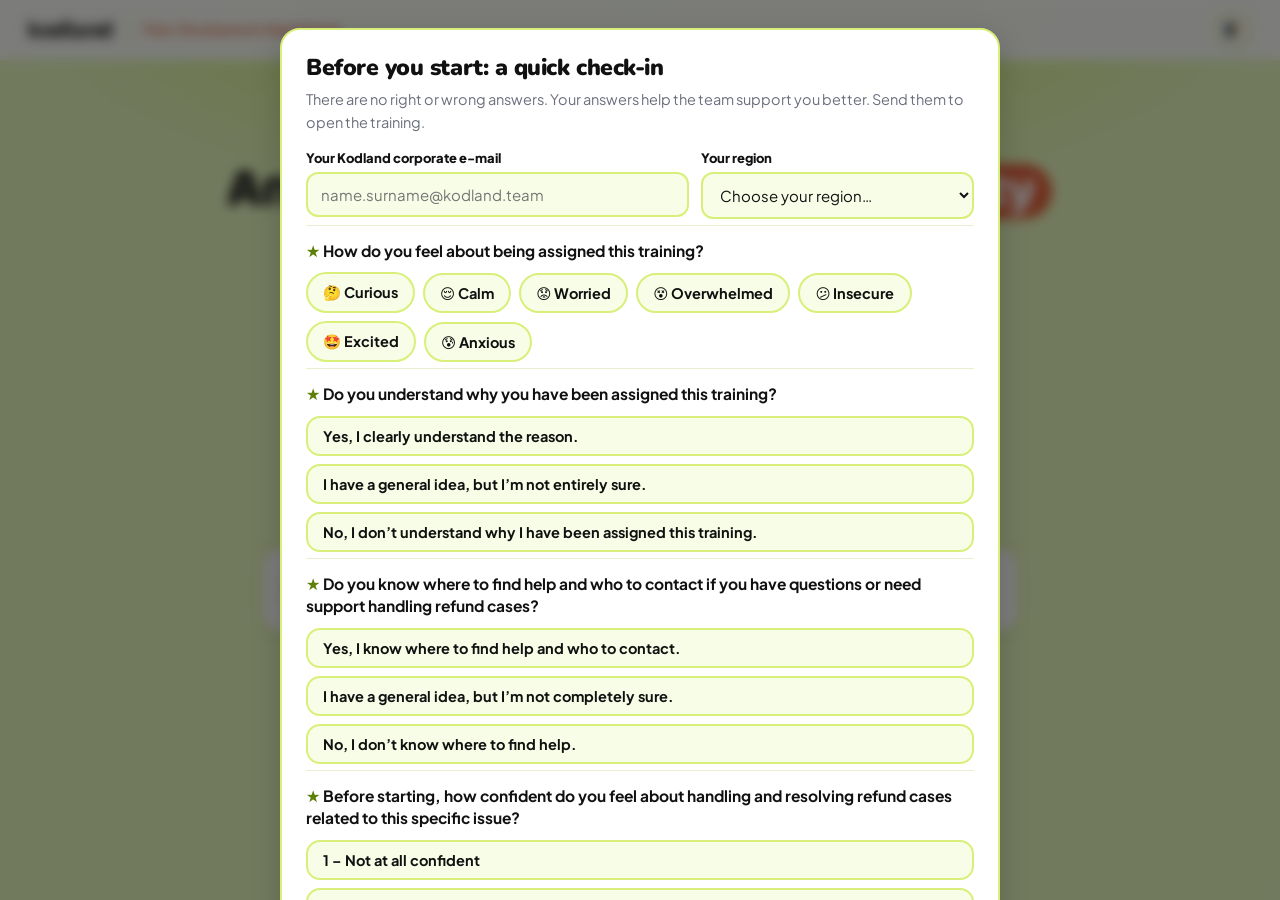
<file: index.html>
<!DOCTYPE html>
<html lang="en">
<head>
<meta charset="UTF-8">
<meta name="viewport" content="width=device-width, initial-scale=1.0">
<title>Mini-Training · Lesson Quality — Kodland Tutor Training</title>
<link rel="preconnect" href="https://fonts.googleapis.com"><link rel="preconnect" href="https://fonts.gstatic.com" crossorigin>
<link href="https://fonts.googleapis.com/css2?family=Baloo+2:wght@600;700;800&family=Inter:wght@400;500;600;700;800&family=Nunito:wght@700;800;900&family=Plus+Jakarta+Sans:wght@400;500;600;700;800&display=swap" rel="stylesheet">
<link rel="stylesheet" href="assets/style.css">
<link rel="stylesheet" href="assets/theme.css">
<style>:root,:root[data-theme="dark"]{--pink:#E4572E;--pink-d:#C2421D;--coral:#E4572E;--coral-d:#C2421D}:root:not([data-theme="dark"]){--pink-l:#FBE7E2}</style>
<script src="assets/td-gate.js" defer></script>
</head>
<body>

<!-- HOME -->
<div id="screen-home" class="screen active">
  <nav class="nav">
    <a class="logo" href="#" onclick="goHome();return false;">
      <span class="logo-mark">kodland</span>
      <span class="logo-div"></span>
      <span class="logo-sub" data-i18n="logoSub"></span>
    </a>
    <div class="nav-r">
      <button class="tbtn" onclick="toggleTheme()">🌓</button>
    </div>
  </nav>
  <div class="hero">
    <div class="hero-inner">
      <div class="eyebrow" data-i18n="heroEyebrow"></div>
      <h1 data-i18n-html="heroTitle"></h1>
      <p data-i18n="heroIntro"></p>
      <div class="hero-art" id="heroArt"></div>
      <div class="hero-cards">
        <div class="hcard"><span class="hc-ic">🧑‍💻</span><div data-i18n-html="heroCard1"></div></div>
        <div class="hcard"><span class="hc-ic">🧪</span><div data-i18n-html="heroCard2"></div></div>
      </div>
      <p class="hero-work" data-i18n="heroWork" style="font-size:14.5px;font-weight:700"></p>
      <button class="start-btn" onclick="goDashboard()" data-i18n="startBtn"></button>
    </div>
  </div>
</div>

<!-- DASHBOARD -->
<div id="screen-path" class="screen">
  <nav class="nav">
    <a class="logo" href="#" onclick="goHome();return false;">
      <span class="logo-mark">kodland</span>
      <span class="logo-div"></span>
      <span class="logo-sub" data-i18n="logoSub"></span>
    </a>
    <div class="nav-r">
      <span id="ntag" style="font-size:13px;color:var(--text-muted);font-weight:700;display:none"></span>
      <button class="tbtn" onclick="devUnlockAll()" data-i18n-title="devTitle" title="">🔓</button>
      <button class="tbtn" onclick="toggleTheme()">🌓</button>
    </div>
  </nav>
  <div class="msec">
    <div class="slbl" data-i18n="pathLabel"></div>
    <div class="pbar"><b id="pbCount">0/6</b><div class="ptrack"><i id="pbFill"></i></div><span data-i18n="pbLabel"></span></div>
    <div class="grid" id="mgrid"></div>
  </div>
</div>

<!-- CONTENT -->
<div id="screen-content" class="screen">
  <nav class="nav">
    <a class="logo" href="#" onclick="goHome();return false;">
      <span class="logo-mark">kodland</span>
      <span class="logo-div"></span>
      <span class="logo-sub" data-i18n="logoSub"></span>
    </a>
    <div class="nav-r">
      <button class="tbtn" onclick="goDashboard()" data-i18n-title="backToPath" title="">🏠</button>
      <button class="tbtn" onclick="toggleTheme()">🌓</button>
    </div>
  </nav>
  <div class="cbody" id="contentBody"></div>
</div>

<!-- RESULTS -->
<div id="screen-results" class="screen">
  <nav class="nav">
    <a class="logo" href="#" onclick="goHome();return false;">
      <span class="logo-mark">kodland</span><span class="logo-div"></span><span class="logo-sub" data-i18n="logoSub"></span>
    </a>
    <div class="nav-r"><button class="tbtn" onclick="toggleTheme()">🌓</button></div>
  </nav>
  <div class="rbody" id="resultsBody"></div>
</div>


<canvas id="confetti"></canvas>

<script>window.PROG_KEY_OVERRIDE='kl-mt-teacher_work-progress'; window.HERO_ART={ill:'shield',orbs:['⭐','🎓','💬','🛟']};</script>
<script src="assets/content-en.js"></script>
<script src="assets/surveys-v2.js"></script>
<script src="assets/engine.js"></script>
</body>
</html>
</file>
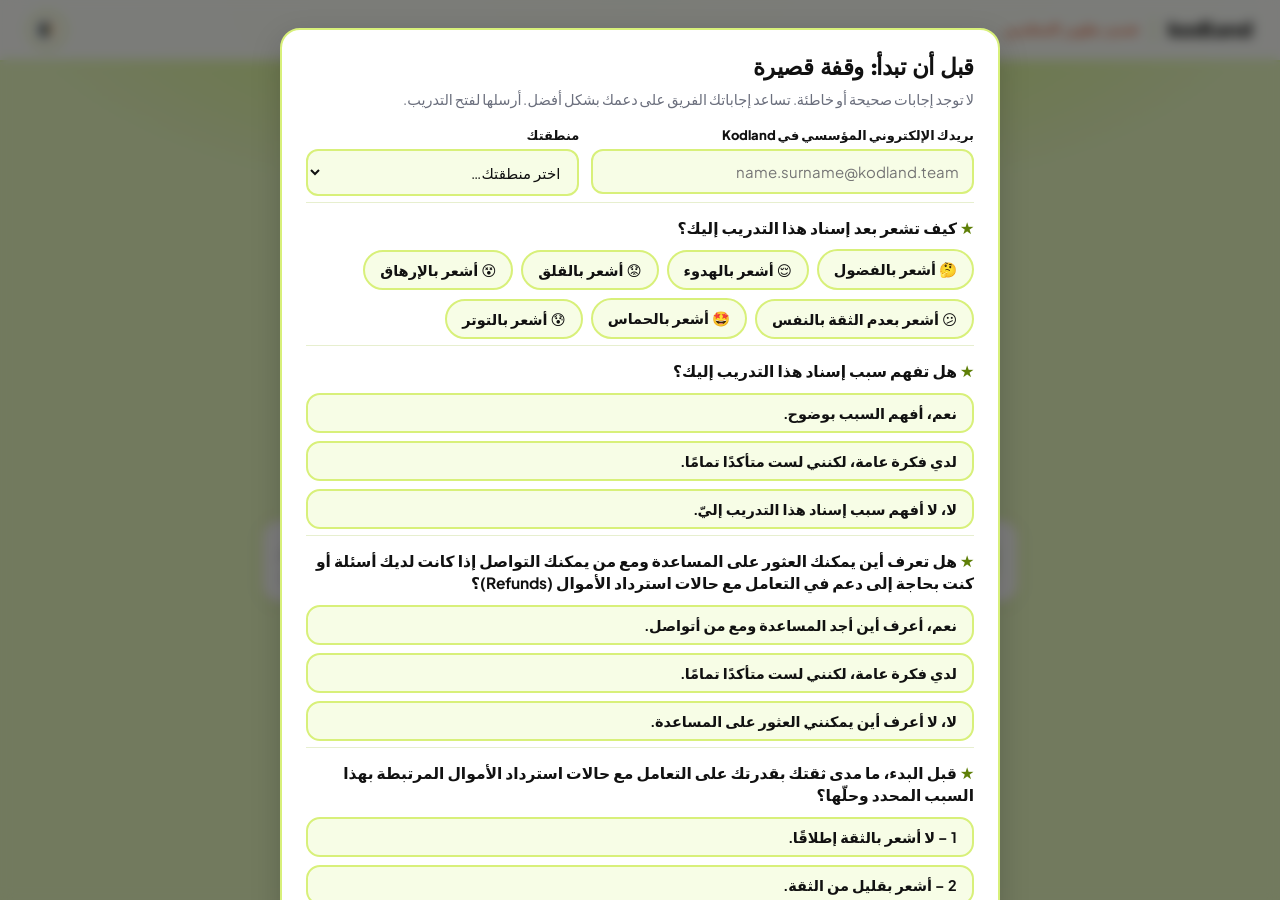
<file: ar.html>
<!DOCTYPE html>
<html lang="ar">
<head>
<meta charset="UTF-8">
<meta name="viewport" content="width=device-width, initial-scale=1.0">
<title>Mini-Training · Lesson Quality — Kodland Tutor Training</title>
<link rel="preconnect" href="https://fonts.googleapis.com"><link rel="preconnect" href="https://fonts.gstatic.com" crossorigin>
<link href="https://fonts.googleapis.com/css2?family=Baloo+2:wght@600;700;800&family=Inter:wght@400;500;600;700;800&family=Nunito:wght@700;800;900&family=Plus+Jakarta+Sans:wght@400;500;600;700;800&display=swap" rel="stylesheet">
<link rel="stylesheet" href="assets/style.css">
<link rel="stylesheet" href="assets/theme.css">
<style>:root,:root[data-theme="dark"]{--pink:#E4572E;--pink-d:#C2421D;--coral:#E4572E;--coral-d:#C2421D}:root:not([data-theme="dark"]){--pink-l:#FBE7E2}</style>
<script src="assets/td-gate.js" defer></script>
</head>
<body>

<!-- HOME -->
<div id="screen-home" class="screen active">
  <nav class="nav">
    <a class="logo" href="#" onclick="goHome();return false;">
      <span class="logo-mark">kodland</span>
      <span class="logo-div"></span>
      <span class="logo-sub" data-i18n="logoSub"></span>
    </a>
    <div class="nav-r">
      <button class="tbtn" onclick="toggleTheme()">🌓</button>
    </div>
  </nav>
  <div class="hero">
    <div class="hero-inner">
      <div class="eyebrow" data-i18n="heroEyebrow"></div>
      <h1 data-i18n-html="heroTitle"></h1>
      <p data-i18n="heroIntro"></p>
      <div class="hero-art" id="heroArt"></div>
      <div class="hero-cards">
        <div class="hcard"><span class="hc-ic">🧑‍💻</span><div data-i18n-html="heroCard1"></div></div>
        <div class="hcard"><span class="hc-ic">🧪</span><div data-i18n-html="heroCard2"></div></div>
      </div>
      <p class="hero-work" data-i18n="heroWork" style="font-size:14.5px;font-weight:700"></p>
      <button class="start-btn" onclick="goDashboard()" data-i18n="startBtn"></button>
    </div>
  </div>
</div>

<!-- DASHBOARD -->
<div id="screen-path" class="screen">
  <nav class="nav">
    <a class="logo" href="#" onclick="goHome();return false;">
      <span class="logo-mark">kodland</span>
      <span class="logo-div"></span>
      <span class="logo-sub" data-i18n="logoSub"></span>
    </a>
    <div class="nav-r">
      <span id="ntag" style="font-size:13px;color:var(--text-muted);font-weight:700;display:none"></span>
      <button class="tbtn" onclick="devUnlockAll()" data-i18n-title="devTitle" title="">🔓</button>
      <button class="tbtn" onclick="toggleTheme()">🌓</button>
    </div>
  </nav>
  <div class="msec">
    <div class="slbl" data-i18n="pathLabel"></div>
    <div class="pbar"><b id="pbCount">0/6</b><div class="ptrack"><i id="pbFill"></i></div><span data-i18n="pbLabel"></span></div>
    <div class="grid" id="mgrid"></div>
  </div>
</div>

<!-- CONTENT -->
<div id="screen-content" class="screen">
  <nav class="nav">
    <a class="logo" href="#" onclick="goHome();return false;">
      <span class="logo-mark">kodland</span>
      <span class="logo-div"></span>
      <span class="logo-sub" data-i18n="logoSub"></span>
    </a>
    <div class="nav-r">
      <button class="tbtn" onclick="goDashboard()" data-i18n-title="backToPath" title="">🏠</button>
      <button class="tbtn" onclick="toggleTheme()">🌓</button>
    </div>
  </nav>
  <div class="cbody" id="contentBody"></div>
</div>

<!-- RESULTS -->
<div id="screen-results" class="screen">
  <nav class="nav">
    <a class="logo" href="#" onclick="goHome();return false;">
      <span class="logo-mark">kodland</span><span class="logo-div"></span><span class="logo-sub" data-i18n="logoSub"></span>
    </a>
    <div class="nav-r"><button class="tbtn" onclick="toggleTheme()">🌓</button></div>
  </nav>
  <div class="rbody" id="resultsBody"></div>
</div>


<canvas id="confetti"></canvas>

<script>window.PROG_KEY_OVERRIDE='kl-mt-teacher_work-progress'; window.HERO_ART={ill:'shield',orbs:['⭐','🎓','💬','🛟']};</script>
<script src="assets/content-ar.js"></script>
<script src="assets/surveys-v2.js"></script>
<script src="assets/engine.js"></script>
</body>
</html>
</file>
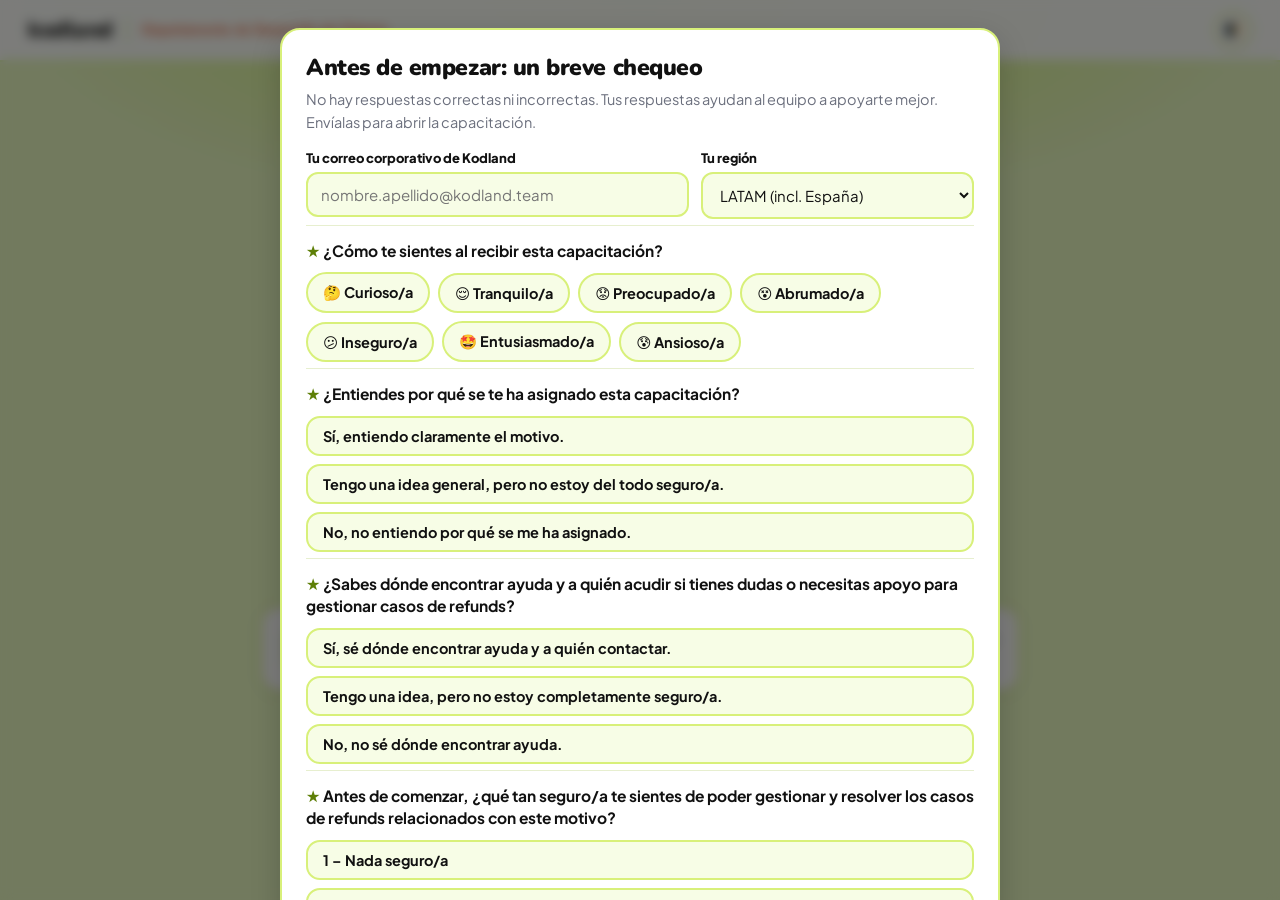
<file: es.html>
<!DOCTYPE html>
<html lang="es">
<head>
<meta charset="UTF-8">
<meta name="viewport" content="width=device-width, initial-scale=1.0">
<title>Mini-Training · Lesson Quality — Kodland Tutor Training</title>
<link rel="preconnect" href="https://fonts.googleapis.com"><link rel="preconnect" href="https://fonts.gstatic.com" crossorigin>
<link href="https://fonts.googleapis.com/css2?family=Baloo+2:wght@600;700;800&family=Inter:wght@400;500;600;700;800&family=Nunito:wght@700;800;900&family=Plus+Jakarta+Sans:wght@400;500;600;700;800&display=swap" rel="stylesheet">
<link rel="stylesheet" href="assets/style.css">
<link rel="stylesheet" href="assets/theme.css">
<style>:root,:root[data-theme="dark"]{--pink:#E4572E;--pink-d:#C2421D;--coral:#E4572E;--coral-d:#C2421D}:root:not([data-theme="dark"]){--pink-l:#FBE7E2}</style>
<script src="assets/td-gate.js" defer></script>
</head>
<body>

<!-- HOME -->
<div id="screen-home" class="screen active">
  <nav class="nav">
    <a class="logo" href="#" onclick="goHome();return false;">
      <span class="logo-mark">kodland</span>
      <span class="logo-div"></span>
      <span class="logo-sub" data-i18n="logoSub"></span>
    </a>
    <div class="nav-r">
      <button class="tbtn" onclick="toggleTheme()">🌓</button>
    </div>
  </nav>
  <div class="hero">
    <div class="hero-inner">
      <div class="eyebrow" data-i18n="heroEyebrow"></div>
      <h1 data-i18n-html="heroTitle"></h1>
      <p data-i18n="heroIntro"></p>
      <div class="hero-art" id="heroArt"></div>
      <div class="hero-cards">
        <div class="hcard"><span class="hc-ic">🧑‍💻</span><div data-i18n-html="heroCard1"></div></div>
        <div class="hcard"><span class="hc-ic">🧪</span><div data-i18n-html="heroCard2"></div></div>
      </div>
      <p class="hero-work" data-i18n="heroWork" style="font-size:14.5px;font-weight:700"></p>
      <button class="start-btn" onclick="goDashboard()" data-i18n="startBtn"></button>
    </div>
  </div>
</div>

<!-- DASHBOARD -->
<div id="screen-path" class="screen">
  <nav class="nav">
    <a class="logo" href="#" onclick="goHome();return false;">
      <span class="logo-mark">kodland</span>
      <span class="logo-div"></span>
      <span class="logo-sub" data-i18n="logoSub"></span>
    </a>
    <div class="nav-r">
      <span id="ntag" style="font-size:13px;color:var(--text-muted);font-weight:700;display:none"></span>
      <button class="tbtn" onclick="devUnlockAll()" data-i18n-title="devTitle" title="">🔓</button>
      <button class="tbtn" onclick="toggleTheme()">🌓</button>
    </div>
  </nav>
  <div class="msec">
    <div class="slbl" data-i18n="pathLabel"></div>
    <div class="pbar"><b id="pbCount">0/6</b><div class="ptrack"><i id="pbFill"></i></div><span data-i18n="pbLabel"></span></div>
    <div class="grid" id="mgrid"></div>
  </div>
</div>

<!-- CONTENT -->
<div id="screen-content" class="screen">
  <nav class="nav">
    <a class="logo" href="#" onclick="goHome();return false;">
      <span class="logo-mark">kodland</span>
      <span class="logo-div"></span>
      <span class="logo-sub" data-i18n="logoSub"></span>
    </a>
    <div class="nav-r">
      <button class="tbtn" onclick="goDashboard()" data-i18n-title="backToPath" title="">🏠</button>
      <button class="tbtn" onclick="toggleTheme()">🌓</button>
    </div>
  </nav>
  <div class="cbody" id="contentBody"></div>
</div>

<!-- RESULTS -->
<div id="screen-results" class="screen">
  <nav class="nav">
    <a class="logo" href="#" onclick="goHome();return false;">
      <span class="logo-mark">kodland</span><span class="logo-div"></span><span class="logo-sub" data-i18n="logoSub"></span>
    </a>
    <div class="nav-r"><button class="tbtn" onclick="toggleTheme()">🌓</button></div>
  </nav>
  <div class="rbody" id="resultsBody"></div>
</div>


<canvas id="confetti"></canvas>

<script>window.PROG_KEY_OVERRIDE='kl-mt-teacher_work-progress'; window.HERO_ART={ill:'shield',orbs:['⭐','🎓','💬','🛟']};</script>
<script src="assets/content-es.js"></script>
<script src="assets/surveys-v2.js"></script>
<script src="assets/engine.js"></script>
</body>
</html>
</file>
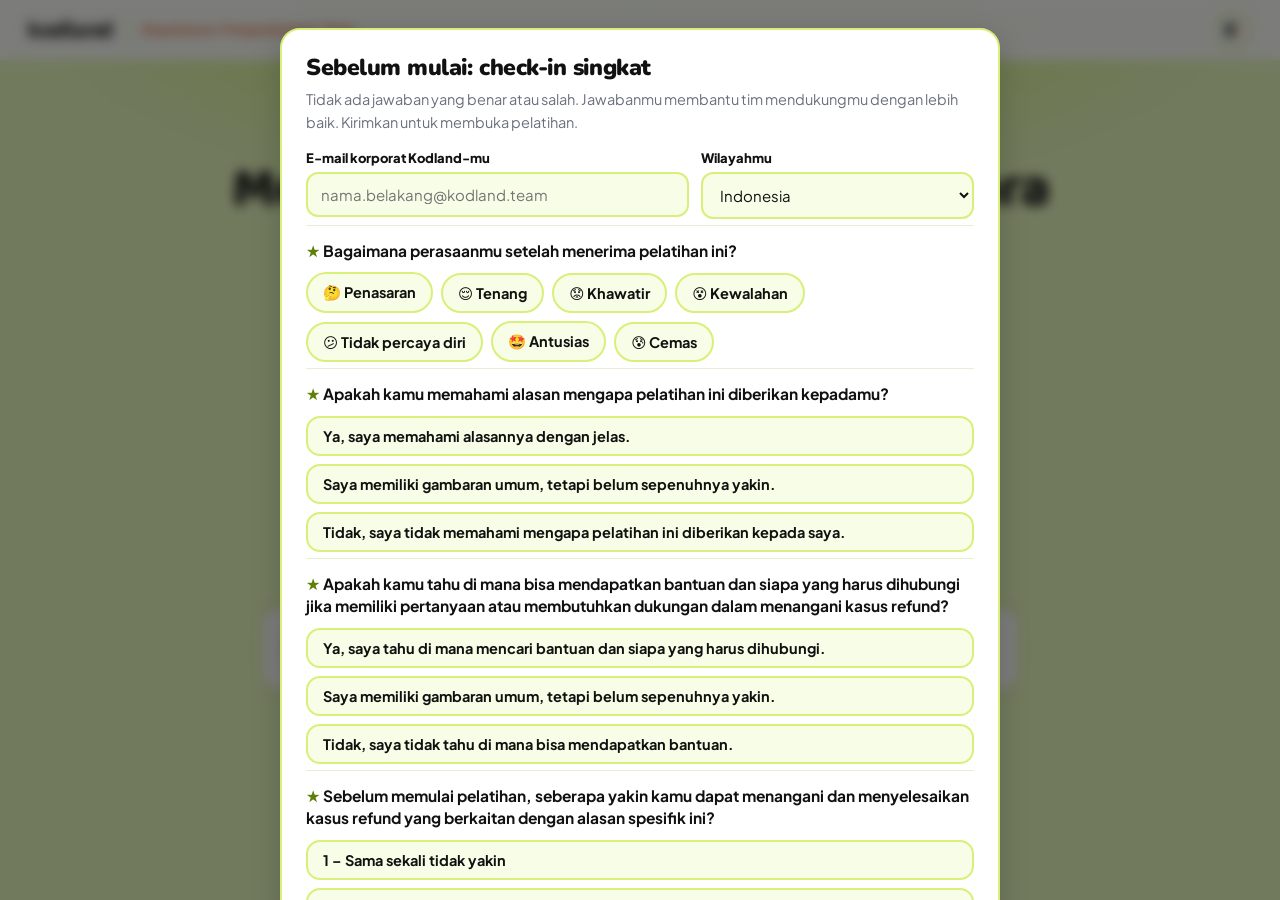
<file: id.html>
<!DOCTYPE html>
<html lang="id">
<head>
<meta charset="UTF-8">
<meta name="viewport" content="width=device-width, initial-scale=1.0">
<title>Mini-Training · Lesson Quality — Kodland Tutor Training</title>
<link rel="preconnect" href="https://fonts.googleapis.com"><link rel="preconnect" href="https://fonts.gstatic.com" crossorigin>
<link href="https://fonts.googleapis.com/css2?family=Baloo+2:wght@600;700;800&family=Inter:wght@400;500;600;700;800&family=Nunito:wght@700;800;900&family=Plus+Jakarta+Sans:wght@400;500;600;700;800&display=swap" rel="stylesheet">
<link rel="stylesheet" href="assets/style.css">
<link rel="stylesheet" href="assets/theme.css">
<style>:root,:root[data-theme="dark"]{--pink:#E4572E;--pink-d:#C2421D;--coral:#E4572E;--coral-d:#C2421D}:root:not([data-theme="dark"]){--pink-l:#FBE7E2}</style>
<script src="assets/td-gate.js" defer></script>
</head>
<body>

<!-- HOME -->
<div id="screen-home" class="screen active">
  <nav class="nav">
    <a class="logo" href="#" onclick="goHome();return false;">
      <span class="logo-mark">kodland</span>
      <span class="logo-div"></span>
      <span class="logo-sub" data-i18n="logoSub"></span>
    </a>
    <div class="nav-r">
      <button class="tbtn" onclick="toggleTheme()">🌓</button>
    </div>
  </nav>
  <div class="hero">
    <div class="hero-inner">
      <div class="eyebrow" data-i18n="heroEyebrow"></div>
      <h1 data-i18n-html="heroTitle"></h1>
      <p data-i18n="heroIntro"></p>
      <div class="hero-art" id="heroArt"></div>
      <div class="hero-cards">
        <div class="hcard"><span class="hc-ic">🧑‍💻</span><div data-i18n-html="heroCard1"></div></div>
        <div class="hcard"><span class="hc-ic">🧪</span><div data-i18n-html="heroCard2"></div></div>
      </div>
      <p class="hero-work" data-i18n="heroWork" style="font-size:14.5px;font-weight:700"></p>
      <button class="start-btn" onclick="goDashboard()" data-i18n="startBtn"></button>
    </div>
  </div>
</div>

<!-- DASHBOARD -->
<div id="screen-path" class="screen">
  <nav class="nav">
    <a class="logo" href="#" onclick="goHome();return false;">
      <span class="logo-mark">kodland</span>
      <span class="logo-div"></span>
      <span class="logo-sub" data-i18n="logoSub"></span>
    </a>
    <div class="nav-r">
      <span id="ntag" style="font-size:13px;color:var(--text-muted);font-weight:700;display:none"></span>
      <button class="tbtn" onclick="devUnlockAll()" data-i18n-title="devTitle" title="">🔓</button>
      <button class="tbtn" onclick="toggleTheme()">🌓</button>
    </div>
  </nav>
  <div class="msec">
    <div class="slbl" data-i18n="pathLabel"></div>
    <div class="pbar"><b id="pbCount">0/6</b><div class="ptrack"><i id="pbFill"></i></div><span data-i18n="pbLabel"></span></div>
    <div class="grid" id="mgrid"></div>
  </div>
</div>

<!-- CONTENT -->
<div id="screen-content" class="screen">
  <nav class="nav">
    <a class="logo" href="#" onclick="goHome();return false;">
      <span class="logo-mark">kodland</span>
      <span class="logo-div"></span>
      <span class="logo-sub" data-i18n="logoSub"></span>
    </a>
    <div class="nav-r">
      <button class="tbtn" onclick="goDashboard()" data-i18n-title="backToPath" title="">🏠</button>
      <button class="tbtn" onclick="toggleTheme()">🌓</button>
    </div>
  </nav>
  <div class="cbody" id="contentBody"></div>
</div>

<!-- RESULTS -->
<div id="screen-results" class="screen">
  <nav class="nav">
    <a class="logo" href="#" onclick="goHome();return false;">
      <span class="logo-mark">kodland</span><span class="logo-div"></span><span class="logo-sub" data-i18n="logoSub"></span>
    </a>
    <div class="nav-r"><button class="tbtn" onclick="toggleTheme()">🌓</button></div>
  </nav>
  <div class="rbody" id="resultsBody"></div>
</div>


<canvas id="confetti"></canvas>

<script>window.PROG_KEY_OVERRIDE='kl-mt-teacher_work-progress'; window.HERO_ART={ill:'shield',orbs:['⭐','🎓','💬','🛟']};</script>
<script src="assets/content-id.js"></script>
<script src="assets/surveys-v2.js"></script>
<script src="assets/engine.js"></script>
</body>
</html>
</file>
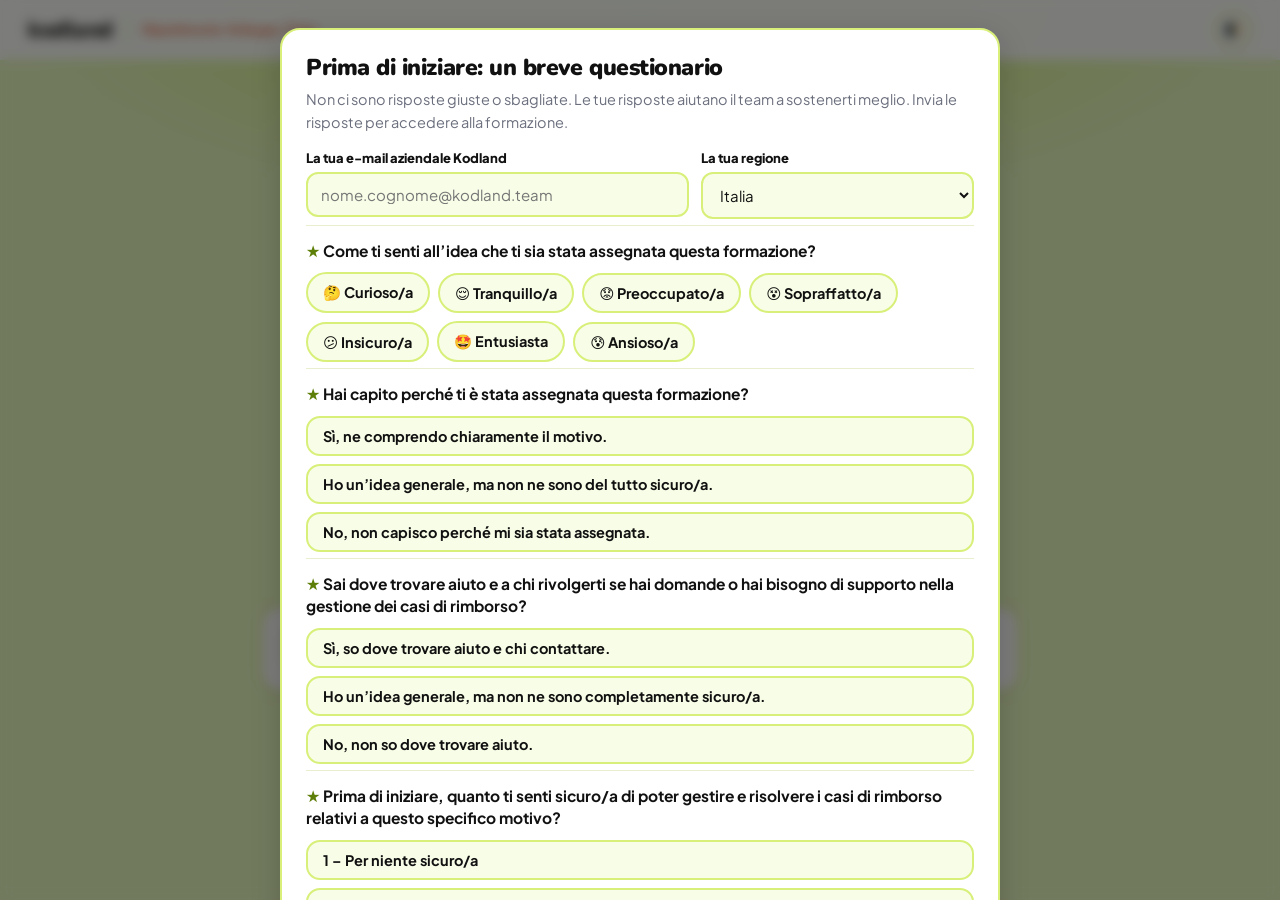
<file: it.html>
<!DOCTYPE html>
<html lang="it">
<head>
<meta charset="UTF-8">
<meta name="viewport" content="width=device-width, initial-scale=1.0">
<title>Mini-Training · Lesson Quality — Kodland Tutor Training</title>
<link rel="preconnect" href="https://fonts.googleapis.com"><link rel="preconnect" href="https://fonts.gstatic.com" crossorigin>
<link href="https://fonts.googleapis.com/css2?family=Baloo+2:wght@600;700;800&family=Inter:wght@400;500;600;700;800&family=Nunito:wght@700;800;900&family=Plus+Jakarta+Sans:wght@400;500;600;700;800&display=swap" rel="stylesheet">
<link rel="stylesheet" href="assets/style.css">
<link rel="stylesheet" href="assets/theme.css">
<style>:root,:root[data-theme="dark"]{--pink:#E4572E;--pink-d:#C2421D;--coral:#E4572E;--coral-d:#C2421D}:root:not([data-theme="dark"]){--pink-l:#FBE7E2}</style>
<script src="assets/td-gate.js" defer></script>
</head>
<body>

<!-- HOME -->
<div id="screen-home" class="screen active">
  <nav class="nav">
    <a class="logo" href="#" onclick="goHome();return false;">
      <span class="logo-mark">kodland</span>
      <span class="logo-div"></span>
      <span class="logo-sub" data-i18n="logoSub"></span>
    </a>
    <div class="nav-r">
      <button class="tbtn" onclick="toggleTheme()">🌓</button>
    </div>
  </nav>
  <div class="hero">
    <div class="hero-inner">
      <div class="eyebrow" data-i18n="heroEyebrow"></div>
      <h1 data-i18n-html="heroTitle"></h1>
      <p data-i18n="heroIntro"></p>
      <div class="hero-art" id="heroArt"></div>
      <div class="hero-cards">
        <div class="hcard"><span class="hc-ic">🧑‍💻</span><div data-i18n-html="heroCard1"></div></div>
        <div class="hcard"><span class="hc-ic">🧪</span><div data-i18n-html="heroCard2"></div></div>
      </div>
      <p class="hero-work" data-i18n="heroWork" style="font-size:14.5px;font-weight:700"></p>
      <button class="start-btn" onclick="goDashboard()" data-i18n="startBtn"></button>
    </div>
  </div>
</div>

<!-- DASHBOARD -->
<div id="screen-path" class="screen">
  <nav class="nav">
    <a class="logo" href="#" onclick="goHome();return false;">
      <span class="logo-mark">kodland</span>
      <span class="logo-div"></span>
      <span class="logo-sub" data-i18n="logoSub"></span>
    </a>
    <div class="nav-r">
      <span id="ntag" style="font-size:13px;color:var(--text-muted);font-weight:700;display:none"></span>
      <button class="tbtn" onclick="devUnlockAll()" data-i18n-title="devTitle" title="">🔓</button>
      <button class="tbtn" onclick="toggleTheme()">🌓</button>
    </div>
  </nav>
  <div class="msec">
    <div class="slbl" data-i18n="pathLabel"></div>
    <div class="pbar"><b id="pbCount">0/6</b><div class="ptrack"><i id="pbFill"></i></div><span data-i18n="pbLabel"></span></div>
    <div class="grid" id="mgrid"></div>
  </div>
</div>

<!-- CONTENT -->
<div id="screen-content" class="screen">
  <nav class="nav">
    <a class="logo" href="#" onclick="goHome();return false;">
      <span class="logo-mark">kodland</span>
      <span class="logo-div"></span>
      <span class="logo-sub" data-i18n="logoSub"></span>
    </a>
    <div class="nav-r">
      <button class="tbtn" onclick="goDashboard()" data-i18n-title="backToPath" title="">🏠</button>
      <button class="tbtn" onclick="toggleTheme()">🌓</button>
    </div>
  </nav>
  <div class="cbody" id="contentBody"></div>
</div>

<!-- RESULTS -->
<div id="screen-results" class="screen">
  <nav class="nav">
    <a class="logo" href="#" onclick="goHome();return false;">
      <span class="logo-mark">kodland</span><span class="logo-div"></span><span class="logo-sub" data-i18n="logoSub"></span>
    </a>
    <div class="nav-r"><button class="tbtn" onclick="toggleTheme()">🌓</button></div>
  </nav>
  <div class="rbody" id="resultsBody"></div>
</div>


<canvas id="confetti"></canvas>

<script>window.PROG_KEY_OVERRIDE='kl-mt-teacher_work-progress'; window.HERO_ART={ill:'shield',orbs:['⭐','🎓','💬','🛟']};</script>
<script src="assets/content-it.js"></script>
<script src="assets/surveys-v2.js"></script>
<script src="assets/engine.js"></script>
</body>
</html>
</file>
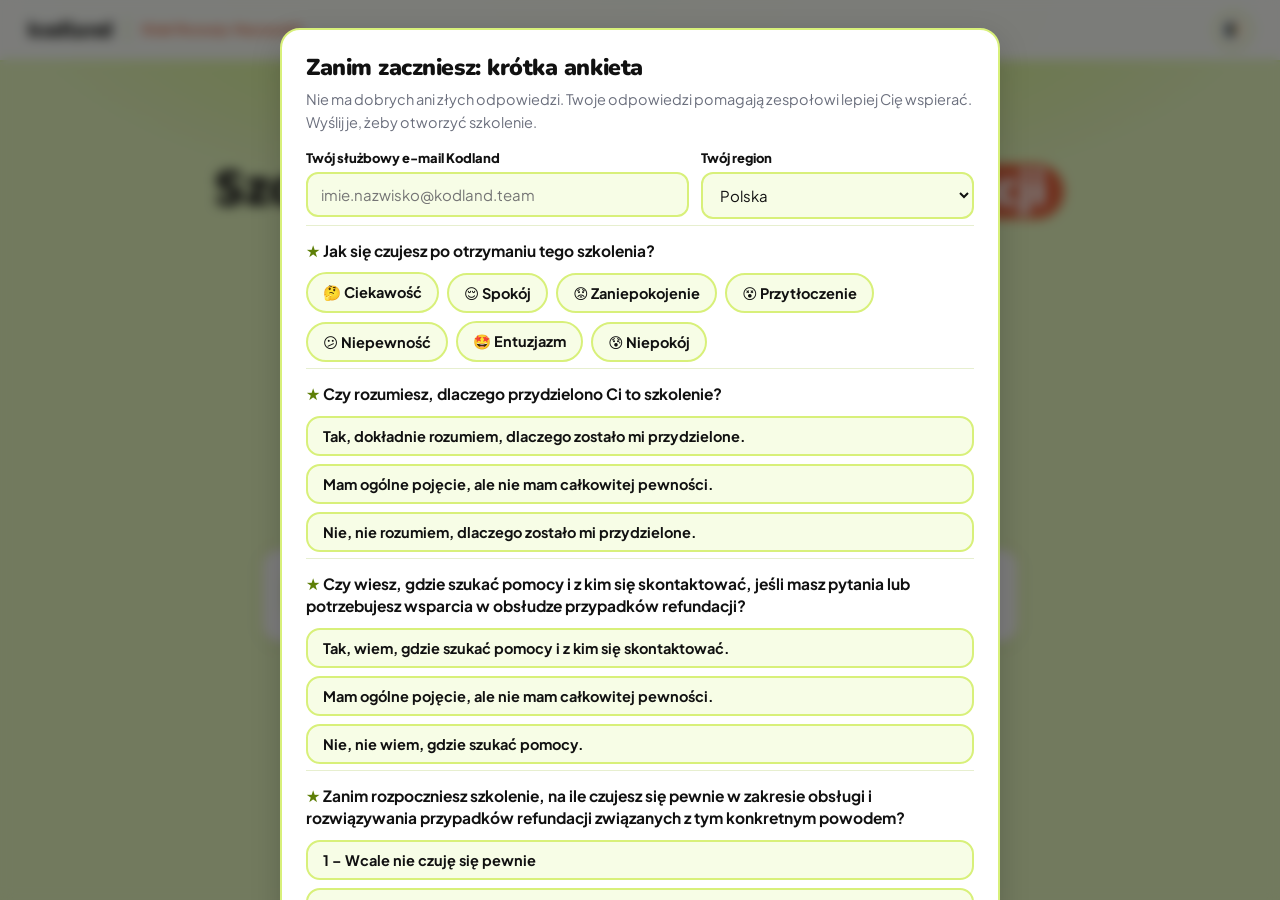
<file: pl.html>
<!DOCTYPE html>
<html lang="pl">
<head>
<meta charset="UTF-8">
<meta name="viewport" content="width=device-width, initial-scale=1.0">
<title>Mini-Training · Lesson Quality — Kodland Tutor Training</title>
<link rel="preconnect" href="https://fonts.googleapis.com"><link rel="preconnect" href="https://fonts.gstatic.com" crossorigin>
<link href="https://fonts.googleapis.com/css2?family=Baloo+2:wght@600;700;800&family=Inter:wght@400;500;600;700;800&family=Nunito:wght@700;800;900&family=Plus+Jakarta+Sans:wght@400;500;600;700;800&display=swap" rel="stylesheet">
<link rel="stylesheet" href="assets/style.css">
<link rel="stylesheet" href="assets/theme.css">
<style>:root,:root[data-theme="dark"]{--pink:#E4572E;--pink-d:#C2421D;--coral:#E4572E;--coral-d:#C2421D}:root:not([data-theme="dark"]){--pink-l:#FBE7E2}</style>
<script src="assets/td-gate.js" defer></script>
</head>
<body>

<!-- HOME -->
<div id="screen-home" class="screen active">
  <nav class="nav">
    <a class="logo" href="#" onclick="goHome();return false;">
      <span class="logo-mark">kodland</span>
      <span class="logo-div"></span>
      <span class="logo-sub" data-i18n="logoSub"></span>
    </a>
    <div class="nav-r">
      <button class="tbtn" onclick="toggleTheme()">🌓</button>
    </div>
  </nav>
  <div class="hero">
    <div class="hero-inner">
      <div class="eyebrow" data-i18n="heroEyebrow"></div>
      <h1 data-i18n-html="heroTitle"></h1>
      <p data-i18n="heroIntro"></p>
      <div class="hero-art" id="heroArt"></div>
      <div class="hero-cards">
        <div class="hcard"><span class="hc-ic">🧑‍💻</span><div data-i18n-html="heroCard1"></div></div>
        <div class="hcard"><span class="hc-ic">🧪</span><div data-i18n-html="heroCard2"></div></div>
      </div>
      <p class="hero-work" data-i18n="heroWork" style="font-size:14.5px;font-weight:700"></p>
      <button class="start-btn" onclick="goDashboard()" data-i18n="startBtn"></button>
    </div>
  </div>
</div>

<!-- DASHBOARD -->
<div id="screen-path" class="screen">
  <nav class="nav">
    <a class="logo" href="#" onclick="goHome();return false;">
      <span class="logo-mark">kodland</span>
      <span class="logo-div"></span>
      <span class="logo-sub" data-i18n="logoSub"></span>
    </a>
    <div class="nav-r">
      <span id="ntag" style="font-size:13px;color:var(--text-muted);font-weight:700;display:none"></span>
      <button class="tbtn" onclick="devUnlockAll()" data-i18n-title="devTitle" title="">🔓</button>
      <button class="tbtn" onclick="toggleTheme()">🌓</button>
    </div>
  </nav>
  <div class="msec">
    <div class="slbl" data-i18n="pathLabel"></div>
    <div class="pbar"><b id="pbCount">0/6</b><div class="ptrack"><i id="pbFill"></i></div><span data-i18n="pbLabel"></span></div>
    <div class="grid" id="mgrid"></div>
  </div>
</div>

<!-- CONTENT -->
<div id="screen-content" class="screen">
  <nav class="nav">
    <a class="logo" href="#" onclick="goHome();return false;">
      <span class="logo-mark">kodland</span>
      <span class="logo-div"></span>
      <span class="logo-sub" data-i18n="logoSub"></span>
    </a>
    <div class="nav-r">
      <button class="tbtn" onclick="goDashboard()" data-i18n-title="backToPath" title="">🏠</button>
      <button class="tbtn" onclick="toggleTheme()">🌓</button>
    </div>
  </nav>
  <div class="cbody" id="contentBody"></div>
</div>

<!-- RESULTS -->
<div id="screen-results" class="screen">
  <nav class="nav">
    <a class="logo" href="#" onclick="goHome();return false;">
      <span class="logo-mark">kodland</span><span class="logo-div"></span><span class="logo-sub" data-i18n="logoSub"></span>
    </a>
    <div class="nav-r"><button class="tbtn" onclick="toggleTheme()">🌓</button></div>
  </nav>
  <div class="rbody" id="resultsBody"></div>
</div>


<canvas id="confetti"></canvas>

<script>window.PROG_KEY_OVERRIDE='kl-mt-teacher_work-progress'; window.HERO_ART={ill:'shield',orbs:['⭐','🎓','💬','🛟']};</script>
<script src="assets/content-pl.js"></script>
<script src="assets/surveys-v2.js"></script>
<script src="assets/engine.js"></script>
</body>
</html>
</file>
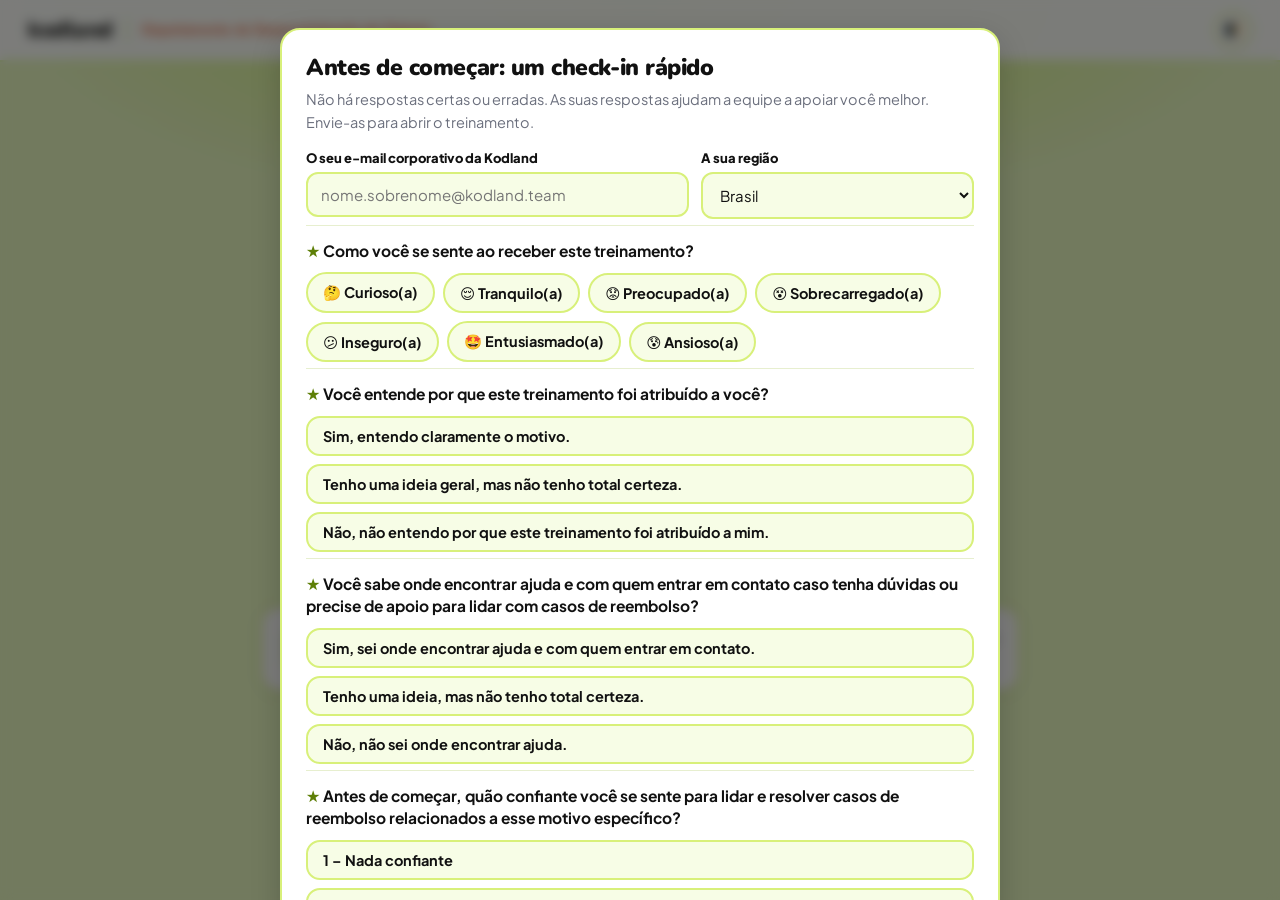
<file: pt.html>
<!DOCTYPE html>
<html lang="pt">
<head>
<meta charset="UTF-8">
<meta name="viewport" content="width=device-width, initial-scale=1.0">
<title>Mini-Training · Lesson Quality — Kodland Tutor Training</title>
<link rel="preconnect" href="https://fonts.googleapis.com"><link rel="preconnect" href="https://fonts.gstatic.com" crossorigin>
<link href="https://fonts.googleapis.com/css2?family=Baloo+2:wght@600;700;800&family=Inter:wght@400;500;600;700;800&family=Nunito:wght@700;800;900&family=Plus+Jakarta+Sans:wght@400;500;600;700;800&display=swap" rel="stylesheet">
<link rel="stylesheet" href="assets/style.css">
<link rel="stylesheet" href="assets/theme.css">
<style>:root,:root[data-theme="dark"]{--pink:#E4572E;--pink-d:#C2421D;--coral:#E4572E;--coral-d:#C2421D}:root:not([data-theme="dark"]){--pink-l:#FBE7E2}</style>
<script src="assets/td-gate.js" defer></script>
</head>
<body>

<!-- HOME -->
<div id="screen-home" class="screen active">
  <nav class="nav">
    <a class="logo" href="#" onclick="goHome();return false;">
      <span class="logo-mark">kodland</span>
      <span class="logo-div"></span>
      <span class="logo-sub" data-i18n="logoSub"></span>
    </a>
    <div class="nav-r">
      <button class="tbtn" onclick="toggleTheme()">🌓</button>
    </div>
  </nav>
  <div class="hero">
    <div class="hero-inner">
      <div class="eyebrow" data-i18n="heroEyebrow"></div>
      <h1 data-i18n-html="heroTitle"></h1>
      <p data-i18n="heroIntro"></p>
      <div class="hero-art" id="heroArt"></div>
      <div class="hero-cards">
        <div class="hcard"><span class="hc-ic">🧑‍💻</span><div data-i18n-html="heroCard1"></div></div>
        <div class="hcard"><span class="hc-ic">🧪</span><div data-i18n-html="heroCard2"></div></div>
      </div>
      <p class="hero-work" data-i18n="heroWork" style="font-size:14.5px;font-weight:700"></p>
      <button class="start-btn" onclick="goDashboard()" data-i18n="startBtn"></button>
    </div>
  </div>
</div>

<!-- DASHBOARD -->
<div id="screen-path" class="screen">
  <nav class="nav">
    <a class="logo" href="#" onclick="goHome();return false;">
      <span class="logo-mark">kodland</span>
      <span class="logo-div"></span>
      <span class="logo-sub" data-i18n="logoSub"></span>
    </a>
    <div class="nav-r">
      <span id="ntag" style="font-size:13px;color:var(--text-muted);font-weight:700;display:none"></span>
      <button class="tbtn" onclick="devUnlockAll()" data-i18n-title="devTitle" title="">🔓</button>
      <button class="tbtn" onclick="toggleTheme()">🌓</button>
    </div>
  </nav>
  <div class="msec">
    <div class="slbl" data-i18n="pathLabel"></div>
    <div class="pbar"><b id="pbCount">0/6</b><div class="ptrack"><i id="pbFill"></i></div><span data-i18n="pbLabel"></span></div>
    <div class="grid" id="mgrid"></div>
  </div>
</div>

<!-- CONTENT -->
<div id="screen-content" class="screen">
  <nav class="nav">
    <a class="logo" href="#" onclick="goHome();return false;">
      <span class="logo-mark">kodland</span>
      <span class="logo-div"></span>
      <span class="logo-sub" data-i18n="logoSub"></span>
    </a>
    <div class="nav-r">
      <button class="tbtn" onclick="goDashboard()" data-i18n-title="backToPath" title="">🏠</button>
      <button class="tbtn" onclick="toggleTheme()">🌓</button>
    </div>
  </nav>
  <div class="cbody" id="contentBody"></div>
</div>

<!-- RESULTS -->
<div id="screen-results" class="screen">
  <nav class="nav">
    <a class="logo" href="#" onclick="goHome();return false;">
      <span class="logo-mark">kodland</span><span class="logo-div"></span><span class="logo-sub" data-i18n="logoSub"></span>
    </a>
    <div class="nav-r"><button class="tbtn" onclick="toggleTheme()">🌓</button></div>
  </nav>
  <div class="rbody" id="resultsBody"></div>
</div>


<canvas id="confetti"></canvas>

<script>window.PROG_KEY_OVERRIDE='kl-mt-teacher_work-progress'; window.HERO_ART={ill:'shield',orbs:['⭐','🎓','💬','🛟']};</script>
<script src="assets/content-pt.js"></script>
<script src="assets/surveys-v2.js"></script>
<script src="assets/engine.js"></script>
</body>
</html>
</file>
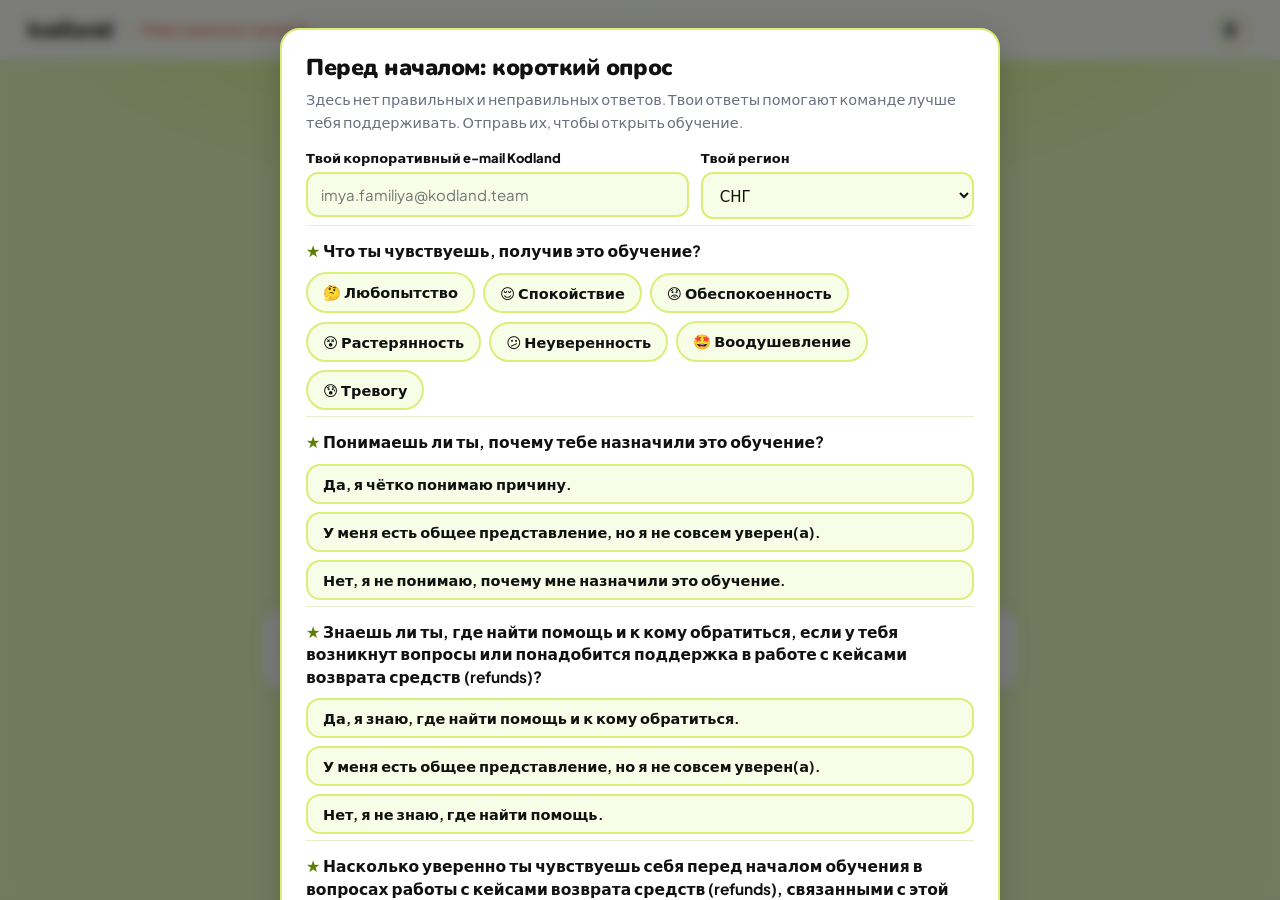
<file: ru.html>
<!DOCTYPE html>
<html lang="ru">
<head>
<meta charset="UTF-8">
<meta name="viewport" content="width=device-width, initial-scale=1.0">
<title>Mini-Training · Lesson Quality — Kodland Tutor Training</title>
<link rel="preconnect" href="https://fonts.googleapis.com"><link rel="preconnect" href="https://fonts.gstatic.com" crossorigin>
<link href="https://fonts.googleapis.com/css2?family=Baloo+2:wght@600;700;800&family=Inter:wght@400;500;600;700;800&family=Nunito:wght@700;800;900&family=Plus+Jakarta+Sans:wght@400;500;600;700;800&display=swap" rel="stylesheet">
<link rel="stylesheet" href="assets/style.css">
<link rel="stylesheet" href="assets/theme.css">
<style>:root,:root[data-theme="dark"]{--pink:#E4572E;--pink-d:#C2421D;--coral:#E4572E;--coral-d:#C2421D}:root:not([data-theme="dark"]){--pink-l:#FBE7E2}</style>
<script src="assets/td-gate.js" defer></script>
</head>
<body>

<!-- HOME -->
<div id="screen-home" class="screen active">
  <nav class="nav">
    <a class="logo" href="#" onclick="goHome();return false;">
      <span class="logo-mark">kodland</span>
      <span class="logo-div"></span>
      <span class="logo-sub" data-i18n="logoSub"></span>
    </a>
    <div class="nav-r">
      <button class="tbtn" onclick="toggleTheme()">🌓</button>
    </div>
  </nav>
  <div class="hero">
    <div class="hero-inner">
      <div class="eyebrow" data-i18n="heroEyebrow"></div>
      <h1 data-i18n-html="heroTitle"></h1>
      <p data-i18n="heroIntro"></p>
      <div class="hero-art" id="heroArt"></div>
      <div class="hero-cards">
        <div class="hcard"><span class="hc-ic">🧑‍💻</span><div data-i18n-html="heroCard1"></div></div>
        <div class="hcard"><span class="hc-ic">🧪</span><div data-i18n-html="heroCard2"></div></div>
      </div>
      <p class="hero-work" data-i18n="heroWork" style="font-size:14.5px;font-weight:700"></p>
      <button class="start-btn" onclick="goDashboard()" data-i18n="startBtn"></button>
    </div>
  </div>
</div>

<!-- DASHBOARD -->
<div id="screen-path" class="screen">
  <nav class="nav">
    <a class="logo" href="#" onclick="goHome();return false;">
      <span class="logo-mark">kodland</span>
      <span class="logo-div"></span>
      <span class="logo-sub" data-i18n="logoSub"></span>
    </a>
    <div class="nav-r">
      <span id="ntag" style="font-size:13px;color:var(--text-muted);font-weight:700;display:none"></span>
      <button class="tbtn" onclick="devUnlockAll()" data-i18n-title="devTitle" title="">🔓</button>
      <button class="tbtn" onclick="toggleTheme()">🌓</button>
    </div>
  </nav>
  <div class="msec">
    <div class="slbl" data-i18n="pathLabel"></div>
    <div class="pbar"><b id="pbCount">0/6</b><div class="ptrack"><i id="pbFill"></i></div><span data-i18n="pbLabel"></span></div>
    <div class="grid" id="mgrid"></div>
  </div>
</div>

<!-- CONTENT -->
<div id="screen-content" class="screen">
  <nav class="nav">
    <a class="logo" href="#" onclick="goHome();return false;">
      <span class="logo-mark">kodland</span>
      <span class="logo-div"></span>
      <span class="logo-sub" data-i18n="logoSub"></span>
    </a>
    <div class="nav-r">
      <button class="tbtn" onclick="goDashboard()" data-i18n-title="backToPath" title="">🏠</button>
      <button class="tbtn" onclick="toggleTheme()">🌓</button>
    </div>
  </nav>
  <div class="cbody" id="contentBody"></div>
</div>

<!-- RESULTS -->
<div id="screen-results" class="screen">
  <nav class="nav">
    <a class="logo" href="#" onclick="goHome();return false;">
      <span class="logo-mark">kodland</span><span class="logo-div"></span><span class="logo-sub" data-i18n="logoSub"></span>
    </a>
    <div class="nav-r"><button class="tbtn" onclick="toggleTheme()">🌓</button></div>
  </nav>
  <div class="rbody" id="resultsBody"></div>
</div>


<canvas id="confetti"></canvas>

<script>window.PROG_KEY_OVERRIDE='kl-mt-teacher_work-progress'; window.HERO_ART={ill:'shield',orbs:['⭐','🎓','💬','🛟']};</script>
<script src="assets/content-ru.js"></script>
<script src="assets/surveys-v2.js"></script>
<script src="assets/engine.js"></script>
</body>
</html>
</file>
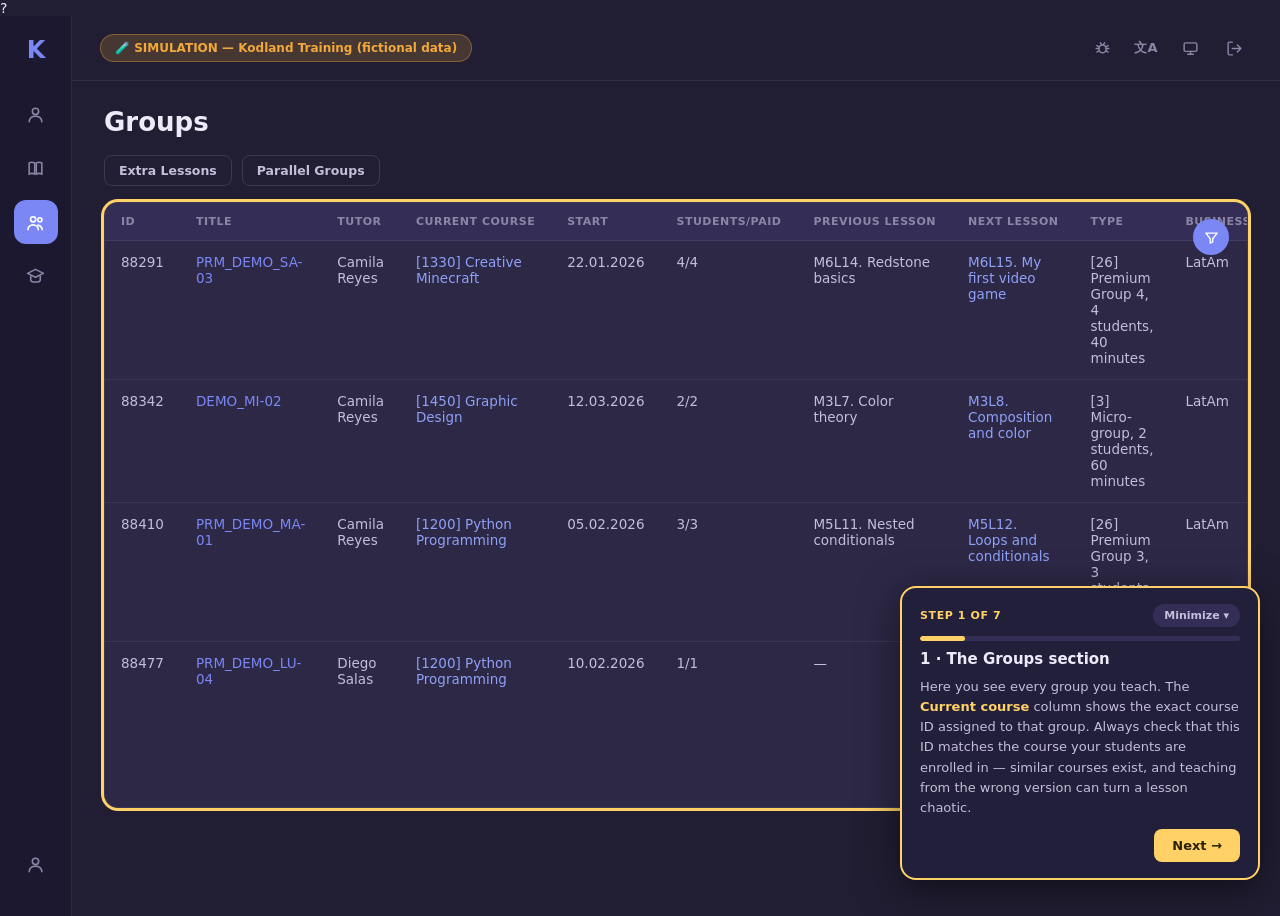
<file: Simulacion_BO_CourseMaterial.html>
?<!DOCTYPE html>
<html lang="en">
<head>
<meta charset="UTF-8">
<meta name="viewport" content="width=device-width, initial-scale=1.0">
<title>BO Simulation — Kodland Training</title>
<style>
:root{
  --bg:#211E33; --sidebar:#1B1830; --card:#2C2846; --card2:#342E56; --card3:#3A3460;
  --border:rgba(255,255,255,.07); --border2:rgba(255,255,255,.12);
  --text:#EDEAF9; --text2:#C3BEDA; --muted:#8B85A6;
  --accent:#7B87F5; --accent-d:#6067D8; --accent-bg:rgba(123,135,245,.15);
  --green:#34D399; --green-bg:rgba(52,211,153,.15);
  --orange:#F2A93B; --orange-bg:rgba(242,169,59,.18);
  --red:#F2716D; --red-bg:rgba(242,113,109,.15); --grey-bg:#413A66; --grey-t:#B4AFC9;
  --yellow:#F2D93B; --yellow-bg:rgba(242,217,59,.18);
  --r:14px; --rs:8px;
}
*{box-sizing:border-box;margin:0;padding:0}
body{background:var(--bg);color:var(--text);font-family:'Segoe UI',Inter,system-ui,sans-serif;min-height:100vh;font-size:14px}
button{font-family:inherit;cursor:pointer}
a{color:#8FA0F5;text-decoration:none;cursor:pointer}
a:hover{text-decoration:underline}
textarea,select,input{font-family:inherit}
.app{display:flex;min-height:100vh}
/* SIDEBAR */
.sidebar{width:72px;background:var(--sidebar);display:flex;flex-direction:column;align-items:center;padding:20px 0;flex-shrink:0;border-right:1px solid var(--border);position:sticky;top:0;height:100vh}
.side-logo{font-size:24px;font-weight:800;color:var(--accent);margin-bottom:28px;letter-spacing:-1px}
.side-icon{width:44px;height:44px;border-radius:12px;background:transparent;border:none;color:var(--muted);display:flex;align-items:center;justify-content:center;margin-bottom:10px;transition:all .15s;position:relative}
.side-icon:hover{background:var(--card2);color:var(--text)}
.side-icon.active{background:var(--accent);color:#fff}
.tour-hl{box-shadow:0 0 0 3px #FFD166 !important;animation:pulse 1.4s infinite;position:relative;z-index:30}
.side-icon.tour-hl::after{content:'';position:absolute;inset:-5px;border-radius:16px;border:2px solid #FFD166;box-shadow:0 0 0 4px rgba(255,209,102,.25);animation:pulse 1.4s infinite}
.mod-expand.tour-hl{border-radius:8px !important;box-shadow:0 0 0 3px #FFD166,0 0 0 7px rgba(255,209,102,.3) !important}
.tour-card.pos-left{right:auto;left:20px}
.side-bottom{margin-top:auto}
@keyframes pulse{0%,100%{opacity:1}50%{opacity:.5}}
/* MAIN */
.main{flex:1;display:flex;flex-direction:column;min-width:0}
.topbar{display:flex;align-items:center;justify-content:space-between;padding:14px 28px;border-bottom:1px solid var(--border)}
.sim-badge{background:var(--orange-bg);color:var(--orange);font-weight:700;font-size:12px;padding:6px 14px;border-radius:999px;border:1px solid rgba(242,169,59,.35)}
.topbar-right{display:flex;gap:8px}
.ticon{width:36px;height:36px;border-radius:10px;background:transparent;border:none;color:var(--muted);display:flex;align-items:center;justify-content:center}
.ticon:hover{background:var(--card2);color:var(--text)}
.content{flex:1;padding:26px 32px 90px;overflow-x:hidden}
h1.pagetitle{font-size:26px;font-weight:700;margin-bottom:18px}
/* CARDS / GRID */
.row3{display:grid;grid-template-columns:1.1fr 1.3fr 1fr;gap:16px;margin-bottom:18px;position:relative}
.row3-student{display:grid;grid-template-columns:1.1fr 1.3fr 1fr 46px;gap:16px;margin-bottom:18px}
.row2{display:grid;grid-template-columns:1fr 1fr;gap:16px;margin-bottom:18px}
@media(max-width:980px){.row3,.row2{grid-template-columns:1fr}.row3-student{grid-template-columns:1fr}}
.card{background:var(--card);border:1px solid var(--border);border-radius:var(--r);padding:20px}
.card h3{font-size:16px;font-weight:700;margin-bottom:14px;display:flex;align-items:center;gap:8px;justify-content:space-between;flex-wrap:wrap}
.profile-name{font-size:19px;font-weight:700;display:flex;align-items:center;gap:10px;margin-bottom:14px}
.field{display:flex;align-items:center;gap:10px;padding:7px 0;font-size:13.5px;color:var(--text2);border-bottom:1px solid var(--border)}
.field:last-child{border-bottom:none}
.field .ic{color:var(--muted);flex-shrink:0}
.tag-row{display:flex;flex-wrap:wrap;gap:8px;margin-top:12px}
.tag{background:var(--card2);border:1px solid var(--border2);color:var(--text2);font-size:12px;font-weight:600;padding:5px 12px;border-radius:999px}
.course-item{padding:12px 14px;background:var(--card2);border-radius:10px;margin-bottom:10px;font-size:13.5px;color:var(--text2)}
.course-item:last-child{margin-bottom:0}
.avail-banner{display:flex;align-items:center;gap:10px;background:var(--orange-bg);border:1px solid rgba(242,169,59,.3);border-radius:10px;padding:10px 14px;margin-bottom:14px}
.avail-banner .warn{color:var(--orange)}
.btn{border:none;border-radius:8px;padding:7px 14px;font-size:12.5px;font-weight:700;cursor:pointer}
.btn-orange{background:#8A6A2E;color:#FFE1A8}
.btn-green{background:#1E5A45;color:#7FE8BE}
.btn-accent{background:var(--accent);color:#fff}
.btn-accent:hover{background:var(--accent-d)}
.btn-ghost{background:transparent;border:1px solid var(--border2);color:var(--text2)}
.availrow{display:flex;justify-content:space-between;padding:6px 0;font-size:13.5px}
.availrow .day{color:var(--text2)}
.availrow .val{color:var(--muted);font-style:italic}
.availrow .val.set{background:var(--accent-bg);color:#AEB8FA;font-style:normal;padding:2px 10px;border-radius:999px;font-size:12px;font-weight:600}
/* TABS */
.tabs{display:flex;gap:6px;margin-bottom:18px;border-bottom:1px solid var(--border);flex-wrap:wrap}
.tab{padding:10px 18px;background:transparent;border:none;color:var(--text2);font-weight:700;font-size:13.5px;border-radius:8px 8px 0 0;position:relative;top:1px;display:flex;align-items:center;gap:6px}
.tab.active{background:var(--accent);color:#fff;border-radius:8px}
.subtabs{display:flex;gap:14px;margin-bottom:16px;flex-wrap:wrap}
.subtabs a.stlink{color:var(--text2);font-weight:700;font-size:13px;padding:8px 4px;border-bottom:2px solid transparent}
.subtabs a.stlink.active{color:var(--accent);border-color:var(--accent)}
/* TABLE */
.tablewrap{background:var(--card);border:1px solid var(--border);border-radius:var(--r);overflow:hidden;position:relative}
.tbl-toolbar{display:flex;gap:12px;padding:16px 18px;flex-wrap:wrap;align-items:center}
.tbl-input,.tbl-select{background:var(--card2);border:1px solid var(--border2);color:var(--text);padding:9px 12px;border-radius:8px;font-size:13px;min-width:160px}
table{width:100%;border-collapse:collapse}
thead th{text-align:left;font-size:11px;letter-spacing:.5px;text-transform:uppercase;color:var(--muted);padding:12px 16px;background:var(--card2);white-space:nowrap}
tbody td{padding:13px 16px;font-size:13.5px;color:var(--text2);border-top:1px solid var(--border);vertical-align:top}
tbody tr:hover{background:rgba(255,255,255,.02)}
tbody tr.clickable{cursor:pointer}
.pill{display:inline-block;padding:3px 12px;border-radius:999px;font-size:11.5px;font-weight:700}
.pill-green{background:var(--green-bg);color:var(--green)}
.pill-blue{background:var(--accent-bg);color:#AEB8FA}
.pill-grey{background:var(--grey-bg);color:var(--grey-t)}
.pill-orange{background:var(--orange-bg);color:var(--orange)}
.pill-red{background:var(--red-bg);color:var(--red)}
.pill-yellow{background:var(--yellow-bg);color:var(--yellow)}
.pill-pale{background:var(--card2);color:var(--muted);border:1px dashed var(--border2)}
.pill-click{cursor:pointer}
.pill-click:hover{filter:brightness(1.15)}
.progress-legend-ic{width:22px;height:22px;border-radius:50%;background:var(--card2);border:1px solid var(--border2);color:var(--text2);font-weight:800;font-size:12px;display:inline-flex;align-items:center;justify-content:center;cursor:pointer;margin-left:8px}
.progress-legend-ic:hover{background:var(--card3);color:#fff}
.legend-row{display:flex;align-items:center;gap:10px;padding:6px 0;font-size:13px;color:var(--text2)}
.legend-dot{width:14px;height:14px;border-radius:50%;flex-shrink:0}
/* OVAL PROGRESS/CHECK PILLS (match real BO) */
.oval-pill-wrap{display:flex;flex-direction:column;align-items:center;gap:4px}
.oval-pill-lbl{font-size:10.5px;color:var(--muted);font-weight:700}
.oval-pill{display:inline-flex;align-items:center;justify-content:center;gap:4px;min-width:64px;height:32px;padding:0 12px;border-radius:999px;font-size:12px;font-weight:800;white-space:nowrap}
.oval-pill.oval-click{cursor:pointer}
.oval-pill.oval-click:hover{filter:brightness(1.15)}
.oval-green{background:var(--green);color:#0b2a1f}
.oval-orange{background:var(--orange);color:#2a2205}
.oval-red{background:var(--red);color:#fff}
.oval-yellow{background:var(--yellow);color:#2a2205}
.oval-grey{background:var(--grey-bg);color:var(--grey-t)}
.oval-blue{background:var(--accent);color:#fff}
.oval-pale{background:#E9E7F5;color:#4A4570;border:1px solid rgba(255,255,255,.1)}
.progress-grid{margin-top:16px}
.progress-mod-row{display:flex;align-items:center;gap:18px;padding:14px 0;border-top:1px solid var(--border);flex-wrap:wrap}
.progress-mod-row:first-child{border-top:none}
.progress-mod-name{width:30px;font-weight:800;font-size:14px;color:var(--text2);flex-shrink:0}
.progress-mod-pills{display:flex;gap:14px;flex-wrap:wrap;flex:1}
.progress-mod-total{min-width:60px;text-align:right;font-size:13px;color:var(--text2);font-weight:700;flex-shrink:0}
/* FLOATING INLINE POPUP (attendance / lesson records) */
.floating-popup{position:fixed;z-index:900;background:var(--card);border:1px solid var(--border2);border-radius:12px;padding:10px;box-shadow:0 12px 34px rgba(0,0,0,.55);display:none}
.floating-popup .fp-row{display:flex;gap:6px}
.floating-popup button{border:none;border-radius:999px;padding:7px 13px;font-size:11.5px;font-weight:800;cursor:pointer;white-space:nowrap}
.floating-popup button:hover{filter:brightness(1.1)}
.floating-popup .fp-info{font-size:12.5px;color:var(--text2);display:flex;align-items:center;gap:14px;white-space:nowrap}
/* TOGGLE SWITCH */
.toggle-switch{position:relative;display:inline-block;width:36px;height:20px;flex-shrink:0}
.toggle-switch input{opacity:0;width:0;height:0}
.toggle-slider{position:absolute;cursor:pointer;inset:0;background:var(--card2);border:1px solid var(--border2);border-radius:999px;transition:.2s}
.toggle-slider::before{content:'';position:absolute;height:14px;width:14px;left:2px;top:2px;background:#fff;border-radius:50%;transition:.2s}
.toggle-switch input:checked + .toggle-slider{background:var(--accent);border-color:var(--accent)}
.toggle-switch input:checked + .toggle-slider::before{transform:translateX(16px)}
/* GROUP STUDENTS/CHECK TABLE (module-grouped columns) */
.grp-students-table{width:100%;border-collapse:collapse}
.grp-students-table th{text-align:left;padding:8px 10px;font-size:11.5px;color:var(--muted);font-weight:700;white-space:nowrap}
.grp-students-table .mod-header-row th{color:var(--text2);font-size:13px;font-weight:800;border-bottom:none;padding-bottom:2px}
.grp-students-table td{padding:10px;vertical-align:top;border-top:1px solid var(--border)}
.grp-student-cell b{display:block;font-size:13.5px}
.grp-student-cell span{font-size:11.5px;color:var(--muted)}
.grp-student-badges{display:flex;gap:6px;margin-top:6px;flex-wrap:wrap}
.grp-sqbtn{width:32px;height:32px;border-radius:8px;background:transparent;border:1px solid var(--accent);color:var(--accent);display:flex;align-items:center;justify-content:center;cursor:pointer;margin-bottom:6px}
.grp-sqbtn:hover{background:var(--accent);color:#fff}
/* GROUP DETAIL */
.grp-header{display:grid;grid-template-columns:1.5fr 1fr;gap:16px;margin-bottom:18px}
@media(max-width:900px){.grp-header{grid-template-columns:1fr}}
.grp-info-cols{display:grid;grid-template-columns:1fr 1fr;gap:0 24px;margin-top:14px}
.grp-info-row{display:flex;justify-content:space-between;gap:10px;padding:7px 0;font-size:13px;color:var(--text2);border-bottom:1px solid var(--border)}
.grp-info-row b{color:var(--text);font-weight:700}
.grp-stat{display:inline-flex;align-items:center;gap:5px;background:var(--card2);border:1px solid var(--border2);border-radius:999px;padding:4px 12px;font-size:12px;color:var(--text2);font-weight:700}
.grp-comment-empty{color:var(--muted);font-size:13px;text-align:center;padding:30px 0}
.grp-icbtn{width:30px;height:30px;border-radius:8px;background:var(--card2);border:1px solid var(--border2);color:var(--text2);display:inline-flex;align-items:center;justify-content:center;cursor:pointer;font-size:14px}
.grp-icbtn:hover{background:var(--card3);color:#fff}
.grp-addbtn{width:30px;height:30px;border-radius:8px;background:var(--accent);color:#fff;border:none;font-size:18px;font-weight:800;cursor:pointer;line-height:1}
.grp-students-row{display:flex;align-items:center;gap:14px;padding:14px 16px;border-top:1px solid var(--border);flex-wrap:wrap}
.grp-student-name{min-width:190px}
.grp-student-name b{display:block;font-size:13.5px}
.grp-student-name span{font-size:11.5px;color:var(--muted)}
.check-legend{display:flex;flex-wrap:wrap;gap:14px;padding:12px 16px;font-size:12px;color:var(--text2);border-bottom:1px solid var(--border)}
.check-legend span{display:inline-flex;align-items:center;gap:5px}
.check-dot{width:10px;height:10px;border-radius:50%;display:inline-block}
.tbl-foot{display:flex;justify-content:flex-end;align-items:center;gap:14px;padding:14px 18px;font-size:12.5px;color:var(--muted)}
.filterbtn{position:absolute;top:16px;right:18px;width:36px;height:36px;border-radius:50%;background:var(--accent);color:#fff;border:none;display:flex;align-items:center;justify-content:center}
.empty-row td{text-align:center;color:var(--muted);padding:26px;font-style:italic}
/* SCHEDULE */
.sched-nav{display:flex;justify-content:center;align-items:center;gap:14px;margin-bottom:6px}
.sched-range{text-align:center;color:var(--accent);font-size:12.5px;margin-bottom:16px}
.arrowbtn{width:34px;height:34px;border-radius:50%;border:1px solid var(--border2);background:transparent;color:var(--accent);display:flex;align-items:center;justify-content:center}
.gridcal{display:grid;grid-template-columns:70px repeat(7,1fr);border-top:1px solid var(--border);border-left:1px solid var(--border)}
.gridcal .hd{padding:10px 6px;text-align:center;font-size:12px;font-weight:700;color:var(--text2);border-right:1px solid var(--border);border-bottom:1px solid var(--border);background:var(--card2)}
.gridcal .hourlbl{padding:4px 8px;font-size:11px;color:var(--muted);border-right:1px solid var(--border);border-bottom:1px solid var(--border);height:52px}
.gridcal .cell{border-right:1px solid var(--border);border-bottom:1px solid var(--border);height:52px;position:relative}
.evt{position:absolute;inset:2px;border-radius:8px;padding:5px 7px;font-size:10.5px;font-weight:700;line-height:1.3;overflow:hidden;cursor:pointer}
.evt.avail{background:rgba(52,211,153,.18);color:#7FE8BE;border:1px solid rgba(52,211,153,.35)}
.evt.lesson{background:var(--accent);color:#fff}
.evt.lesson:hover{background:var(--accent-d)}
/* RATING + INFO TOOLTIP */
.badge-status{display:inline-block;padding:4px 14px;border-radius:999px;font-size:12px;font-weight:700}
.ratrow{display:flex;align-items:center;justify-content:space-between;padding:11px 0;border-top:1px solid var(--border)}
.ratrow:first-of-type{border-top:none}
.ratrow .lbl{color:var(--text2);font-size:13.5px;display:flex;align-items:center;gap:6px}
.ratrow .num{display:flex;align-items:center;gap:12px}
.ratrow .num b{font-size:14px}
.retperiod{background:var(--card2);border-radius:10px;padding:16px;text-align:center}
.retperiod .t{font-weight:700;font-size:13.5px;margin-bottom:8px;display:flex;align-items:center;justify-content:center;gap:6px}
.retperiod .v{font-size:20px;font-weight:800;margin-bottom:6px}
.info-wrap{position:relative;display:inline-flex;cursor:help}
.info-ic{width:15px;height:15px;border-radius:50%;background:var(--card3);color:var(--muted);font-size:10px;display:flex;align-items:center;justify-content:center;font-weight:800}
.info-pop{display:none;position:absolute;left:0;top:22px;background:#fff;color:#2a2540;border-radius:8px;padding:11px 14px;font-size:12px;font-weight:600;line-height:1.7;box-shadow:0 8px 24px rgba(0,0,0,.4);white-space:normal;width:230px;z-index:80;text-align:left}
.info-wrap:hover .info-pop{display:block}
.info-pop .def{display:block;font-weight:700;color:#413A66;margin-bottom:6px;border-bottom:1px solid #eee;padding-bottom:6px}
/* STUDENT DETAIL */
.avatar-circle{width:74px;height:74px;border-radius:50%;background:linear-gradient(135deg,#7B87F5,#F2A93B);display:flex;align-items:center;justify-content:center;font-size:26px;font-weight:800;color:#fff;margin:0 auto 12px}
.comment{display:flex;gap:10px;padding:12px 0;border-top:1px solid var(--border)}
.comment:first-child{border-top:none}
.cavatar{width:30px;height:30px;border-radius:50%;background:var(--accent-bg);color:#AEB8FA;font-size:11px;font-weight:800;display:flex;align-items:center;justify-content:center;flex-shrink:0}
.croletag{font-size:10px;font-weight:800;background:var(--card2);color:var(--text2);padding:2px 7px;border-radius:5px;margin-bottom:4px;display:inline-block}
.cname{font-weight:700;font-size:13px;margin-bottom:3px}
.ctext{font-size:13px;color:var(--text2);line-height:1.55}
.ctime{font-size:11px;color:var(--muted);margin-top:5px}
.senflag{background:var(--orange-bg);color:var(--orange);font-weight:700;padding:1px 8px;border-radius:6px;font-size:12px}
.detail-tabs{display:flex;gap:8px;flex-wrap:wrap;background:var(--card);border:1px solid var(--border);border-radius:var(--r);padding:14px;margin-bottom:18px}
.dtab{padding:9px 16px;border-radius:8px;border:1px solid var(--border2);background:var(--card2);color:var(--text2);font-weight:700;font-size:13px;display:flex;align-items:center;gap:6px}
.dtab.active{background:var(--accent);color:#fff;border-color:var(--accent)}
.balance-box{display:flex;align-items:center;justify-content:space-between;flex-wrap:wrap;gap:14px}
.balance-num{font-size:22px;font-weight:800}
.toggle{width:42px;height:24px;background:var(--accent);border-radius:999px;position:relative;display:inline-block}
.toggle::after{content:'';position:absolute;right:3px;top:3px;width:18px;height:18px;border-radius:50%;background:#fff}
.autopay-row{display:flex;justify-content:space-between;align-items:center;margin-top:16px;padding-top:16px;border-top:1px solid var(--border);flex-wrap:wrap;gap:10px}
.backlink{display:inline-flex;align-items:center;gap:6px;color:var(--text2);font-size:13px;font-weight:700;margin-bottom:16px}
.side-actions{display:flex;flex-direction:column;gap:8px;align-items:center;padding-top:4px}
.side-actions button{width:36px;height:36px;border-radius:10px;background:var(--card);border:1px solid var(--border);color:var(--text2);display:flex;align-items:center;justify-content:center}
.side-actions button:hover{background:var(--card2);color:var(--text)}
/* COURSE DETAIL */
.course-head{display:flex;gap:24px;flex-wrap:wrap;margin-bottom:18px}
.course-head-emoji{width:120px;height:100px;border-radius:14px;background:linear-gradient(135deg,#2E2A4D,#3A3460);display:flex;align-items:center;justify-content:center;font-size:48px;flex-shrink:0}
.course-badges{display:flex;gap:10px;margin-bottom:14px}
.badge-active{background:var(--green-bg);color:var(--green);font-weight:700;padding:5px 16px;border-radius:8px;font-size:13px}
.badge-type{background:var(--orange-bg);color:var(--orange);font-weight:700;padding:5px 16px;border-radius:8px;font-size:13px;text-transform:capitalize}
.modtable td{cursor:default}
.mod-expand{background:var(--accent-bg);color:#AEB8FA;border:none;width:30px;height:30px;border-radius:50%;display:flex;align-items:center;justify-content:center}
.lesson-row td{background:rgba(255,255,255,.015)}
.bug-ic{color:var(--orange);cursor:pointer;display:inline-flex}
.bug-ic:hover{color:#ffcf8a}
/* MODALS */
.modal-back{display:none;position:fixed;inset:0;background:rgba(0,0,0,.6);z-index:500;align-items:center;justify-content:center;padding:16px}
.modal-box{background:var(--card);border:1px solid var(--border2);border-radius:16px;padding:26px;width:min(480px,94vw);max-height:88vh;overflow-y:auto}
.modal-box h3{font-size:17px;margin-bottom:16px;display:flex;justify-content:space-between;align-items:center}
.modal-box label{display:block;font-size:12.5px;font-weight:700;color:var(--text2);margin-bottom:6px;margin-top:14px}
.modal-box label:first-of-type{margin-top:0}
.modal-box select,.modal-box textarea{width:100%;background:var(--card2);border:1px solid var(--border2);color:var(--text);padding:10px 12px;border-radius:8px;font-size:13.5px}
.modal-box textarea{min-height:90px;resize:vertical}
.modal-actions{display:flex;justify-content:space-between;align-items:center;margin-top:20px}
.evalentry{background:var(--card2);border-radius:10px;padding:14px 16px;margin-top:12px;font-size:13px;color:var(--text2);line-height:1.7}
.evalentry b{color:var(--text)}
/* TOUR — corner widget so it doesn't cover page content */
.tour-card{position:fixed;bottom:20px;right:20px;width:min(360px,90vw);background:#221F3A;border:2px solid #FFD166;border-radius:16px;padding:16px 18px;box-shadow:0 10px 40px rgba(0,0,0,.5);z-index:999;display:flex;flex-direction:column;gap:9px;max-height:70vh;overflow-y:auto}
.tour-top{display:flex;justify-content:space-between;align-items:center;gap:10px}
.tour-step{font-size:11px;font-weight:800;letter-spacing:.6px;text-transform:uppercase;color:#FFD166}
.tour-x{background:var(--card2);border:none;color:var(--text2);font-size:11px;font-weight:800;padding:5px 11px;border-radius:999px;white-space:nowrap}
.tour-x:hover{background:var(--card3);color:#fff}
.tour-title{font-size:15px;font-weight:800}
.tour-body{font-size:13px;color:var(--text2);line-height:1.55}
.tour-body b{color:#FFD166}
.tour-progress{height:5px;background:var(--card2);border-radius:999px;overflow:hidden}
.tour-progress i{display:block;height:100%;background:#FFD166;border-radius:999px;transition:width .3s}
.tour-actions{display:flex;justify-content:flex-end;align-items:center;margin-top:2px}
.tour-next{background:#FFD166;color:#2a2205;border:none;border-radius:8px;padding:9px 18px;font-weight:800;font-size:13px}
.toast{position:fixed;top:20px;left:50%;transform:translateX(-50%);background:#2C2846;border:1px solid var(--accent);color:var(--text);padding:12px 20px;border-radius:10px;font-size:13.5px;z-index:1000;box-shadow:0 8px 26px rgba(0,0,0,.4);max-width:440px;text-align:center}
.reflect{background:var(--accent-bg);border:1px solid rgba(123,135,245,.35);border-radius:12px;padding:16px 18px;margin-top:16px;font-size:13.5px;color:#D6DCFC;line-height:1.6}
/* COMPLETION CELEBRATION */
.celebrate-back{display:none;position:fixed;inset:0;background:rgba(10,8,25,.72);z-index:2000;align-items:center;justify-content:center;padding:16px}
.confetti-piece{position:fixed;top:-24px;width:10px;height:16px;opacity:.95;z-index:2001;animation:confetti-fall linear forwards;pointer-events:none}
@keyframes confetti-fall{0%{transform:translateY(0) rotate(0deg);opacity:1}100%{transform:translateY(108vh) rotate(560deg);opacity:.85}}
.celebrate-box{position:relative;z-index:2002;background:linear-gradient(160deg,#221F3A,#2C2750);border:2px solid #FFD166;border-radius:22px;padding:40px 34px;width:min(560px,94vw);max-height:86vh;overflow-y:auto;text-align:center;box-shadow:0 20px 70px rgba(0,0,0,.6);animation:celebrate-pop .45s cubic-bezier(.25,1.4,.4,1)}
@keyframes celebrate-pop{0%{transform:scale(.7);opacity:0}100%{transform:scale(1);opacity:1}}
.celebrate-emoji{font-size:56px;line-height:1;margin-bottom:10px}
.celebrate-title{font-size:24px;font-weight:800;color:#FFD166;margin-bottom:14px}
.celebrate-text{font-size:14.5px;line-height:1.7;color:#E5E8FF}
.celebrate-close{margin-top:24px;background:#FFD166;color:#221F3A;border:none;font-weight:800;padding:12px 26px;border-radius:999px;font-size:14px}
.celebrate-close:hover{filter:brightness(1.06)}
/* INTRO SCREEN */
.introgate{position:fixed;inset:0;background:var(--bg);z-index:1001;overflow-y:auto;padding:50px 20px}
.introwrap{max-width:680px;margin:0 auto}
.intro-eyebrow{color:var(--accent);font-weight:800;font-size:12.5px;text-transform:uppercase;letter-spacing:1px;margin-bottom:10px}
.introwrap h1{font-size:32px;margin-bottom:16px}
.introwrap>p.lead{color:var(--text2);font-size:15.5px;line-height:1.75;margin-bottom:30px}
.intro-item{display:flex;gap:16px;background:var(--card);border:1px solid var(--border);border-radius:14px;padding:18px 20px;margin-bottom:14px}
.intro-num{width:34px;height:34px;border-radius:50%;background:var(--accent);color:#fff;font-weight:800;display:flex;align-items:center;justify-content:center;flex-shrink:0}
.intro-item h4{font-size:15.5px;margin-bottom:6px}
.intro-item p{font-size:13.5px;color:var(--text2);line-height:1.6}
.intro-cta{display:block;width:100%;margin-top:28px;background:var(--accent);color:#fff;border:none;border-radius:999px;padding:16px 28px;font-weight:800;font-size:16px}
.intro-cta:hover{background:var(--accent-d)}
.intro-note{text-align:center;color:var(--muted);font-size:12.5px;margin-top:14px}
</style>
</head>
<body>

<div class="introgate" id="introgate" style="display:none">
  <div class="introwrap">
    <div class="intro-eyebrow">🎓 BO Simulation</div>
    <h1>Welcome to this Back Office (BO) Simulation! 🖥️✨</h1>
    <p class="lead">Here, you'll explore the basic BO features and tools you'll need as a tutor. This simulation will help you learn how to:</p>
    <div class="intro-item"><div><p style="margin:0">📌 Mark student attendance</p></div></div>
    <div class="intro-item"><div><p style="margin:0">⭐ Evaluate students</p></div></div>
    <div class="intro-item"><div><p style="margin:0">📝 Grade homework and classwork</p></div></div>
    <div class="intro-item"><div><p style="margin:0">📚 Find lesson materials</p></div></div>
    <div class="intro-item"><div><p style="margin:0">🎥 Join a lesson</p></div></div>
    <div class="intro-item"><div><p style="margin:0">🔎 Navigate the most important BO sections</p></div></div>
    <p class="lead" style="margin-top:20px">…and much more! 🚀</p>
    <p class="lead">Take your time, explore the different features, and get familiar with BO in a safe, hands-on environment. 💻💡</p>
    <button class="intro-cta" onclick="startTour()">🚀 Start the guided walkthrough</button>
    <div class="intro-note">You're about to go through a replica of BO with completely fictional data. The walkthrough will guide you, step by step, on what to look at and where to click.</div>
  </div>
</div>

<div class="app">
  <aside class="sidebar" id="sidebar">
    <div class="side-logo">K</div>
    <button class="side-icon" data-page="profile" title="Profile" onclick="goPage('profile')"></button>
    <button class="side-icon" data-page="courses" title="Courses" onclick="goPage('courses')"></button>
    <button class="side-icon" data-page="groups" title="Groups" onclick="goPage('groups')"></button>
    <button class="side-icon" data-page="students" title="Students" onclick="goPage('students')"></button>
    <div class="side-bottom">
      <button class="side-icon" title="My account"></button>
    </div>
  </aside>

  <div class="main">
    <header class="topbar">
      <span class="sim-badge">🧪 SIMULATION — Kodland Training (fictional data)</span>
      <div class="topbar-right">
        <button class="ticon" title="Report an issue"></button>
        <button class="ticon" title="Language"></button>
        <button class="ticon" title="Device mode"></button>
        <button class="ticon" title="Log out" onclick="location.reload()"></button>
      </div>
    </header>
    <main class="content" id="content"></main>
  </div>
</div>

<div class="tour-card" id="tourCard" style="display:none">
  <div class="tour-top">
    <span class="tour-step" id="tourStepLbl">Step 1</span>
    <button class="tour-x" onclick="minimizeTour()" title="Minimize the walkthrough">Minimize ▾</button>
  </div>
  <div class="tour-progress"><i id="tourBar" style="width:3%"></i></div>
  <div class="tour-title" id="tourTitle"></div>
  <div class="tour-body" id="tourBody"></div>
  <div class="tour-actions">
    <button class="tour-next" id="tourNextBtn" onclick="nextStep()">Next →</button>
  </div>
</div>
<button id="tourReopenBtn" onclick="reopenTour()" style="display:none;position:fixed;bottom:20px;right:20px;background:#FFD166;color:#2a2205;border:none;border-radius:999px;padding:12px 20px;font-weight:800;font-size:13px;z-index:999;box-shadow:0 8px 26px rgba(0,0,0,.4)">📍 Resume guided walkthrough</button>
<div class="floating-popup" id="floatingPopup"></div>
<div class="celebrate-back" id="celebrateBack">
  <div class="celebrate-box">
    <div class="celebrate-emoji">🎉</div>
    <div class="celebrate-title">Walkthrough complete!</div>
    <div class="celebrate-text">You now know how to confirm the course ID of a group, where to find the up-to-date manual and presentation for every lesson, and how to report a content error from BO. Feel free to keep exploring this replica on your own.</div>
    <button class="celebrate-close" onclick="closeCelebration()">Keep exploring →</button>
  </div>
</div>

<script>
/* ---------- ICONS ---------- */
const ICONS = {
 person:'<svg width="19" height="19" viewBox="0 0 24 24" fill="none" stroke="currentColor" stroke-width="2" stroke-linecap="round"><circle cx="12" cy="8" r="4"/><path d="M4 21c0-4 3.5-7 8-7s8 3 8 7"/></svg>',
 book:'<svg width="19" height="19" viewBox="0 0 24 24" fill="none" stroke="currentColor" stroke-width="2" stroke-linecap="round"><path d="M4 5c2-1 5-1 7 0v14c-2-1-5-1-7 0V5Z"/><path d="M20 5c-2-1-5-1-7 0v14c2-1 5-1 7 0V5Z"/></svg>',
 users:'<svg width="19" height="19" viewBox="0 0 24 24" fill="none" stroke="currentColor" stroke-width="2" stroke-linecap="round"><circle cx="9" cy="8" r="3.3"/><path d="M2.5 21c0-3.5 3-6 6.5-6s6.5 2.5 6.5 6"/><circle cx="17.5" cy="8.5" r="2.6"/><path d="M15 15.3c2.7.4 4.8 2.3 5.5 5.7"/></svg>',
 grad:'<svg width="19" height="19" viewBox="0 0 24 24" fill="none" stroke="currentColor" stroke-width="2" stroke-linejoin="round"><path d="M12 3 2 8l10 5 10-5-10-5Z"/><path d="M6 11v5c0 1.7 2.7 3 6 3s6-1.3 6-3v-5"/></svg>',
 bug:'<svg width="17" height="17" viewBox="0 0 24 24" fill="none" stroke="currentColor" stroke-width="2" stroke-linecap="round"><rect x="7" y="7" width="10" height="11" rx="5"/><path d="M9 4l1.5 2M15 4l-1.5 2M3 12h4M17 12h4M4 17l3-1.5M20 17l-3-1.5M4 8l3 1.5M20 8l-3 1.5"/></svg>',
 lang:'<span style="font-size:13px;font-weight:800">文A</span>',
 monitor:'<svg width="17" height="17" viewBox="0 0 24 24" fill="none" stroke="currentColor" stroke-width="2" stroke-linecap="round" stroke-linejoin="round"><rect x="3" y="4" width="18" height="12" rx="2"/><path d="M8 20h8M12 16v4"/></svg>',
 logout:'<svg width="17" height="17" viewBox="0 0 24 24" fill="none" stroke="currentColor" stroke-width="2" stroke-linecap="round" stroke-linejoin="round"><path d="M9 21H5a2 2 0 0 1-2-2V5a2 2 0 0 1 2-2h4"/><path d="M16 17l5-5-5-5M21 12H9"/></svg>',
 filter:'<svg width="15" height="15" viewBox="0 0 24 24" fill="none" stroke="currentColor" stroke-width="2.2" stroke-linecap="round" stroke-linejoin="round"><path d="M3 5h18l-7 9v5l-4 2v-7L3 5Z"/></svg>',
 mail:'<svg width="14" height="14" viewBox="0 0 24 24" fill="none" stroke="currentColor" stroke-width="2" stroke-linecap="round" stroke-linejoin="round"><rect x="2" y="4" width="20" height="16" rx="2"/><path d="m2 7 10 6 10-6"/></svg>',
 phone:'<svg width="14" height="14" viewBox="0 0 24 24" fill="none" stroke="currentColor" stroke-width="2" stroke-linecap="round" stroke-linejoin="round"><path d="M22 16.9v3a2 2 0 0 1-2.2 2 19.8 19.8 0 0 1-8.6-3 19.5 19.5 0 0 1-6-6 19.8 19.8 0 0 1-3-8.7A2 2 0 0 1 4.1 2h3a2 2 0 0 1 2 1.7c.1 1.1.4 2.2.7 3.2a2 2 0 0 1-.5 2.1L8 10.5a16 16 0 0 0 6 6l1.5-1.5a2 2 0 0 1 2-.5c1 .3 2.1.6 3.2.7a2 2 0 0 1 1.7 2Z"/></svg>',
 flag:'<svg width="14" height="14" viewBox="0 0 24 24" fill="none" stroke="currentColor" stroke-width="2" stroke-linecap="round" stroke-linejoin="round"><path d="M4 22V4c3-1.5 6-1.5 9 0s6 1.5 9 0v12c-3 1.5-6 1.5-9 0s-6-1.5-9 0Z"/></svg>',
 globe:'<svg width="14" height="14" viewBox="0 0 24 24" fill="none" stroke="currentColor" stroke-width="2"><circle cx="12" cy="12" r="9"/><path d="M3 12h18M12 3a15 15 0 0 1 0 18 15 15 0 0 1 0-18Z"/></svg>',
 clock:'<svg width="14" height="14" viewBox="0 0 24 24" fill="none" stroke="currentColor" stroke-width="2" stroke-linecap="round" stroke-linejoin="round"><circle cx="12" cy="12" r="9"/><path d="M12 7v5l3 2"/></svg>',
 pencil:'<svg width="15" height="15" viewBox="0 0 24 24" fill="none" stroke="currentColor" stroke-width="2" stroke-linecap="round" stroke-linejoin="round"><path d="M12 20h9"/><path d="M16.5 3.5a2.1 2.1 0 0 1 3 3L7 19l-4 1 1-4Z"/></svg>',
 pin:'<svg width="12" height="12" viewBox="0 0 24 24" fill="none" stroke="currentColor" stroke-width="2"><path d="M12 2v9M9 21l3-8 3 8M6 9h12l-2 4H8L6 9Z"/></svg>',
 back:'<svg width="15" height="15" viewBox="0 0 24 24" fill="none" stroke="currentColor" stroke-width="2.4" stroke-linecap="round" stroke-linejoin="round"><path d="M15 18l-6-6 6-6"/></svg>',
 arrow:'<svg width="15" height="15" viewBox="0 0 24 24" fill="none" stroke="currentColor" stroke-width="2.4" stroke-linecap="round" stroke-linejoin="round"><path d="M9 18l6-6-6-6"/></svg>',
 link:'<svg width="16" height="16" viewBox="0 0 24 24" fill="none" stroke="currentColor" stroke-width="2" stroke-linecap="round" stroke-linejoin="round"><path d="M10 13a5 5 0 0 0 7.5.5l2-2a5 5 0 0 0-7-7l-1.5 1.5"/><path d="M14 11a5 5 0 0 0-7.5-.5l-2 2a5 5 0 0 0 7 7l1.5-1.5"/></svg>',
 lock:'<svg width="16" height="16" viewBox="0 0 24 24" fill="none" stroke="currentColor" stroke-width="2" stroke-linecap="round" stroke-linejoin="round"><rect x="4" y="10" width="16" height="10" rx="2"/><path d="M8 10V7a4 4 0 0 1 8 0v3"/></svg>',
 gear:'<svg width="16" height="16" viewBox="0 0 24 24" fill="none" stroke="currentColor" stroke-width="2" stroke-linecap="round" stroke-linejoin="round"><circle cx="12" cy="12" r="3"/><path d="M19.4 15a1.7 1.7 0 0 0 .3 1.9l.1.1a2 2 0 1 1-2.8 2.8l-.1-.1a1.7 1.7 0 0 0-1.9-.3 1.7 1.7 0 0 0-1 1.5V21a2 2 0 1 1-4 0v-.1a1.7 1.7 0 0 0-1-1.6 1.7 1.7 0 0 0-1.9.3l-.1.1a2 2 0 1 1-2.8-2.8l.1-.1a1.7 1.7 0 0 0 .3-1.9 1.7 1.7 0 0 0-1.5-1H3a2 2 0 1 1 0-4h.1a1.7 1.7 0 0 0 1.6-1 1.7 1.7 0 0 0-.3-1.9l-.1-.1a2 2 0 1 1 2.8-2.8l.1.1a1.7 1.7 0 0 0 1.9.3H9a1.7 1.7 0 0 0 1-1.5V3a2 2 0 1 1 4 0v.1a1.7 1.7 0 0 0 1 1.5 1.7 1.7 0 0 0 1.9-.3l.1-.1a2 2 0 1 1 2.8 2.8l-.1.1a1.7 1.7 0 0 0-.3 1.9V9a1.7 1.7 0 0 0 1.5 1H21a2 2 0 1 1 0 4h-.1a1.7 1.7 0 0 0-1.5 1Z"/></svg>',
 star:'<svg width="14" height="14" viewBox="0 0 24 24" fill="currentColor"><path d="M12 2l3.1 6.3 7 1-5 4.9 1.2 6.9L12 17.8 5.7 21.1 6.9 14.2l-5-4.9 7-1L12 2Z"/></svg>',
 chevdown:'<svg width="14" height="14" viewBox="0 0 24 24" fill="none" stroke="currentColor" stroke-width="2.4" stroke-linecap="round" stroke-linejoin="round"><path d="M6 9l6 6 6-6"/></svg>',
 calendar:'<svg width="17" height="17" viewBox="0 0 24 24" fill="none" stroke="currentColor" stroke-width="2" stroke-linecap="round" stroke-linejoin="round"><rect x="3" y="5" width="18" height="16" rx="2"/><path d="M3 10h18M8 3v4M16 3v4"/></svg>',
 checklist:'<svg width="17" height="17" viewBox="0 0 24 24" fill="none" stroke="currentColor" stroke-width="2" stroke-linecap="round" stroke-linejoin="round"><rect x="3" y="4" width="18" height="17" rx="2"/><path d="M7 9h10M7 13h10M7 17h6"/></svg>',
};
document.querySelector('[data-page="profile"]').innerHTML = ICONS.person;
document.querySelector('[data-page="courses"]').innerHTML = ICONS.book;
document.querySelector('[data-page="groups"]').innerHTML = ICONS.users;
document.querySelector('[data-page="students"]').innerHTML = ICONS.grad;
document.querySelectorAll('.ticon')[0].innerHTML = ICONS.bug;
document.querySelectorAll('.ticon')[1].innerHTML = ICONS.lang;
document.querySelectorAll('.ticon')[2].innerHTML = ICONS.monitor;
document.querySelectorAll('.ticon')[3].innerHTML = ICONS.logout;
document.querySelector('.side-bottom .side-icon').innerHTML = ICONS.person;

/* ---------- FAKE DATA (100% fictional, for training purposes only) ---------- */
const TEACHER = {
  name:'Camila Reyes', status:'Active', email:'c.reyes.demo@kodland.team', phone:'+57 300 000 0000',
  country:'🇨🇴 Colombia', telegram:'@Camila_Reyes_demo', region:'LatAm', tz:'America/Bogota (UTC-05:00)',
  extra:'Assigned to: Demo Team', tags:['Micro-group','Small group','Regular group','+2 more']
};
const COURSES = [
 {id:1200,title:'[1200] Python Programming [2025][8-9][60 min][40L][LatAm][in progress]',branch:'LatAm',active:'Yes',lessons:40,date:'12.03.2026'},
 {id:1450,title:'[1450] Graphic Design [2025][6-7][60 min][30L][LatAm][in progress]',branch:'LatAm',active:'Yes',lessons:30,date:'02.02.2026'},
 {id:1330,title:'[1330] Creative Minecraft [2025][5-7][40 min][60L][LatAm][in progress]',branch:'LatAm',active:'Yes',lessons:60,date:'19.01.2026'},
];
const COURSE_DETAIL = {
 1200:{emoji:'🐍',type:'coding',branch:'LatAm',language:'Spanish',courseType:'Paid courses',lessonsCount:40,modulesCount:10,courseGroup:'Python',courseSet:'—',excluded:'No',certificate:'LATAM_Python_Level1_1200',intCert:'—',
   modules:[
     {id:3900,num:1,title:'M1. First steps',lessons:[
        {id:38871,num:1,title:'M1.L1 Introduction',topic:'Introduction to the Python course',type:'DEFAULT_LESSON'},
        {id:38872,num:2,title:'M1.L2 Variables',topic:'Storing information in the program',type:'DEFAULT_LESSON'},
     ]},
     {id:3904,num:5,title:'M5. Loops and conditionals',lessons:[
        {id:39011,num:11,title:'M5.L11 Nested conditionals',topic:'Making decisions within decisions',type:'DEFAULT_LESSON'},
        {id:39012,num:12,title:'M5.L12 Loops and conditionals',topic:'Repeating actions with for and while',type:'DEFAULT_LESSON'},
     ]},
   ]},
 1450:{emoji:'🎨',type:'creativity',branch:'LatAm',language:'Spanish',courseType:'Paid courses',lessonsCount:30,modulesCount:8,courseGroup:'Design',courseSet:'—',excluded:'No',certificate:'LATAM_Design_Level1_1450',intCert:'—',
   modules:[{id:9001,num:1,title:'M1. Design fundamentals',lessons:[{id:91001,num:1,title:'M1.L1 Introduction to design',topic:'What graphic design is',type:'DEFAULT_LESSON'}]}]},
 1330:{emoji:'🧱',type:'coding',branch:'LatAm',language:'Spanish',courseType:'Paid courses',lessonsCount:60,modulesCount:12,courseGroup:'Minecraft',courseSet:'—',excluded:'No',certificate:'LATAM_Minecraft_Level1_1330',intCert:'—',
   modules:[{id:9101,num:1,title:'M1. My first world',lessons:[{id:91101,num:1,title:'M1.L1 Introduction to Minecraft',topic:'Exploring creative mode',type:'DEFAULT_LESSON'}]}]},
};
const LESSON_ASSIGNMENTS = {
 39012:{inClass:[{num:1,title:'Challenge: loop counter',type:'Project',score:100}],homework:[{num:1,title:'Homework: multiplication table with for',type:'Project',score:100}],guides:[{id:75427,title:'Lesson manual'},{id:75428,title:'Presentation'}]},
};
const DEFAULT_ASSIGNMENTS = {inClass:[],homework:[],guides:[{id:70000,title:'Lesson manual'}]};
const TEACHER_GROUPS = [
 {name:'PRM_DEMO_MA-01',course:'[1200] Python Programming',students:'3/3',sched:'Tu, Th 14:00',start:'05.02.2026',nextDate:'20.08.2026',next:'M5L12. Loops and conditionals',status:'Active'},
 {name:'DEMO_MI-02',course:'[1450] Graphic Design',students:'2/2',sched:'We 16:00',start:'12.03.2026',nextDate:'19.08.2026',next:'M3L8. Composition and color',status:'Active'},
 {name:'PRM_DEMO_SA-03',course:'[1330] Creative Minecraft',students:'4/4',sched:'Sa 09:00',start:'22.01.2026',nextDate:'22.08.2026',next:'M6L15. My first video game',status:'Active'},
];
const AVAILABILITY = [
 ['Monday',null],['Tuesday','14:00-18:00'],['Wednesday',null],['Thursday','14:00-18:00'],
 ['Friday',null],['Saturday','09:00-12:00'],['Sunday',null]
];
const ALL_GROUPS = [
 {id:88291,title:'PRM_DEMO_SA-03',tutor:'Camila Reyes',course:'[1330] Creative Minecraft',courseId:1330,start:'22.01.2026',sp:'4/4',prev:'M6L14. Redstone basics',next:'M6L15. My first video game',type:'[26] Premium Group 4, 4 students, 40 minutes',branch:'LatAm',funnel:'LatAm | Peru, Mexico, Colombia',tz:'America/Bogota',premium:'Yes'},
 {id:88342,title:'DEMO_MI-02',tutor:'Camila Reyes',course:'[1450] Graphic Design',courseId:1450,start:'12.03.2026',sp:'2/2',prev:'M3L7. Color theory',next:'M3L8. Composition and color',type:'[3] Micro-group, 2 students, 60 minutes',branch:'LatAm',funnel:'LatAm | Peru, Mexico, Colombia',tz:'America/Bogota',premium:'No'},
 {id:88410,title:'PRM_DEMO_MA-01',tutor:'Camila Reyes',course:'[1200] Python Programming',courseId:1200,start:'05.02.2026',sp:'3/3',prev:'M5L11. Nested conditionals',next:'M5L12. Loops and conditionals',type:'[26] Premium Group 3, 3 students, 60 minutes',branch:'LatAm',funnel:'LatAm | Peru, Mexico, Colombia',tz:'America/Bogota',premium:'Yes',tourTarget:true},
 {id:88477,title:'PRM_DEMO_LU-04',tutor:'Diego Salas',course:'[1200] Python Programming',courseId:1200,start:'10.02.2026',sp:'1/1',prev:'',next:'M1L1. Welcome to the course',type:'[12] Mini-group, 4 students, 40 minutes',branch:'LatAm',funnel:'LatAm | Peru, Mexico, Colombia',tz:'America/Bogota',premium:'Yes'},
];
const PROBLEM_KIND_OPTIONS = [
 'Client wants to take a break/freeze their account',
 'Student wants to drop the studies/asks for refund',
 'Technical issue, please, get in touch with the student',
 "Client is not replying/ doesn't attend lessons (tutor tried to get in touch first)",
 'Edit the students personal information (Name, email, phone number)',
 'An extra class is needed',
 'Client wants to change the schedule',
 'Other',
];
const STUDENTS = [
 {id:1,name:'Mateo Fernández',active:'PRM_DEMO_MA-01',inactive:'',email:'mateo.demo@example.com',currency:'COP',balance:'32 lessons',region:'LatAm | Colombia',funnel:'LatAm|Parallel+Inst sale demo',crm:'WALLET IS TOP UP',
   age:9,gender:'Male',sen:'No',last:'11.08.2026, 18:20',
   parent:{name:'Laura Fernández',phone:'+57 300 111 2222',email:'laura.fernandez.demo@example.com',country:'🇨🇴 Colombia',currency:'COP',funnel:'LatAm | Peru, Mexico, Colombia',status:'WALLET IS TOP UP',local:'14:32 (UTC-05:00)'},
   comments:[
     {role:'CS',name:'CS Team',text:'Family happy with the course, no issues. Last follow-up call, nothing new to report.',time:'22.07.2026, 16:40'},
   ],
   balanceNum:32, monthly:1200, period:40,
   payments:[{date:'02.02.2026, 09:10',staff:'L204 Ana P.',amt:'560.00$',ccy:'COP',lessons:40,sys:'stripe',country:'🇨🇴',branch:'LatAm',status:'✅'}]
 },
 {id:2,name:'Valentina Ríos',active:'DEMO_MI-02',inactive:'',email:'valentina.demo@example.com',currency:'USD',balance:'18 lessons',region:'LatAm | Peru',funnel:'LatAm|Parallel+Inst sale demo',crm:'BACKLOG',
   age:11,gender:'Female',sen:'No',last:'10.08.2026, 17:05',
   parent:{name:'Jorge Ríos',phone:'+51 900 222 3333',email:'jorge.rios.demo@example.com',country:'🇵🇪 Peru',currency:'USD',funnel:'LatAm | Peru, Mexico, Colombia',status:'BACKLOG',local:'14:05 (UTC-05:00)'},
   comments:[
   ],
   balanceNum:18, monthly:900, period:30,
   payments:[{date:'12.03.2026, 11:00',staff:'L112 Marco V.',amt:'390.00$',ccy:'USD',lessons:30,sys:'stripe',country:'🇵🇪',branch:'LatAm',status:'✅'}]
 },
 {id:3,name:'Sebastián Torres',active:'PRM_DEMO_SA-03',inactive:'',email:'sebastian.demo@example.com',currency:'MXN',balance:'55 lessons',region:'LatAm | Mexico',funnel:'LatAm|Parallel+Inst sale demo',crm:'WALLET IS TOP UP',
   age:8,gender:'Male',sen:'Yes — ADHD (needs short instructions and frequent breaks)',last:'12.08.2026, 09:30',
   parent:{name:'Patricia Torres',phone:'+52 55 0000 4444',email:'patricia.torres.demo@example.com',country:'🇲🇽 Mexico',currency:'MXN',funnel:'LatAm | Peru, Mexico, Colombia',status:'WALLET IS TOP UP',local:'13:30 (UTC-05:00)'},
   comments:[
     {role:'CS',name:'CS Team',text:'Family mentioned in the Trial Class that the student has diagnosed ADHD and gets distracted with long activities; recommends splitting practice into short blocks.',time:'20.01.2026, 11:05'},
     {role:'CS',name:'CS Team',text:'Family requested to change the Saturday schedule due to a conflict with another activity. Alternatives were offered; family decided to keep the current schedule.',time:'28.07.2026, 12:10'},
   ],
   balanceNum:55, monthly:1650, period:60,
   payments:[{date:'22.01.2026, 08:45',staff:'L204 Ana P.',amt:'890.00$',ccy:'MXN',lessons:60,sys:'stripe',country:'🇲🇽',branch:'LatAm',status:'✅'}],
   tourTarget:true,
 },
 {id:4,name:'Isabella Gómez',active:'PRM_DEMO_MA-01',inactive:'',email:'isabella.demo@example.com',currency:'COP',balance:'6 lessons',region:'LatAm | Colombia',funnel:'LatAm|Parallel+Inst sale demo',crm:'FREEZE',
   age:10,gender:'Female',sen:'No',last:'02.08.2026, 14:00',
   parent:{name:'Andrés Gómez',phone:'+57 300 555 6666',email:'andres.gomez.demo@example.com',country:'🇨🇴 Colombia',currency:'COP',funnel:'LatAm | Peru, Mexico, Colombia',status:'FREEZE',local:'14:00 (UTC-05:00)'},
   comments:[
     {role:'CS',name:'CS Team',text:'Family mentions the student has seemed unmotivated lately. Follow-up call scheduled to check in.',time:'30.07.2026, 17:22'},
   ],
   balanceNum:6, monthly:1200, period:40,
   payments:[{date:'05.02.2026, 10:30',staff:'L204 Ana P.',amt:'560.00$',ccy:'COP',lessons:40,sys:'stripe',country:'🇨🇴',branch:'LatAm',status:'✅'}]
 },
];
const LESSON_MODAL = {topic:'Loops and conditionals', module:5, lesson:12, course:'[1200] Python Programming', group:'PRM_DEMO_MA-01 - 3 students', time:'14:00 - 15:00'};

/* ---------- STATE ---------- */
let state = {page:'profile', ttab:'groups', sid:null, dtab:'wallet', courseId:null, expandedModuleId:null};

function tourStudent(){ return STUDENTS.find(s=>s.tourTarget) || STUDENTS[0]; }

function goPage(p){ state.page=p; if(p!=='studentDetail') state.sid=null; render(); fire('go-'+p); }
function goTeacherTab(t){ state.ttab=t; render(); fire('open-'+t+'-tab'); }
function openStudent(id){ state.page='studentDetail'; state.sid=id; state.dtab='wallet'; render(); fire('open-student'); }
function goDetailTab(t){ state.dtab=t; render(); fire('open-detail-tab-'+t); }
function openCourseDetail(courseId){ state.page='courseDetail'; state.courseId=courseId; state.courseTab='lessons'; state.expandedModuleId=null; render(); fire('open-course-detail'); }
function expandModule(modId){ state.expandedModuleId = (state.expandedModuleId===modId?null:modId); render(); fire('expand-module'); }
function openLessonAssignments(courseId,lessonId){ state.courseId=courseId; state.courseTab='assignments'; state.selectedLessonId=lessonId; render(); fire('open-lesson-assignments'); }
function goCourseTab(t){ state.courseTab=t; render(); }

function openLessonModal(){ document.getElementById('lessonModal').style.display='flex'; fire('open-lesson-modal'); }
function closeLessonModal(){ const m=document.getElementById('lessonModal'); if(m) m.style.display='none'; fire('close-lesson-modal'); }
function reportContentIssue(lessonId){
  const url = 'https://product-surveys.kodland.com/coding?lang=en&lesson_id='+lessonId+'&user_id=DEMO2026&email='+encodeURIComponent(TEACHER.email);
  window.open(url, '_blank');
  toast('🐞 In the real BO, this opens the content-quality survey in a new tab: '+url);
  fire('open-bug-report');
}
function openEvalModal(){ document.getElementById('evalModal').style.display='flex'; fire('open-evaluate-modal'); }
function closeEvalModal(){ const m=document.getElementById('evalModal'); if(m) m.style.display='none'; }
function confirmEvalModal(){ closeEvalModal(); toast('✅ Evaluation sent. Your Team Lead will review it.'); fire('confirm-evaluate-modal'); }
function requestExtraLesson(){ toast('🧪 This is a simulation — in the real BO this opens the form to schedule the extra lesson. Remember to include a clear justification so your Team Leader can approve it.'); fire('click-add-lesson'); }
function clickLoginLink(){ toast('🔗 Link copied — it lets the student log into the platform already signed in, useful if they run into a technical issue mid-class.'); fire('click-login-link'); }
function clickCopyCreds(){ toast('🔒 Student username and password copied to the clipboard.'); fire('click-copy-credentials'); }

function toast(msg){
  const t=document.createElement('div'); t.className='toast'; t.textContent=msg;
  document.body.appendChild(t); setTimeout(()=>t.remove(),3400);
}
function showFloatingPopup(anchorEl, html){
  const fp = document.getElementById('floatingPopup');
  fp.innerHTML = html;
  fp.style.display = 'block';
  const r = anchorEl.getBoundingClientRect();
  let left = r.left;
  fp.style.top = (r.bottom+8)+'px';
  fp.style.left = left+'px';
  requestAnimationFrame(()=>{
    const fw = fp.offsetWidth;
    if(left+fw > window.innerWidth-10) fp.style.left = Math.max(10,window.innerWidth-fw-10)+'px';
  });
}
function hideFloatingPopup(){ document.getElementById('floatingPopup').style.display='none'; }
document.addEventListener('click', e=>{
  const fp = document.getElementById('floatingPopup');
  if(fp && fp.style.display==='block' && !fp.contains(e.target) && !e.target.closest('[data-fp-trigger]')) hideFloatingPopup();
});
function simClick(label){ toast('🧪 This is a simulation — in the real BO, this would: "'+label+'".'); }

/* ---------- RENDER HELPERS ---------- */
function badge(status){
  const map={'Active':'pill-green','WALLET IS TOP UP':'pill-orange','BACKLOG':'pill-grey','FREEZE':'pill-grey'};
  return `<span class="pill ${map[status]||'pill-grey'}">${status}</span>`;
}
function info(def,scale){ return `<span class="info-wrap"><span class="info-ic">i</span><span class="info-pop"><span class="def">${def}</span>${scale}</span></span>`; }
function tierPill(pct,tiers){
  for(const t of tiers){ if(pct>=t.min){ return `<span class="pill ${t.cls}">${t.label}</span>`; } }
  return `<span class="pill pill-grey">—</span>`;
}

function render(){
  const c = document.getElementById('content');
  document.querySelectorAll('.side-icon[data-page]').forEach(b=>b.classList.toggle('active',
    b.dataset.page===state.page ||
    (state.page==='studentDetail' && b.dataset.page==='students') ||
    (state.page==='courseDetail' && b.dataset.page==='groups') ||
    (state.page==='groupDetail' && b.dataset.page==='groups')
  ));
  if(state.page==='profile') c.innerHTML = renderProfile();
  else if(state.page==='courses') c.innerHTML = renderCourses();
  else if(state.page==='groups') c.innerHTML = renderGroups();
  else if(state.page==='students') c.innerHTML = renderStudents();
  else if(state.page==='studentDetail') c.innerHTML = renderStudentDetail();
  else if(state.page==='courseDetail') c.innerHTML = renderCourseDetail();
  else if(state.page==='groupDetail') c.innerHTML = renderGroupDetail();
  applyTourHighlights();
}

function renderProfile(){
  return `
  <h1 class="pagetitle">Profile</h1>
  <div class="row3">
    <div class="card">
      <div class="profile-name">${TEACHER.name} ${badge(TEACHER.status)}</div>
      <div class="field">${ICONS.mail}<a>${TEACHER.email}</a></div>
      <div class="field">${ICONS.phone}${TEACHER.phone}</div>
      <div class="field">${ICONS.flag}${TEACHER.country}</div>
      <div class="field">${ICONS.mail}<a>${TEACHER.telegram}</a></div>
      <div class="field">${ICONS.globe}${TEACHER.region}</div>
      <div class="field">${ICONS.clock}${TEACHER.tz}</div>
      <div class="field">${ICONS.person}${TEACHER.extra}</div>
      <div class="tag-row">${TEACHER.tags.map(t=>`<span class="tag">${t}</span>`).join('')}</div>
    </div>
    <div class="card">
      <h3>Teacher courses</h3>
      ${COURSES.map(c=>`<div class="course-item">${c.title}</div>`).join('')}
    </div>
    <div class="card">
      <h3>Availability hours ${ICONS.pencil}</h3>
      <div class="avail-banner"><span class="warn">⚠️</span><button class="btn btn-orange">Update Hours</button><button class="btn btn-green">Hours Are Current</button></div>
      ${AVAILABILITY.map(([d,v])=>`<div class="availrow"><span class="day">${d}:</span><span class="val ${v?'set':''}">${v||'Not assigned'}</span></div>`).join('')}
    </div>
  </div>
  <div class="tabs" id="teacherTabs">
    <button class="tab ${state.ttab==='groups'?'active':''}" data-ttab="groups" onclick="goTeacherTab('groups')">${ICONS.users} Groups</button>
    <button class="tab ${state.ttab==='schedule'?'active':''}" data-ttab="schedule" onclick="goTeacherTab('schedule')">${ICONS.clock} Schedule</button>
    <button class="tab ${state.ttab==='rating'?'active':''}" data-ttab="rating" onclick="goTeacherTab('rating')">${ICONS.book} Rating</button>
  </div>
  ${state.ttab==='groups'?renderTeacherGroups():state.ttab==='schedule'?renderSchedule():renderRating()}
  `;
}

function renderTeacherGroups(){
  return `
  <div class="tablewrap" id="groupsTable">
    <div class="tbl-toolbar">
      <input class="tbl-input" placeholder="Group name/ID" disabled>
      <select class="tbl-select" disabled><option>Courses</option></select>
      <select class="tbl-select" disabled><option>Active</option></select>
    </div>
    <table><thead><tr><th>Group name</th><th>Course</th><th>Students</th><th>Schedule</th><th>Start date</th><th>Next lesson date</th><th>Next lesson</th><th>Status</th></tr></thead>
    <tbody>
    ${TEACHER_GROUPS.map(g=>`<tr><td><a>${g.name}</a></td><td>${g.course}</td><td>${g.students}</td><td>${g.sched}</td><td>${g.start}</td><td>${g.nextDate}</td><td><a>${g.next}</a></td><td>${badge(g.status)}</td></tr>`).join('')}
    </tbody></table>
    <div class="tbl-foot">Items per page: 10 &nbsp;|&nbsp; 1-3 of 3</div>
  </div>`;
}

function renderSchedule(){
  const days=['Monday','Tuesday','Wednesday','Thursday','Friday','Saturday','Sunday'];
  const hours=['08:00 AM','09:00 AM','10:00 AM','11:00 AM','01:00 PM','02:00 PM','03:00 PM','04:00 PM'];
  return `
  <div class="sched-nav"><button class="arrowbtn">${ICONS.back}</button><button class="btn btn-ghost">Current Week</button><button class="arrowbtn">${ICONS.arrow}</button></div>
  <div class="sched-range">10.08 - 16.08.2026 📅</div>
  <div class="tablewrap" style="padding-bottom:6px" id="scheduleGrid">
    <div class="gridcal">
      <div class="hd"></div>${days.map(d=>`<div class="hd">${d}</div>`).join('')}
      ${hours.map((h,i)=>`<div class="hourlbl">${h}</div>${days.map((d)=>{
        let content='';
        if((d==='Tuesday'||d==='Thursday')&&i===0) content=`<div class="evt avail">14:00-18:00<br>Available</div>`;
        if(d==='Saturday'&&i===2) content=`<div class="evt avail">09:00-12:00<br>Available</div>`;
        if(d==='Tuesday'&&i===4) content=`<div class="evt lesson" onclick="openLessonModal()">14:00-15:00 M5L12<br>PRM_DEMO_MA-01</div>`;
        return `<div class="cell">${content}</div>`;
      }).join('')}`).join('')}
    </div>
  </div>
  <div class="modal-back" id="lessonModal">
    <div class="modal-box" style="width:min(460px,92vw)">
      <h3>🕐 Lesson Information</h3>
      <div class="field"><b style="color:var(--text)">Lesson topic:</b>&nbsp;${LESSON_MODAL.topic}</div>
      <div class="row2" style="margin:10px 0 0">
        <div class="field">#&nbsp;Module: ${LESSON_MODAL.module}</div>
        <div class="field">#&nbsp;Lesson: ${LESSON_MODAL.lesson}</div>
      </div>
      <div class="field"><a>${LESSON_MODAL.course}</a></div>
      <div class="field"><a>${LESSON_MODAL.group}</a></div>
      <div class="field">${ICONS.clock}&nbsp;Session Time: ${LESSON_MODAL.time}</div>
      <div class="modal-actions">
        <a onclick="closeLessonModal()">Exit</a>
        <button class="btn btn-accent" onclick="simClick('Start the lesson / open the virtual classroom');closeLessonModal();">Start lesson</button>
      </div>
    </div>
  </div>`;
}

function renderRating(){
  const RET_SCALE = '<b>Amazing:</b> ≥86%<br><b>Good:</b> ≥77%<br><b>OK:</b> ≥71%<br><b>Bad:</b> &lt;71%';
  const RET_TIERS = [{min:86,cls:'pill-green',label:'Amazing'},{min:77,cls:'pill-blue',label:'Good'},{min:71,cls:'pill-orange',label:'OK'},{min:-1,cls:'pill-red',label:'Bad'}];
  return `
  <div style="display:flex;gap:10px;align-items:center;margin-bottom:16px">
    <select class="tbl-select" disabled><option>Current</option></select>
    <span class="badge-status" style="background:var(--grey-bg);color:var(--grey-t)">New Tutor (Good)</span>
  </div>
  <div class="card" style="margin-bottom:16px" id="retentionCard">
    <h3>Retention ${info('% of your students who stay enrolled after a given period.',RET_SCALE)} <span class="badge-status" style="background:var(--accent-bg);color:#AEB8FA;font-size:11px">Good</span></h3>
    <div class="row3">
      <div class="retperiod"><div class="t">Period 1</div><div class="v">88%</div>${tierPill(88,RET_TIERS)}</div>
      <div class="retperiod"><div class="t">Period 2</div><div class="v">79%</div>${tierPill(79,RET_TIERS)}</div>
      <div class="retperiod"><div class="t">Period 3</div><div class="v">72%</div>${tierPill(72,RET_TIERS)}</div>
    </div>
  </div>
  <div class="card" style="margin-bottom:16px" id="disciplineCard">
    <h3>Discipline <span class="badge-status" style="background:var(--green-bg);color:var(--green);font-size:11px">Amazing</span></h3>
    <div class="ratrow" id="attendanceRow"><span class="lbl">Attendance ${info('% of your student cases with attendance at or above the expected threshold per lesson.','<b>Amazing:</b> ≥85%<br><b>Good:</b> ≥75%<br><b>OK:</b> ≥70%<br><b>Bad:</b> &lt;70%')}</span><div class="num"><b>92%</b><span class="pill pill-green">Amazing</span></div></div>
    <div class="ratrow" id="replRow"><span class="lbl">Replacements/Cancellations ${info('% of your scheduled lessons that get rescheduled or cancelled.','<b>Amazing:</b> &lt;3%<br><b>Good:</b> 3-5%<br><b>Bad:</b> &gt;5%')}</span><div class="num"><b>0%</b><span class="pill pill-green">Amazing</span></div></div>
    <div class="ratrow" id="cwhwRow"><span class="lbl">CW/HW Submitted ${info('% of classwork (CW) and homework (HW) your students actually submit.','<b>CW target:</b> ≥60%<br><b>HW target:</b> ≥40%')}</span><div class="num"><b style="color:var(--orange)">78%</b>&nbsp;/&nbsp;<b>85%</b></div></div>
    <div class="ratrow"><span class="lbl">CW/HW Corrected</span><div class="num"><b>95%</b>&nbsp;/&nbsp;<b>100%</b></div></div>
  </div>
  <div class="card" style="margin-bottom:16px" id="lessonQualityCard">
    <h3>Lesson Quality ${info('Average quality score of your lessons, from audits/AutoQA.','<b>Amazing:</b> ≥90%<br><b>Good:</b> 65-89%<br><b>OK:</b> 35-64%<br><b>Bad:</b> 15-34%<br><b>Terrible:</b> &lt;15%')} <span class="badge-status" style="background:var(--green-bg);color:var(--green);font-size:11px">Great</span></h3>
    <div class="ratrow"><span class="lbl">Average score</span><div class="num"><b>90%</b></div></div>
  </div>
  <div class="card" id="refundsCard">
    <h3>Refunds ${info('Number of refund requests linked to your students in the period.','<b>Amazing:</b> 0<br><b>Good:</b> 1<br><b>Bad:</b> ≥2')} <span class="badge-status" style="background:var(--green-bg);color:var(--green);font-size:11px">Amazing</span></h3>
    <div class="ratrow"><span class="lbl">Refunds count</span><div class="num"><b>0</b></div></div>
  </div>
  `;
}

function renderCourses(){
  return `<h1 class="pagetitle">Courses</h1>
  <div class="tablewrap">
    <button class="filterbtn">${ICONS.filter}</button>
    <table><thead><tr><th>ID</th><th>Title</th><th>Business branch</th><th>Active</th><th>Number of lessons</th><th>Change date</th></tr></thead>
    <tbody>${COURSES.map(c=>`<tr><td>${c.id}</td><td><a onclick="openCourseDetail(${c.id})">${c.title}</a></td><td>${c.branch}</td><td>${c.active}</td><td>${c.lessons}</td><td>${c.date}</td></tr>`).join('')}</tbody></table>
    <div class="tbl-foot">Items per page: 100 &nbsp;|&nbsp; 1-3 of 3</div>
  </div>`;
}

function renderGroups(){
  return `<h1 class="pagetitle">Groups</h1>
  <div style="display:flex;gap:10px;margin-bottom:16px">
    <button class="btn btn-ghost">Extra Lessons</button>
    <button class="btn btn-ghost">Parallel Groups</button>
  </div>
  <div class="tablewrap" id="allGroupsTable">
    <button class="filterbtn">${ICONS.filter}</button>
    <table><thead><tr><th>ID</th><th>Title</th><th>Tutor</th><th>Current course</th><th>Start</th><th>Students/Paid</th><th>Previous lesson</th><th>Next lesson</th><th>Type</th><th>Business branch</th><th>Timezone</th><th>Premium</th></tr></thead>
    <tbody>${ALL_GROUPS.map(g=>`<tr><td>${g.id}</td><td><a class="${g.id===88291?'tour-group-target':''}" style="cursor:pointer;color:var(--accent)" onclick="openGroupDetail(${g.id})">${g.title}</a></td><td>${g.tutor}</td><td><a class="${g.tourTarget?'tour-course-target':''}" onclick="openCourseDetail(${g.courseId})">${g.course}</a></td><td>${g.start}</td><td>${g.sp}</td><td>${g.prev||'—'}</td><td><a>${g.next}</a></td><td>${g.type}</td><td>${g.branch}</td><td>${g.tz}</td><td>${g.premium}</td></tr>`).join('')}</tbody></table>
    <div class="tbl-foot">Items per page: 100 &nbsp;|&nbsp; 1-4 of 4</div>
  </div>`;
}

/* ---------- GROUP DETAIL ---------- */
const GROUP_DETAIL_MODULES = [
  {name:'M1', lessons:['L1','L2','L3','L4']},
  {name:'M2', lessons:['L5','L6']},
  {name:'M3', lessons:['L7','L8']},
];
const GROUP_DETAIL_LESSONS = GROUP_DETAIL_MODULES.flatMap(m=>m.lessons);
const GROUP_CHECK_TASKS = [{key:'T1',type:'house'},{key:'T2',type:'asterisk'},{key:'T3',type:'theory'},{key:'T4',type:'project'}];
let GROUP_RUNTIME = {};
const GROUP_FILLER_NAMES = [
  {name:'Ethan Smith', email:'ethan.smith.demo@example.com'},
  {name:'Olivia Jones', email:'olivia.jones.demo@example.com'},
  {name:'Lucas Brown', email:'lucas.brown.demo@example.com'},
  {name:'Mia Taylor', email:'mia.taylor.demo@example.com'},
];
function buildGroupDetailData(gid){
  const g = ALL_GROUPS.find(x=>x.id===gid) || ALL_GROUPS[0];
  const roster = STUDENTS.filter(s=>s.active===g.title).map(s=>({name:s.name,email:s.email}));
  const targetSize = parseInt((g.sp||'3/3').split('/')[0],10) || 3;
  let fillerIdx = 0;
  while(roster.length<targetSize) roster.push(GROUP_FILLER_NAMES[fillerIdx++ % GROUP_FILLER_NAMES.length]);
  const attColors = ['green','green','orange','red','blue','pale','pale','pale'];
  const students = roster.map((n,i)=>({
    name:n.name, email:n.email,
    package: g.premium==='Yes' ? 'Premium package' : 'Standard package',
    tasksDone: 2+(i%2), checked: i%2===0,
    cells: GROUP_DETAIL_LESSONS.map((l,li)=>{
      const att = attColors[(li+i)%attColors.length];
      return {lesson:l, att, score: (att==='green'||att==='orange') ? (40+((li+i)%3)*5)+'/40' : '—'};
    })
  }));
  const statuses = ['green','yellow','orange','red','grey'];
  const checkGridByLesson = GROUP_DETAIL_LESSONS.map((l,li)=>students.map((s,si)=>GROUP_CHECK_TASKS.map((t,ti)=>{
    const st = statuses[(li+si+ti)%statuses.length];
    return {status:st, score:(st==='grey'||st==='red') ? '—' : (ti+2)+'/5'};
  })));
  return {
    group:g, students, checkTasks:GROUP_CHECK_TASKS, checkGridByLesson,
    schedule:[
      {num:1,title:g.prev||'M5L10. For loops',tutor:g.tutor,date:'23.07.2026',day:'Th',status:'completed',rec:{time:'23.07.2026, 14:02 - 15:00',link:'https://s3.kodland-demo.com/rec/'+gid+'-10.mp4',duration:58}},
      {num:2,title:'M5L11. Nested conditionals',tutor:g.tutor,date:'30.07.2026',day:'Th',status:'completed',rec:{time:'30.07.2026, 14:01 - 14:59',link:'https://s3.kodland-demo.com/rec/'+gid+'-11.mp4',duration:58}},
      {num:3,title:g.next,tutor:g.tutor,date:'20.08.2026',day:'Th',status:'completed',rec:{time:'20.08.2026, 14:00 - 15:03',link:'https://s3.kodland-demo.com/rec/'+gid+'-12.mp4',duration:63}},
      {num:4,title:'M5L13. Functions basics',tutor:g.tutor,date:'27.08.2026',day:'Th',status:'upcoming'},
    ],
  };
}
function getGroupData(gid){
  if(!GROUP_RUNTIME[gid]) GROUP_RUNTIME[gid] = buildGroupDetailData(gid);
  return GROUP_RUNTIME[gid];
}
function openGroupDetail(id){ state.page='groupDetail'; state.gid=id; state.groupTab='students'; state.checkLessonIdx=0; state.checkOnlyReview=false; render(); fire('open-group-detail'); }
function goGroupTab(t){ state.groupTab=t; render(); fire('open-group-tab-'+t); }
function copyGroupName(name){ toast('📋 Group name "'+name+'" copied to the clipboard.'); }

function openAttPopup(si,ci,ev){
  ev.stopPropagation();
  state.attTarget={si,ci};
  showFloatingPopup(ev.currentTarget, `
    <div class="fp-row">
      <button style="background:var(--green);color:#0b2a1f" onclick="markAttendance('green')">Attended</button>
      <button style="background:var(--red);color:#fff" onclick="markAttendance('red')">No-show</button>
      <button style="background:var(--orange);color:#2a2205" onclick="showAbsentReasons(event)">Absent</button>
    </div>`);
  fire('open-att-popup');
}
const ABSENCE_REASONS = ['Health issues','Content issues','Vacation','Technical issues','Scheduling issues','Other'];
function showAbsentReasons(ev){
  ev.stopPropagation();
  const fp = document.getElementById('floatingPopup');
  fp.innerHTML = `
    <div style="display:flex;flex-direction:column;gap:6px">
      ${ABSENCE_REASONS.map(r=>`<button style="background:var(--yellow);color:#2a2205" onclick="markAttendance('orange','${r}')">${r}</button>`).join('')}
    </div>`;
  fire('open-absence-reasons');
}
function markAttendance(status, reason){
  if(!state.attTarget) return;
  const data = getGroupData(state.gid);
  const cell = data.students[state.attTarget.si].cells[state.attTarget.ci];
  cell.att = status;
  cell.score = status==='green' ? '40/40' : '—';
  const name = data.students[state.attTarget.si].name, lesson = cell.lesson;
  hideFloatingPopup();
  render();
  toast(reason ? '✅ Absence logged for '+name+' — '+lesson+' ('+reason+').' : '✅ Attendance updated for '+name+' — '+lesson);
  if(reason) fire('pick-absence-reason');
}
function openGroupEvalModal(name){ state.groupEvalTarget=name; document.getElementById('groupEvalModal').style.display='flex'; }
function closeGroupEvalModal(){ document.getElementById('groupEvalModal').style.display='none'; }
function confirmGroupEvalModal(){
  const name = state.groupEvalTarget || 'the student';
  closeGroupEvalModal();
  toast('✅ Evaluation sent for '+name+'. Your Team Lead will review it.');
}
function openLessonRecords(li,ev){
  ev.stopPropagation();
  const data = getGroupData(state.gid);
  const l = data.schedule[li];
  if(!l.rec) return;
  showFloatingPopup(ev.currentTarget, `
    <div class="fp-info">
      <span>${ICONS.clock} ${l.rec.time}</span>
      <a href="${l.rec.link}" target="_blank" style="color:var(--accent)">Link - S3</a>
      <span>Duration: ${l.rec.duration} min.</span>
    </div>`);
}
function setCheckLesson(idx){ state.checkLessonIdx = +idx; render(); }
function toggleCheckReview(){ state.checkOnlyReview = !state.checkOnlyReview; render(); }
function gradeCheckCell(si,ti){
  const data = getGroupData(state.gid);
  const cell = data.checkGridByLesson[state.checkLessonIdx||0][si][ti];
  if(cell.status==='grey'){ toast('— No assignment for this lesson.'); return; }
  if(cell.status==='red'){ toast('⚠️ Nothing submitted yet — there is nothing to grade.'); return; }
  cell.status='green'; cell.score='5/5';
  render();
  toast('📄 Simulation: this would open the platform where the student submitted this task, so you can review and grade it.');
}
function checkTaskIcon(type){ return {house:'🏠',asterisk:'✱',theory:'T',project:'⭐'}[type] || '🏠'; }
function renderScheduleStatus(l){
  if(l.status==='completed') return `<span class="pill pill-green">Completed</span>`;
  return `<button class="btn btn-accent" onclick="simClick('Start lesson')">Start lesson</button>`;
}

function renderGroupDetail(){
  const data = getGroupData(state.gid);
  const g = data.group;
  const durMatch = g.type.match(/(\d+) minutes/);
  const completedCount = data.schedule.filter(l=>l.status==='completed').length;
  return `
  <h1 class="pagetitle">${g.title}</h1>
  <div class="grp-header">
    <div class="card">
      <div style="display:flex;align-items:center;gap:10px;flex-wrap:wrap">
        <h3 style="margin:0">${g.title}</h3>
        <span class="grp-icbtn" title="Copy group name" onclick="copyGroupName('${g.title}')">📋</span>
        <span class="badge-status" style="background:var(--green-bg);color:var(--green)">Active</span>
      </div>
      <div class="grp-info-cols">
        <div>
          <div class="grp-info-row"><span>Tutor</span><b>${g.tutor}</b></div>
          <div class="grp-info-row"><span>Supervisor</span><b>Rodrigo Salas</b></div>
          <div class="grp-info-row"><span>Tech Support</span><b>Ana Belén Ruiz</b></div>
          <div class="grp-info-row"><span>Business Branch</span><b>${g.branch}</b></div>
          <div class="grp-info-row"><span>AMO Funnel</span><a style="cursor:pointer" onclick="simClick('Open AMO funnel')"><b style="color:var(--accent)">${g.funnel}</b></a></div>
          <div class="grp-info-row"><span>Language</span><b>🇪🇸 Spanish</b></div>
          <div class="grp-info-row" style="border-bottom:none"><span>Timezone</span><b>${g.tz}</b></div>
        </div>
        <div>
          <div class="grp-info-row"><span>Course</span><a style="cursor:pointer" onclick="openCourseDetail(${g.courseId})"><b style="color:var(--accent)">${g.course}</b></a></div>
          <div class="grp-info-row"><span>Group type</span><b>${g.type}</b></div>
          <div class="grp-info-row"><span>Students</span><b>${g.sp}</b></div>
          <div class="grp-info-row"><span>Session duration</span><b>${durMatch?durMatch[1]:'60'} min</b></div>
          <div class="grp-info-row"><span>Age range</span><b>7–12</b></div>
          <div class="grp-info-row"><span>Lessons completed</span><b>${completedCount}/${data.schedule.length}</b></div>
          <div class="grp-info-row" style="border-bottom:none"><span>Start date</span><b>${g.start}</b></div>
        </div>
      </div>
      <div style="display:flex;gap:10px;margin-top:14px">
        <span class="grp-stat">${ICONS.star} 4.9</span>
        <span class="grp-stat">${ICONS.clock} ${data.schedule.length} lessons</span>
      </div>
    </div>
    <div class="card">
      <div style="display:flex;justify-content:space-between;align-items:center">
        <h3 style="margin:0">Comments</h3>
        <div style="display:flex;gap:8px">
          <button class="grp-addbtn" title="Add comment" onclick="simClick('Add group comment')">+</button>
          <span class="grp-icbtn" title="Export comments" onclick="simClick('Export group comments')">⬇</span>
        </div>
      </div>
      <div class="grp-comment-empty">No description</div>
    </div>
  </div>
  <div class="detail-tabs" id="groupTabs">
    <button class="dtab ${state.groupTab==='students'?'active':''}" data-grouptab="students" onclick="goGroupTab('students')">${ICONS.grad} Students</button>
    <button class="dtab ${state.groupTab==='schedule'?'active':''}" data-grouptab="schedule" onclick="goGroupTab('schedule')">${ICONS.calendar} Schedule</button>
    <button class="dtab ${state.groupTab==='check'?'active':''}" data-grouptab="check" onclick="goGroupTab('check')">${ICONS.checklist} Check</button>
  </div>
  ${state.groupTab==='schedule' ? renderGroupScheduleTab(data) : state.groupTab==='check' ? renderGroupCheckTab(data) : renderGroupStudentsTab(data)}
  ${renderGroupModals()}
  `;
}
function renderGroupStudentsTab(data){
  return `
  <div class="tablewrap" style="overflow-x:auto">
    <table class="grp-students-table">
      <thead>
        <tr class="mod-header-row">
          <th></th>
          ${GROUP_DETAIL_MODULES.map(m=>`<th colspan="${m.lessons.length}">${m.name}</th>`).join('')}
          <th></th>
        </tr>
        <tr>
          <th>List of students</th>
          ${GROUP_DETAIL_LESSONS.map(l=>`<th>${l}</th>`).join('')}
          <th></th>
        </tr>
      </thead>
      <tbody>
        ${data.students.map((s,si)=>`
        <tr>
          <td class="grp-student-cell">
            <b>${s.name}</b><span>${s.email}</span>
            <div class="grp-student-badges">
              <span class="pill pill-blue">${ICONS.book} ${s.tasksDone} lessons</span>
              <span class="pill ${s.checked?'pill-green':'pill-grey'}">${s.checked?'✓':'—'}</span>
            </div>
          </td>
          ${s.cells.map((c,ci)=>`<td><div class="oval-pill-wrap">
            <span class="oval-pill-lbl">${c.lesson}</span>
            <span class="oval-pill oval-${c.att} oval-click${si===0&&ci===0?' tour-att-target':''}" onclick="openAttPopup(${si},${ci},event)">${c.score}</span>
          </div></td>`).join('')}
          <td>
            <button class="grp-sqbtn" title="Login link to the platform" onclick="clickLoginLink()">${ICONS.lock}</button><br>
            <button class="grp-sqbtn" title="Evaluate the student" onclick="openGroupEvalModal('${s.name}')">${ICONS.star}</button>
          </td>
        </tr>`).join('')}
      </tbody>
    </table>
  </div>`;
}
function renderGroupScheduleTab(data){
  return `
  <div class="tablewrap">
    <table><thead><tr><th>Nº</th><th>Lesson</th><th>Tutor</th><th>Date</th><th>Classroom</th><th>Status</th><th>Records</th></tr></thead>
    <tbody>${data.schedule.map((l,li)=>`<tr>
      <td>${l.num}</td><td>${l.title}</td>
      <td><select><option>${l.tutor}</option></select></td>
      <td>${l.date}</td><td>${l.day}</td>
      <td>${renderScheduleStatus(l)}</td>
      <td>${l.rec?`<a style="cursor:pointer;color:var(--accent);display:inline-flex;align-items:center;gap:5px" onclick="openLessonRecords(${li},event)">${ICONS.book} Lesson records</a>`:'—'}</td>
    </tr>`).join('')}</tbody></table>
  </div>`;
}
function renderGroupCheckTab(data){
  const li = state.checkLessonIdx || 0;
  const onlyReview = !!state.checkOnlyReview;
  return `
  <div class="tablewrap">
    <div class="tbl-toolbar" style="gap:18px;flex-wrap:wrap;align-items:center">
      <select class="tbl-select" onchange="setCheckLesson(this.value)">${GROUP_DETAIL_LESSONS.map((l,i)=>`<option value="${i}" ${i===li?'selected':''}>${l}</option>`).join('')}</select>
      <label style="display:flex;align-items:center;gap:8px;font-size:13px;color:var(--text2);cursor:pointer">
        <span class="toggle-switch"><input type="checkbox" ${onlyReview?'checked':''} onchange="toggleCheckReview()"><span class="toggle-slider"></span></span>
        Only awaiting review
      </label>
    </div>
    <div class="check-legend">
      <span><i class="check-dot" style="background:${PROGRESS_LEGEND_HEX.green}"></i>Reviewed</span>
      <span><i class="check-dot" style="background:${PROGRESS_LEGEND_HEX.red}"></i>Not submitted</span>
      <span><i class="check-dot" style="background:${PROGRESS_LEGEND_HEX.orange}"></i>Submitted late</span>
      <span><i class="check-dot" style="background:${PROGRESS_LEGEND_HEX.yellow}"></i>To be reviewed</span>
      <span><i class="check-dot" style="background:${PROGRESS_LEGEND_HEX.grey}"></i>No assignment</span>
      <span>🏠 Homework &nbsp; ✱ Additional task &nbsp; T Theory &nbsp; ⭐ Project</span>
    </div>
    <table class="grp-students-table">
      <thead><tr><th>Student</th>${data.checkTasks.map(t=>`<th>${t.key}</th>`).join('')}</tr></thead>
      <tbody>${data.students.map((s,si)=>{
        const cells = data.checkTasks.map((t,ti)=>{
          const cg = data.checkGridByLesson[li][si][ti];
          if(onlyReview && cg.status!=='yellow') return `<td></td>`;
          return `<td><div class="oval-pill-wrap">
            <span class="oval-pill-lbl">${t.key}</span>
            <span class="oval-pill oval-${cg.status} oval-click" onclick="gradeCheckCell(${si},${ti})">${checkTaskIcon(t.type)} ${cg.score}</span>
          </div></td>`;
        }).join('');
        return `<tr><td class="grp-student-cell"><b>${s.name}</b></td>${cells}</tr>`;
      }).join('')}</tbody>
    </table>
  </div>`;
}
function renderGroupModals(){
  return `
  <div class="modal-back" id="groupEvalModal">
    <div class="modal-box">
      <h3>⭐ Evaluate the student</h3>
      <label>Problem Kind</label>
      <select>${PROBLEM_KIND_OPTIONS.map(o=>`<option>${o}</option>`).join('')}</select>
      <label>Write comment</label>
      <textarea placeholder="E.g.: Explained the concept again with a shorter activity, family agreed to reinforce at home..."></textarea>
      <div class="modal-actions"><a onclick="closeGroupEvalModal()">Cancel</a><button class="btn btn-accent" onclick="confirmGroupEvalModal()">Confirm</button></div>
    </div>
  </div>
  `;
}

function renderCourseDetail(){
  const cd = COURSE_DETAIL[state.courseId];
  const base = COURSES.find(c=>c.id===state.courseId) || {title:'Demo course'};
  return `
  <a class="backlink" onclick="goPage('groups')">${ICONS.back} Back to Groups</a>
  <div class="course-head">
    <div class="course-head-emoji">${cd.emoji}</div>
    <div style="flex:1;min-width:260px">
      <h1 class="pagetitle" style="margin-bottom:10px">${base.title}</h1>
      <div class="course-badges"><span class="badge-active">Active</span><span class="badge-type">${cd.type}</span></div>
      <div class="row2" style="margin-bottom:0">
        <div>
          <div class="field">${ICONS.users}Business branch: ${cd.branch}</div>
          <div class="field">${ICONS.lang}Language: ${cd.language}</div>
          <div class="field">${ICONS.clock}Course type: ${cd.courseType}</div>
        </div>
        <div>
          <div class="field">${ICONS.book}Number of lessons: ${cd.lessonsCount}</div>
          <div class="field">${ICONS.book}Number of modules: ${cd.modulesCount}</div>
          <div class="field">${ICONS.grad}Certificate: <a>${cd.certificate}</a></div>
        </div>
      </div>
    </div>
  </div>
  <div class="tabs">
    <button class="tab ${state.courseTab==='lessons'?'active':''}" onclick="goCourseTab('lessons')">${ICONS.book} Lessons</button>
    <button class="tab ${state.courseTab==='assignments'?'active':''}" onclick="goCourseTab('assignments')">${ICONS.grad} Assignments</button>
  </div>
  ${state.courseTab==='lessons' ? renderModulesTable(cd) : renderAssignmentsTab(cd)}
  `;
}

function renderModulesTable(cd){
  return `
  <div class="tablewrap" id="modulesTable">
    <h3 style="padding:16px 18px 0">Modules</h3>
    <table class="modtable"><thead><tr><th>ID</th><th>Title</th><th>Nº</th><th>Skills</th><th>Review</th><th>Actions</th></tr></thead>
    <tbody>
    ${cd.modules.map(m=>`
      <tr><td>${m.id}</td><td>${m.title}</td><td>${m.num}</td><td>—</td><td>—</td>
      <td><button class="mod-expand ${m.id===state.expandedModuleId?'tour-course-target':''}" data-mod="${m.id}" onclick="expandModule(${m.id})">${ICONS.chevdown}</button></td></tr>
      ${m.id===state.expandedModuleId ? `
      <tr><td colspan="6" style="padding:0">
        <table style="width:100%"><thead><tr><th>ID</th><th>Nº</th><th>Lesson title</th><th>Topic</th><th>Type</th><th>Actions</th></tr></thead>
        <tbody>
        ${m.lessons.map(l=>`<tr class="lesson-row"><td>${l.id}</td><td>${l.num}</td><td><a onclick="openLessonAssignments(${state.courseId},${l.id})">${l.title}</a></td><td>${l.topic}</td><td>${l.type}</td><td><span class="bug-ic" title="Evaluate content quality" onclick="reportContentIssue(${l.id})">${ICONS.bug}</span></td></tr>`).join('')}
        </tbody></table>
      </td></tr>` : ''}
    `).join('')}
    </tbody></table>
    <div class="tbl-foot">Items per page: 100 &nbsp;|&nbsp; 1-${cd.modules.length} of ${cd.modules.length}</div>
  </div>`;
}

function renderAssignmentsTab(cd){
  const allLessons = cd.modules.flatMap(m=>m.lessons);
  const lid = state.selectedLessonId || (allLessons[0] && allLessons[0].id);
  const lesson = allLessons.find(l=>l.id===lid) || allLessons[0];
  const data = LESSON_ASSIGNMENTS[lid] || DEFAULT_ASSIGNMENTS;
  return `
  <div class="tablewrap" id="studyGuidesTable">
    <div style="padding:16px 18px 0">
      <label style="font-size:12px;color:var(--muted);font-weight:700">Lesson</label>
      <select class="tbl-select" style="margin-top:6px;width:100%;max-width:340px">${allLessons.map(l=>`<option ${l.id===lid?'selected':''}>${l.title}</option>`).join('')}</select>
    </div>
    <h3 style="padding:20px 18px 0">In-class assignments</h3>
    <table><thead><tr><th>Nº</th><th>Title</th><th>Type</th><th>Max score</th></tr></thead>
    <tbody>${data.inClass.length?data.inClass.map(a=>`<tr><td>${a.num}</td><td>${a.title}</td><td>${a.type}</td><td>${a.score}</td></tr>`).join(''):'<tr class="empty-row"><td colspan="4">No data available</td></tr>'}</tbody></table>
    <h3 style="padding:20px 18px 0">Homework assignments</h3>
    <table><thead><tr><th>Nº</th><th>Title</th><th>Type</th><th>Max score</th></tr></thead>
    <tbody>${data.homework.length?data.homework.map(a=>`<tr><td>${a.num}</td><td>${a.title}</td><td>${a.type}</td><td>${a.score}</td></tr>`).join(''):'<tr class="empty-row"><td colspan="4">No data available</td></tr>'}</tbody></table>
    <h3 style="padding:20px 18px 0">Study guides</h3>
    <table><thead><tr><th>ID</th><th>Title</th></tr></thead>
    <tbody>${data.guides.map(g=>`<tr><td>${g.id}</td><td><a onclick="simClick('Open '+'${g.title}'+' (the lesson\'s real manual)')">${g.title}</a></td></tr>`).join('')}</tbody></table>
    <div class="tbl-foot">This is where you'll find the lesson's step-by-step manual and the presentation you'll use in class.</div>
  </div>`;
}

function renderStudents(){
  return `<h1 class="pagetitle">Students</h1>
  <button class="btn btn-accent" style="margin-bottom:16px" onclick="simClick('Add a new student')">+ Add</button>
  <div class="tablewrap" id="studentsTable">
    <button class="filterbtn">${ICONS.filter}</button>
    <table><thead><tr><th>Student's name</th><th>Active groups</th><th>Inactive groups</th><th>E-mail address</th><th>Currency</th><th>Balance</th><th>Region</th><th>Sales funnel</th><th>CRM status</th></tr></thead>
    <tbody>${STUDENTS.map(s=>`<tr class="clickable ${s.tourTarget?'tour-student-target':''}" onclick="openStudent(${s.id})"><td><a>${s.name}</a></td><td>${s.active}</td><td>${s.inactive||'—'}</td><td>${s.email}</td><td>${s.currency}</td><td>${s.balance}</td><td>${s.region}</td><td>${s.funnel}</td><td>${badge(s.crm)}</td></tr>`).join('')}</tbody></table>
    <div class="tbl-foot">Items per page: 100 &nbsp;|&nbsp; 1-${STUDENTS.length} of ${STUDENTS.length}</div>
  </div>`;
}

function renderStudentDetail(){
  const s = STUDENTS.find(x=>x.id===state.sid) || tourStudent();
  const initials = s.name.split(' ').map(w=>w[0]).slice(0,2).join('');
  return `
  <a class="backlink" onclick="goPage('students')">${ICONS.back} Back to Students</a>
  <div class="row3-student">
    <div class="card" style="text-align:center">
      <div class="avatar-circle">${initials}</div>
      <div style="font-weight:700;font-size:16px;margin-bottom:12px">${s.name}</div>
      <div class="field" style="justify-content:center;border:none">Age: ${s.age}</div>
      <div class="field" style="justify-content:center;border:none">Child gender: ${s.gender}</div>
      <div class="field" id="senField" style="justify-content:center;border:none">SEN: ${s.sen==='No'?'No':`<span class="senflag">${s.sen}</span>`}</div>
      <div class="field" style="justify-content:center;border:none">Lesson Balance: ${s.balanceNum}</div>
      <div class="field" style="justify-content:center;border:none">Last seen: ${s.last}</div>
    </div>
    <div class="card">
      <h3>Family information</h3>
      <div class="subtabs"><a class="stlink active">Parent</a><a class="stlink">Family Members&nbsp;0</a></div>
      <div class="field">Parent's name: ${s.parent.name}</div>
      <div class="field">${ICONS.phone}${s.parent.phone}</div>
      <div class="field">${ICONS.mail}<a>${s.parent.email}</a></div>
      <div class="field">${ICONS.flag}${s.parent.country}</div>
      <div class="field">Currency: ${s.parent.currency}</div>
      <div class="field">AMO Funnel: <a>${s.parent.funnel}</a></div>
      <div class="field">AMO Status: ${s.parent.status}</div>
      <div class="field">${ICONS.clock}Local time: ${s.parent.local}</div>
    </div>
    <div class="card">
      <div class="subtabs"><a class="stlink active">Comments</a><a class="stlink">More Info</a></div>
      ${s.comments.length?s.comments.map(c=>`<div class="comment"><div class="cavatar">${c.role}</div><div><span class="croletag">${c.role}</span><div class="cname">${c.name}</div><div class="ctext">${c.text}</div><div class="ctime">${ICONS.pin} ${c.time}</div></div></div>`).join(''):`<div style="color:var(--muted);font-size:13px;padding:14px 0">No description</div>`}
    </div>
    <div class="side-actions">
      <button id="loginLinkBtn" title="Login link to the platform" onclick="clickLoginLink()">${ICONS.link}</button>
      <button id="copyCredsBtn" title="Copy login and password" onclick="clickCopyCreds()">${ICONS.lock}</button>
      <button title="Settings" onclick="simClick('Open advanced student settings')">${ICONS.gear}</button>
    </div>
  </div>
  <div class="detail-tabs" id="detailTabs">
    <button class="dtab ${state.dtab==='wallet'?'active':''}" data-dtab="wallet" onclick="goDetailTab('wallet')">💰 Wallet</button>
    <button class="dtab" onclick="simClick('View Trial Class information')">📋 Trial Class</button>
    <button class="dtab" onclick="simClick('View the student\'s Groups')">${ICONS.users} Groups</button>
    <button class="dtab ${state.dtab==='progress'?'active':''}" data-dtab="progress" onclick="goDetailTab('progress')">📊 Progress</button>
    <button class="dtab" onclick="simClick('View HUB Projects')">🔧 HUB Projects</button>
    <button class="dtab ${state.dtab==='extra'?'active':''}" data-dtab="extra" onclick="goDetailTab('extra')">✨ Extra Lessons</button>
    <button class="dtab" onclick="simClick('View lesson Feedback')">📝 Feedback</button>
  </div>
  ${state.dtab==='wallet' ? renderWalletTab(s) : state.dtab==='progress' ? renderProgressTab(s) : state.dtab==='extra' ? renderExtraTab(s) : renderWalletTab(s)}
  `;
}

function renderWalletTab(s){
  return `
  <div class="card" style="margin-bottom:16px" id="walletCard">
    <h3>Balance</h3>
    <div class="balance-box">
      <div><div style="font-size:12px;color:var(--muted)">Current balance</div><div class="balance-num">${s.balanceNum} lessons</div></div>
      <div style="display:flex;gap:8px">
        <button class="btn btn-accent" onclick="simClick('Top up lessons (Top Up)')">Top Up</button>
        <button class="btn btn-ghost" onclick="simClick('Subtract lessons (Substract)')">Substract</button>
        <button class="btn btn-ghost" onclick="simClick('Generate an invoice')">Invoice</button>
      </div>
    </div>
    <div class="autopay-row">
      <div><div style="font-size:12px;color:var(--muted)">Monthly payment: <b style="color:var(--text)">${s.monthly}</b></div><div style="font-size:12px;color:var(--muted)">Replenishment period: <b style="color:var(--text)">${s.period}</b></div></div>
      <div style="display:flex;align-items:center;gap:10px"><span style="font-size:12.5px;color:var(--text2)">Enable autopayments in SimplePay</span><span class="toggle"></span></div>
    </div>
  </div>
  <div class="tablewrap">
    <div class="tbl-toolbar" style="justify-content:space-between"><h3 style="margin:0">Payments</h3><button class="btn btn-accent" onclick="simClick('Log a new payment')">Create</button></div>
    <table><thead><tr><th>Date</th><th>Staff member</th><th>Amount</th><th>Currency</th><th>Lessons</th><th>Payment system</th><th>Country</th><th>Status</th></tr></thead>
    <tbody>${s.payments.map(p=>`<tr><td>${p.date}</td><td>${p.staff}</td><td>${p.amt}</td><td>${p.ccy}</td><td>${p.lessons}</td><td>${p.sys}</td><td>${p.country}</td><td>${p.status}</td></tr>`).join('')}</tbody></table>
    <div class="tbl-foot">Items per page: 5 &nbsp;|&nbsp; 1-1 of 1</div>
  </div>`;
}

const PROGRESS_LEGEND_HEX = {green:'#34D399',orange:'#F2A93B',red:'#F2716D',blue:'#7B87F5',pale:'#8B85A6',yellow:'#F2D93B',grey:'#B4AFC9'};
const PROGRESS_CLASS_MODULES = [
  {name:'M1', total:'140/280', lessons:[
    {lbl:'L1',v:'60/60',c:'green'},{lbl:'L2',v:'80/80',c:'green'},{lbl:'L3',v:'—',c:'orange'},{lbl:'L4',v:'—',c:'red'},
  ]},
  {name:'M2', total:'0/260', lessons:[
    {lbl:'L5',v:'—',c:'blue'},{lbl:'L6',v:'—',c:'pale'},{lbl:'L7',v:'—',c:'pale'},{lbl:'L8',v:'—',c:'pale'},
  ]},
];
const PROGRESS_HOME_MODULES = [
  {name:'M1', total:'140/220', lessons:[
    {lbl:'L1',v:'60/60',c:'green',hasScore:true},{lbl:'L2',v:'70/80',c:'yellow',hasScore:true},{lbl:'L3',v:'40/60',c:'orange',hasScore:true},{lbl:'L4',v:'—',c:'red',hasScore:false},
  ]},
  {name:'M2', total:'80/140', lessons:[
    {lbl:'L5',v:'—',c:'grey',hasScore:false},{lbl:'L6',v:'80/80',c:'green',hasScore:true},{lbl:'L7',v:'—',c:'red',hasScore:false},{lbl:'L8',v:'0/60',c:'orange',hasScore:true},
  ]},
];
function setProgressSub(sub){ state.progressSub = sub; render(); }
function openProgressLegend(){ document.getElementById('progressLegendModal').style.display='flex'; }
function closeProgressLegend(){ document.getElementById('progressLegendModal').style.display='none'; }
function gradeHomework(lbl, hasScore){
  if(!hasScore){ toast('⚠️ '+lbl+' — nothing was submitted yet, so there is nothing to grade.'); return; }
  toast('📄 Simulation: this would open the platform where the student submitted '+lbl+', so you can review and grade it.');
}
function renderProgressLegend(){
  return `
  <div class="modal-back" id="progressLegendModal">
    <div class="modal-box" style="width:min(620px,94vw)">
      <h3>Legend<a onclick="closeProgressLegend()" style="cursor:pointer;font-weight:800">✕</a></h3>
      <div style="display:flex;gap:30px;flex-wrap:wrap">
        <div style="flex:1;min-width:220px">
          <b style="font-size:13px;display:block;margin-bottom:8px">In the class:</b>
          <div class="legend-row"><span class="legend-dot" style="background:${PROGRESS_LEGEND_HEX.red}"></span>Student was absent from the lesson</div>
          <div class="legend-row"><span class="legend-dot" style="background:${PROGRESS_LEGEND_HEX.orange}"></span>Absent for well-founded reasons</div>
          <div class="legend-row"><span class="legend-dot" style="background:${PROGRESS_LEGEND_HEX.green}"></span>Student attended the lesson</div>
          <div class="legend-row"><span class="legend-dot" style="background:${PROGRESS_LEGEND_HEX.blue}"></span>Student's presence was not marked</div>
          <div class="legend-row"><span class="legend-dot" style="background:${PROGRESS_LEGEND_HEX.pale};border:1px solid var(--border2)"></span>Next lesson</div>
        </div>
        <div style="flex:1;min-width:220px">
          <b style="font-size:13px;display:block;margin-bottom:8px">Assignments:</b>
          <div class="legend-row"><span class="legend-dot" style="background:${PROGRESS_LEGEND_HEX.green}"></span>Assignment reviewed</div>
          <div class="legend-row"><span class="legend-dot" style="background:${PROGRESS_LEGEND_HEX.red}"></span>Assignment not submitted</div>
          <div class="legend-row"><span class="legend-dot" style="background:${PROGRESS_LEGEND_HEX.orange}"></span>Assignment submitted after deadline</div>
          <div class="legend-row"><span class="legend-dot" style="background:${PROGRESS_LEGEND_HEX.yellow}"></span>Assignment to be reviewed</div>
          <div class="legend-row"><span class="legend-dot" style="background:${PROGRESS_LEGEND_HEX.grey}"></span>No assignments in the lesson</div>
          <div class="legend-row">— &nbsp;Not graded assignment</div>
          <div class="legend-row">✱ &nbsp;Additional task</div>
          <div class="legend-row">T &nbsp;Theory</div>
          <div class="legend-row">★ &nbsp;Project</div>
        </div>
      </div>
    </div>
  </div>`;
}
function renderProgressModules(modules, isHome){
  return `<div class="progress-grid">
    ${modules.map(m=>`
      <div class="progress-mod-row">
        <div class="progress-mod-name">${m.name}</div>
        <div class="progress-mod-pills">${m.lessons.map(l=>`
          <div class="oval-pill-wrap">
            <span class="oval-pill-lbl">${l.lbl}</span>
            <span class="oval-pill oval-${l.c}${isHome?' oval-click':''}" ${isHome?`onclick="gradeHomework('${m.name}·${l.lbl}',${!!l.hasScore})"`:''}>${l.v}</span>
          </div>`).join('')}
        </div>
        <div class="progress-mod-total">${m.total}</div>
      </div>`).join('')}
  </div>`;
}
function renderProgressTab(s){
  const sub = state.progressSub || 'class';
  return `
  <div class="card" style="margin-bottom:16px" id="progressHeader">
    <div style="display:flex;justify-content:space-between;align-items:flex-start;flex-wrap:wrap;gap:14px">
      <div>
        <h3 style="margin-bottom:10px">Progress</h3>
        <label style="font-size:11px;color:var(--muted);font-weight:700;display:block;margin-bottom:4px">Choose the group</label>
        <select class="tbl-select" onchange="toast('🧪 This is a simulation — switching groups would reload this Progress view for the new group.')">
          <option>${s.active}</option>
        </select>
      </div>
      <div style="text-align:right;font-size:12.5px;color:var(--muted);font-weight:600">
        Status: <b style="color:var(--green)">Admitted</b> &nbsp; Points: <b style="color:var(--text)">210/260</b> &nbsp; Rating: <b style="color:var(--text)">3/4</b>
      </div>
    </div>
    <div class="subtabs" style="margin-top:18px;align-items:center;justify-content:space-between">
      <div style="display:flex;gap:14px">
        <a class="stlink ${sub==='class'?'active':''}" onclick="setProgressSub('class')">In The Class</a>
        <a class="stlink ${sub==='home'?'active':''}" onclick="setProgressSub('home')">At Home</a>
      </div>
      <span class="progress-legend-ic" onclick="openProgressLegend()" title="What do the colors mean?">i</span>
    </div>
    <p style="font-size:12px;color:var(--muted);margin:10px 0 0">
      ${sub==='class'
        ? 'Attendance and in-lesson participation, module by module.'
        : 'Homework: how many tasks were submitted and whether each was reviewed on time. Click a task to open it for grading.'}
    </p>
    ${sub==='class' ? renderProgressModules(PROGRESS_CLASS_MODULES,false) : renderProgressModules(PROGRESS_HOME_MODULES,true)}
  </div>
  ${renderProgressLegend()}
  <div class="tablewrap" id="tutorsEvalPanel">
    <div class="tbl-toolbar" style="justify-content:space-between">
      <h3 style="margin:0">Tutors' Evaluations</h3>
      <button class="btn btn-accent" id="evalStudentBtn" onclick="openEvalModal()">${ICONS.star} Evaluate The Student</button>
    </div>
    <div style="padding:0 18px 20px">
      <div class="evalentry">
        <b>Jan 20, 2026, 11:10 AM, Camila Reyes (you)</b><br>
        Please review this case — the family mentioned in the Trial Class that the student has diagnosed ADHD.<br>
        <b>Problem Kind:</b> Edit the students personal information (Name, email, phone number)<br>
        <b>Comment:</b> Suggest confirming with CS whether the 60-minute lesson length is appropriate, or if an individual class with shorter blocks would work better.
      </div>
    </div>
  </div>
  <div class="modal-back" id="evalModal">
    <div class="modal-box">
      <h3>⭐ Evaluate the student</h3>
      <label>Problem Kind</label>
      <select id="problemKindSel">${PROBLEM_KIND_OPTIONS.map(o=>`<option>${o}</option>`).join('')}</select>
      <label>Choose the group</label>
      <select><option>${s.active}</option></select>
      <label>Write comment</label>
      <textarea placeholder="E.g.: I contacted the parent with empathy, explained I noticed the absence, offered the recording and an extra lesson..."></textarea>
      <div class="modal-actions"><a onclick="closeEvalModal()">Cancel</a><button class="btn btn-accent" onclick="confirmEvalModal()">Confirm</button></div>
    </div>
  </div>
  `;
}

function renderExtraTab(s){
  return `
  <div class="tablewrap" id="extraLessonsPanel">
    <div class="tbl-toolbar" style="justify-content:space-between">
      <h3 style="margin:0">Extra Lessons</h3>
      <button class="btn btn-accent" id="addLessonBtn" onclick="requestExtraLesson()">+ Add Lesson</button>
    </div>
    <table><thead><tr><th>ID</th><th>Request date</th><th>Initiator</th><th>Lesson type</th><th>Status</th><th>Actions</th></tr></thead>
    <tbody><tr class="empty-row"><td colspan="6">No data available</td></tr></tbody></table>
  </div>`;
}

/* ---------- GUIDED TOUR ---------- */
const STEPS = [
 {page:'groups',sel:'#allGroupsTable',title:'1 · The Groups section',body:'Here you see every group you teach. The <b>Current course</b> column shows the exact course ID assigned to that group. Always check that this ID matches the course your students are enrolled in — similar courses exist, and teaching from the wrong version can turn a lesson chaotic.',advance:'next'},
 {page:'groups',sel:'.tour-course-target',hl:['.tour-course-target'],title:'2 · Open the course',body:'Click the course name on the <b>PRM_DEMO_MA-01</b> row.',advance:'coursedetail',waitFor:'open-course-detail'},
 {page:'courseDetail',courseId:1200,sel:'.course-head',title:'3 · The course record',body:'This confirms it\'s the right course: business branch, language, number of lessons and modules, and the certificate attached to it.',advance:'next'},
 {page:'courseDetail',courseId:1200,sel:'#modulesTable',title:'4 · Modules and lessons',body:'The <b>Lessons</b> tab lists the course modules. Click the arrow to expand the <b>M5. Loops and conditionals</b> module.',advance:'module',waitFor:'expand-module',hl:['.mod-expand[data-mod="3904"]'],cardPos:'left'},
 {page:'courseDetail',courseId:1200,expandModule:3904,sel:'.lesson-row',title:'5 · Reporting a content error',body:'Each lesson has its own ID and topic. The 🐞 icon in Actions opens the real <b>content-quality survey</b> in a new tab — this is where you report a code error, a translation error or a broken asset. Click it.',advance:'bugreport',waitFor:'open-bug-report',hl:['.bug-ic'],cardPos:'left'},
 {page:'courseDetail',courseId:1200,expandModule:3904,sel:'.lesson-row a',title:'6 · Study guides for the lesson',body:'Reporting a content error matters: errors discourage students, and flagging them helps the Product team fix them for every group after yours. Now click the title of lesson <b>M5.L12</b> to see its materials.',advance:'assignments',waitFor:'open-lesson-assignments',hl:['.lesson-row a']},
 {page:'courseDetail',courseId:1200,courseTab:'assignments',sel:'#studyGuidesTable',title:'7 · Manual and presentation',body:'At the bottom you\'ll find <b>Study guides</b>: the lesson manual (how to teach it) and the presentation, if the lesson needs one. Accessing them from here — instead of the wiki — guarantees you\'re using the most up-to-date version. Open them the day before your lesson, not five minutes before.',advance:'next'},
];let stepIdx = -1;

function startTour(){
  document.getElementById('introgate').style.display='none';
  stepIdx = 0;
  goToStepPage();
  showStepCard();
}
function goToStepPage(){
  const st = STEPS[stepIdx];
  const keepEvalOpen = !!(st.sel && st.sel.indexOf('#evalModal')!==-1);
  const keepLessonOpen = !!(st.sel && st.sel.indexOf('#lessonModal')!==-1);
  if(!keepLessonOpen) closeLessonModal();
  if(!keepEvalOpen) closeEvalModal();
  state.page = st.page;
  if(st.ttab) state.ttab = st.ttab;
  if(st.dtab) state.dtab = st.dtab;
  if(st.gid) state.gid = st.gid;
  if(st.groupTab) state.groupTab = st.groupTab;
  if(st.courseId) state.courseId = st.courseId;
  if(st.courseTab) state.courseTab = st.courseTab;
  if(st.expandModule!==undefined) state.expandedModuleId = st.expandModule;
  if(st.page==='studentDetail' && !state.sid) state.sid = tourStudent().id;
  render();
  if(keepEvalOpen){ const m=document.getElementById('evalModal'); if(m) m.style.display='flex'; }
  if(keepLessonOpen){ const m=document.getElementById('lessonModal'); if(m) m.style.display='flex'; }
}
function showStepCard(){
  const st = STEPS[stepIdx];
  const card = document.getElementById('tourCard');
  card.style.display='flex';
  card.classList.toggle('pos-left', st.cardPos==='left');
  document.getElementById('tourReopenBtn').style.display='none';
  document.getElementById('tourStepLbl').textContent = `Step ${stepIdx+1} of ${STEPS.length}`;
  document.getElementById('tourBar').style.width = Math.round(((stepIdx+1)/STEPS.length)*100)+'%';
  document.getElementById('tourTitle').innerHTML = st.title;
  document.getElementById('tourBody').innerHTML = st.body;
  const nb = document.getElementById('tourNextBtn');
  if(st.advance==='next'){ nb.style.display='inline-block'; nb.textContent = 'Next →'; }
  else { nb.style.display='none'; }
}
function nextStep(){
  stepIdx++;
  if(stepIdx>=STEPS.length){ endTour(); return; }
  goToStepPage();
  showStepCard();
}
function minimizeTour(){
  document.getElementById('tourCard').style.display='none';
  document.getElementById('tourReopenBtn').style.display='block';
}
function reopenTour(){
  document.getElementById('tourReopenBtn').style.display='none';
  document.getElementById('tourCard').style.display='flex';
}
function endTour(){
  document.getElementById('tourCard').style.display='none';
  document.getElementById('tourReopenBtn').style.display='none';
  document.querySelectorAll('.tour-hl').forEach(e=>e.classList.remove('tour-hl'));
  celebrateCompletion();
}
function celebrateCompletion(){
  const colors = ['#FFD166','#7B87F5','#4ADE80','#F2A93B','#FF6B6B','#38BDF8'];
  for(let i=0;i<90;i++){
    const p = document.createElement('div');
    p.className='confetti-piece';
    p.style.left = Math.random()*100+'vw';
    p.style.background = colors[i%colors.length];
    p.style.animationDuration = (2.4+Math.random()*1.8)+'s';
    p.style.animationDelay = (Math.random()*0.6)+'s';
    p.style.borderRadius = Math.random()<0.5 ? '50%' : '2px';
    document.body.appendChild(p);
    setTimeout(()=>p.remove(), 5000);
  }
  document.getElementById('celebrateBack').style.display='flex';
}
function closeCelebration(){
  document.getElementById('celebrateBack').style.display='none';
}
function fire(action){
  if(stepIdx<0 || stepIdx>=STEPS.length) return;
  if(STEPS[stepIdx].waitFor===action){
    setTimeout(()=>{
      stepIdx++;
      if(stepIdx>=STEPS.length){ endTour(); } else { goToStepPage(); showStepCard(); }
    }, 300);
  }
}
function applyTourHighlights(){
  document.querySelectorAll('.tour-hl').forEach(e=>e.classList.remove('tour-hl'));
  if(stepIdx<0 || stepIdx>=STEPS.length) return;
  const st = STEPS[stepIdx];
  const targets = st.hl || [st.sel];
  targets.forEach(sel=>{
    if(!sel) return;
    document.querySelectorAll(sel).forEach(el=>el.classList.add('tour-hl'));
  });
  // Inside the training page, scroll only after the tutor has used the simulation: scrolling on load would also move the training page to the simulation.
  if(!window.__simActedInit){ window.__simActedInit=true; ['pointerdown','keydown'].forEach(function(ev){ document.addEventListener(ev,function(){ window.__simActed=true; },true); }); }
  if(st.sel && (window.parent===window || window.__simActed)){ const el=document.querySelector(st.sel); if(el) el.scrollIntoView({behavior:'smooth',block:'center'}); }
}

render();
startTour();
</script>
<script src="assets/sim-i18n.js"></script>
</body>
</html>
</file>
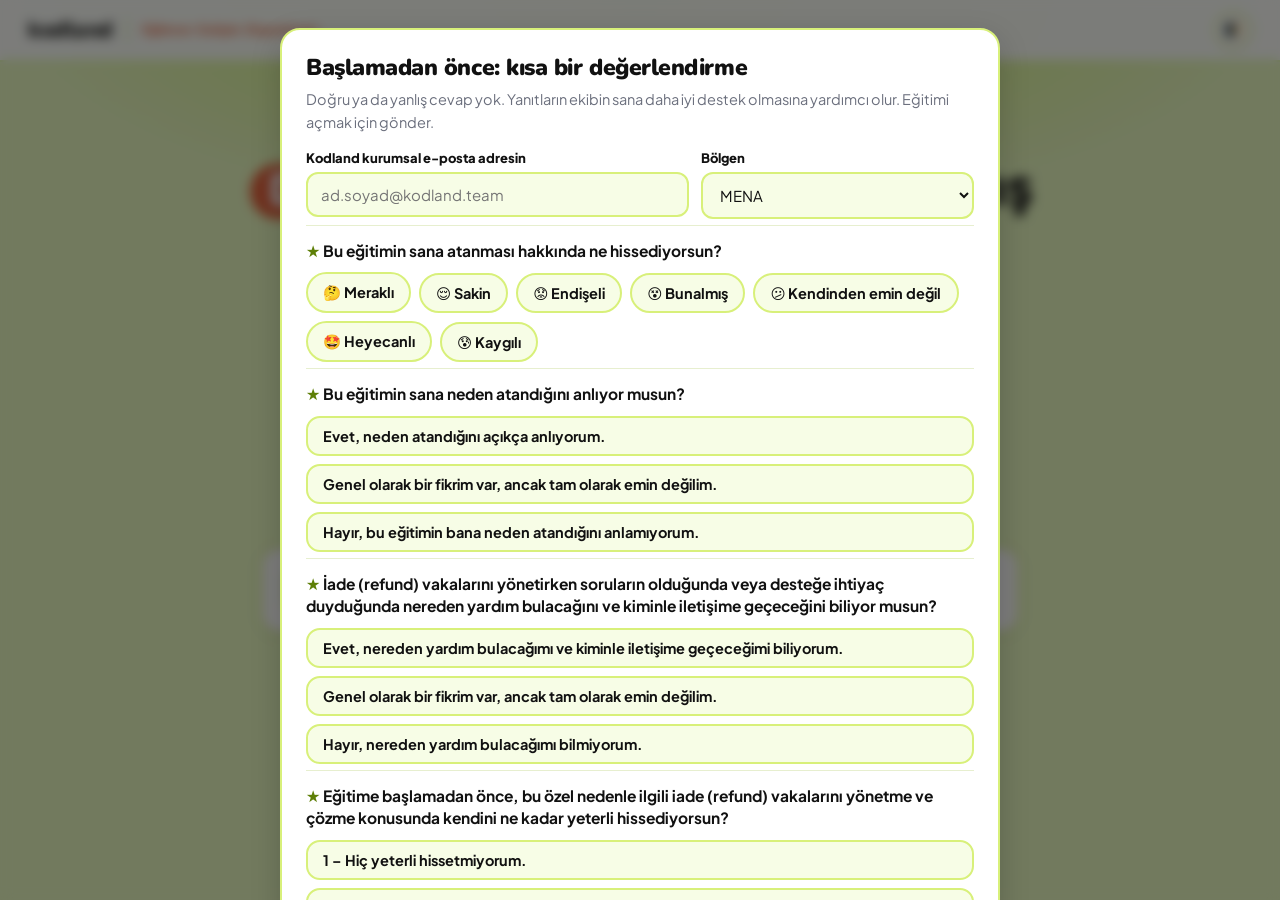
<file: tr.html>
<!DOCTYPE html>
<html lang="tr">
<head>
<meta charset="UTF-8">
<meta name="viewport" content="width=device-width, initial-scale=1.0">
<title>Mini-Training · Lesson Quality — Kodland Tutor Training</title>
<link rel="preconnect" href="https://fonts.googleapis.com"><link rel="preconnect" href="https://fonts.gstatic.com" crossorigin>
<link href="https://fonts.googleapis.com/css2?family=Baloo+2:wght@600;700;800&family=Inter:wght@400;500;600;700;800&family=Nunito:wght@700;800;900&family=Plus+Jakarta+Sans:wght@400;500;600;700;800&display=swap" rel="stylesheet">
<link rel="stylesheet" href="assets/style.css">
<link rel="stylesheet" href="assets/theme.css">
<style>:root,:root[data-theme="dark"]{--pink:#E4572E;--pink-d:#C2421D;--coral:#E4572E;--coral-d:#C2421D}:root:not([data-theme="dark"]){--pink-l:#FBE7E2}</style>
<script src="assets/td-gate.js" defer></script>
</head>
<body>

<!-- HOME -->
<div id="screen-home" class="screen active">
  <nav class="nav">
    <a class="logo" href="#" onclick="goHome();return false;">
      <span class="logo-mark">kodland</span>
      <span class="logo-div"></span>
      <span class="logo-sub" data-i18n="logoSub"></span>
    </a>
    <div class="nav-r">
      <button class="tbtn" onclick="toggleTheme()">🌓</button>
    </div>
  </nav>
  <div class="hero">
    <div class="hero-inner">
      <div class="eyebrow" data-i18n="heroEyebrow"></div>
      <h1 data-i18n-html="heroTitle"></h1>
      <p data-i18n="heroIntro"></p>
      <div class="hero-art" id="heroArt"></div>
      <div class="hero-cards">
        <div class="hcard"><span class="hc-ic">🧑‍💻</span><div data-i18n-html="heroCard1"></div></div>
        <div class="hcard"><span class="hc-ic">🧪</span><div data-i18n-html="heroCard2"></div></div>
      </div>
      <p class="hero-work" data-i18n="heroWork" style="font-size:14.5px;font-weight:700"></p>
      <button class="start-btn" onclick="goDashboard()" data-i18n="startBtn"></button>
    </div>
  </div>
</div>

<!-- DASHBOARD -->
<div id="screen-path" class="screen">
  <nav class="nav">
    <a class="logo" href="#" onclick="goHome();return false;">
      <span class="logo-mark">kodland</span>
      <span class="logo-div"></span>
      <span class="logo-sub" data-i18n="logoSub"></span>
    </a>
    <div class="nav-r">
      <span id="ntag" style="font-size:13px;color:var(--text-muted);font-weight:700;display:none"></span>
      <button class="tbtn" onclick="devUnlockAll()" data-i18n-title="devTitle" title="">🔓</button>
      <button class="tbtn" onclick="toggleTheme()">🌓</button>
    </div>
  </nav>
  <div class="msec">
    <div class="slbl" data-i18n="pathLabel"></div>
    <div class="pbar"><b id="pbCount">0/6</b><div class="ptrack"><i id="pbFill"></i></div><span data-i18n="pbLabel"></span></div>
    <div class="grid" id="mgrid"></div>
  </div>
</div>

<!-- CONTENT -->
<div id="screen-content" class="screen">
  <nav class="nav">
    <a class="logo" href="#" onclick="goHome();return false;">
      <span class="logo-mark">kodland</span>
      <span class="logo-div"></span>
      <span class="logo-sub" data-i18n="logoSub"></span>
    </a>
    <div class="nav-r">
      <button class="tbtn" onclick="goDashboard()" data-i18n-title="backToPath" title="">🏠</button>
      <button class="tbtn" onclick="toggleTheme()">🌓</button>
    </div>
  </nav>
  <div class="cbody" id="contentBody"></div>
</div>

<!-- RESULTS -->
<div id="screen-results" class="screen">
  <nav class="nav">
    <a class="logo" href="#" onclick="goHome();return false;">
      <span class="logo-mark">kodland</span><span class="logo-div"></span><span class="logo-sub" data-i18n="logoSub"></span>
    </a>
    <div class="nav-r"><button class="tbtn" onclick="toggleTheme()">🌓</button></div>
  </nav>
  <div class="rbody" id="resultsBody"></div>
</div>


<canvas id="confetti"></canvas>

<script>window.PROG_KEY_OVERRIDE='kl-mt-teacher_work-progress'; window.HERO_ART={ill:'shield',orbs:['⭐','🎓','💬','🛟']};</script>
<script src="assets/content-tr.js"></script>
<script src="assets/surveys-v2.js"></script>
<script src="assets/engine.js"></script>
</body>
</html>
</file>
<file: assets/style.css>
:root{
  --blue:#498BFF;--blue-d:#2E6FDB;--blue-l:#8FB8FF;
  --coral:#E4572E;--coral-d:#C2421D;--pink-hover:#F08A6C;--pink-hover-d:#CF4A25;
  --green:#D3FF5F;--green-d:#6B9A1E;--green-l:#E9FFB0;
  --ink:#262626;--ink2:#4A4A4A;--muted:#8A8A8A;
  --bg:#EAF7C8;--surface:#FFFFFF;--surface2:#F4FCE0;--border:#D8F07A;
  --text:var(--ink);--text2:var(--ink2);--text-muted:var(--muted);
  --nav-bg:rgba(255,255,255,0.94);--nav-b:#D8F07A;
  --shadow:0 2px 14px rgba(11,31,69,.08);--shadow-h:0 10px 30px rgba(18,59,132,.16);
  --hi-bg:#EEF5FF;--hi-b:#AECBF7;--hi-t:#123B9A;
  --opt-h:#EEF5FF;
  --ok-bg:#EAFBF1;--ok-b:#8FE3B4;--ok-t:#0F7A45;
  --no-bg:#FFF1EF;--no-b:#FFC3B8;--no-t:#B23A26;
  --cute-bg:#FFF9E1;--cute-b:#F6DE94;--cute-t:#8A6412;
  --onbg:var(--ink);--onbg2:var(--ink2);--onbg-muted:var(--muted);
  --r:16px;--rsm:10px;--rpill:999px;
}
[data-theme="dark"]{
  --ink:#ECECEC;--ink2:#B7B7C2;--muted:#8D8D99;
  --bg:#12141A;
  --surface:#1C1F27;--surface2:#242830;--border:#333A4A;
  --nav-bg:rgba(18,20,26,0.92);--nav-b:#2A2E3A;
  --shadow:0 2px 14px rgba(0,0,0,.45);--shadow-h:0 10px 30px rgba(0,0,0,.55);
  --hi-bg:rgba(73,139,255,.12);--hi-b:rgba(73,139,255,.4);--hi-t:#8FB8FF;
  --opt-h:#232838;
  --ok-bg:rgba(15,122,69,.15);--ok-b:rgba(15,122,69,.45);--ok-t:#6FE3A4;
  --no-bg:rgba(178,58,38,.15);--no-b:rgba(178,58,38,.45);--no-t:#FF8B76;
  --cute-bg:rgba(138,100,18,.18);--cute-b:rgba(138,100,18,.45);--cute-t:#F6DE94;
  --onbg:var(--ink);--onbg2:var(--ink2);--onbg-muted:var(--muted);
}
*{box-sizing:border-box;margin:0;padding:0}
html{scroll-behavior:smooth}
body{background:var(--bg);color:var(--text);font-family:'Inter',sans-serif;min-height:100vh;overflow-x:hidden;transition:background .25s,color .25s}
.screen{display:none;min-height:100vh;flex-direction:column}
.screen.active{display:flex}
.nav{display:flex;align-items:center;justify-content:space-between;padding:0 28px;height:66px;background:var(--nav-bg);backdrop-filter:blur(14px);border-bottom:2px solid var(--nav-b);position:sticky;top:0;z-index:100}
.logo{display:flex;align-items:center;gap:9px;text-decoration:none;flex-shrink:0}
.logo-mark{font-family:'Baloo 2',sans-serif;font-weight:800;font-size:22px;letter-spacing:-.5px;color:var(--blue);line-height:1;white-space:nowrap}
.logo-sub{font-family:'Inter',sans-serif;font-weight:700;font-size:12.5px;color:var(--coral);white-space:nowrap;line-height:1.3;max-width:180px}
.logo-div{width:1px;height:26px;background:var(--border);margin:0 5px}
.nav-r{display:flex;align-items:center;gap:8px;position:relative}
.tbtn{display:flex;align-items:center;justify-content:center;width:38px;height:38px;border-radius:50%;background:var(--surface);border:2px solid var(--border);color:var(--text2);font-size:15px;cursor:pointer;transition:all .15s;flex-shrink:0}
.tbtn:hover{border-color:var(--blue-l);background:var(--surface2)}
/* HERO */
.hero{padding:56px 40px 40px;text-align:center;position:relative;overflow:hidden}
.hero-inner{position:relative;max-width:640px;margin:0 auto}
.eyebrow{display:inline-flex;align-items:center;gap:6px;background:var(--surface);border:2px solid var(--border);border-radius:var(--rpill);padding:6px 16px;font-family:'Inter',sans-serif;font-size:12.5px;font-weight:800;color:var(--blue-d);margin-bottom:22px;text-transform:uppercase;letter-spacing:.5px}
.hero h1{font-family:'Baloo 2',sans-serif;font-size:clamp(32px,5.2vw,52px);font-weight:800;line-height:1.08;letter-spacing:-1px;color:var(--onbg);margin-bottom:16px}
.h-pill{display:inline-block;background:#E4572E;color:#fff;border-radius:var(--rpill);padding:2px 20px;margin:0 2px;font-size:.92em}
.hero p{color:#16261c;font-size:16px;line-height:1.65;margin-bottom:22px;max-width:560px;margin-left:auto;margin-right:auto;position:relative;z-index:1}
[data-theme="dark"] .hero p{color:var(--onbg2)}
.hero-reasons{max-width:560px;margin:0 auto 24px;text-align:left;display:flex;flex-direction:column;gap:10px}
.hr-item{display:flex;gap:13px;align-items:center;background:var(--surface);border:2px solid var(--border);border-radius:14px;padding:13px 17px;font-size:14.5px;color:var(--text2);line-height:1.55;box-shadow:var(--shadow)}
.hr-item .hr-ic{flex-shrink:0;font-size:18px;line-height:1;width:38px;height:38px;border-radius:50%;background:var(--hi-bg);display:flex;align-items:center;justify-content:center}
.hr-item:nth-child(2) .hr-ic{background:#E4F5D3}
.hr-item:nth-child(3) .hr-ic{background:#FFE9F2}
.start-btn{display:inline-block;padding:16px 38px;background:var(--blue);color:#fff;border:none;border-radius:var(--rpill);font-family:'Baloo 2',sans-serif;font-size:18px;font-weight:700;cursor:pointer;transition:all .15s;box-shadow:0 6px 20px rgba(20,120,60,.3);margin-top:4px}
.start-btn:hover{background:var(--pink-hover-d);transform:translateY(-2px);box-shadow:0 8px 24px rgba(212,160,23,.4)}
/* DASHBOARD */
.msec{padding:8px 32px 70px;max-width:1080px;margin:0 auto;width:100%}
.slbl{font-family:'Baloo 2',sans-serif;font-size:13px;font-weight:700;text-transform:uppercase;letter-spacing:1.5px;color:var(--onbg-muted);margin-bottom:16px;margin-top:4px}
.grid{display:grid;grid-template-columns:repeat(auto-fill,minmax(290px,1fr));gap:16px}
.mc{background:var(--surface);border:2px solid var(--border);border-radius:var(--r);overflow:hidden;cursor:pointer;transition:transform .2s,box-shadow .2s,border-color .2s;box-shadow:var(--shadow)}
.mc:hover:not(.locked){transform:translateY(-4px);box-shadow:var(--shadow-h)}
.mc.locked{opacity:.5;cursor:not-allowed}
.mc.done{border-color:var(--blue)}
.mc-stripe{height:7px}
.mc-body{padding:22px}
.mc-top{display:flex;align-items:center;justify-content:space-between;margin-bottom:9px}
.mc-num{font-size:12px;font-weight:800;letter-spacing:.8px;text-transform:uppercase;color:var(--text-muted)}
.mc-em{font-size:32px}
.mc-title{font-family:'Baloo 2',sans-serif;font-size:22px;font-weight:700;letter-spacing:-.2px;color:var(--text);margin-bottom:7px;line-height:1.15}
.mc-desc{font-size:14.5px;color:var(--text2);line-height:1.6}
.mc-foot{margin-top:16px;display:flex;align-items:center;justify-content:space-between}
.badge{font-family:'Inter',sans-serif;font-size:11px;font-weight:800;letter-spacing:.3px;padding:5px 13px;border-radius:var(--rpill);text-transform:uppercase}
.bd{background:#E4F5D3;color:var(--green-d);border:1.5px solid var(--green)}
.bs{background:var(--coral);color:#fff;border:1.5px solid var(--coral-d)}
.bl{background:var(--surface2);color:var(--text-muted);border:1.5px solid var(--border)}
.br{background:#DCEBFF;color:var(--blue-d);border:1.5px solid var(--blue-l)}
[data-theme="dark"] .bd{background:rgba(211,255,95,.15);color:var(--green);border-color:rgba(211,255,95,.4)}
[data-theme="dark"] .br{background:rgba(73,139,255,.15);color:var(--blue-l);border-color:rgba(73,139,255,.4)}
.stag{font-size:12.5px;color:var(--text-muted);font-weight:600}
.stag b{color:var(--text)}
/* CONTENT */
.cbody{padding:38px 40px 60px;max-width:820px;margin:0 auto;width:100%;flex:1}
.meyebrow{font-size:11.5px;font-weight:800;text-transform:uppercase;letter-spacing:1px;color:var(--onbg-muted);margin-bottom:9px}
.mh1{font-family:'Baloo 2',sans-serif;font-size:clamp(26px,4vw,38px);font-weight:800;letter-spacing:-.6px;line-height:1.12;color:var(--onbg);margin-bottom:16px}
.mobj{background:var(--surface);border:2px solid var(--border);border-left:5px solid var(--coral);border-radius:0 var(--rsm) var(--rsm) 0;padding:14px 18px;font-size:14.5px;color:var(--text2);line-height:1.6;margin-bottom:34px}
.mobj strong{color:var(--text)}
.sch{font-family:'Baloo 2',sans-serif;font-size:24px;font-weight:800;margin:44px 0 18px;color:var(--onbg);display:flex;align-items:center;gap:12px;letter-spacing:-.3px}
.sch::before{content:'';width:12px;height:12px;border-radius:4px;background:var(--coral);flex-shrink:0;transform:rotate(45deg)}
.sch::after{content:'';flex:1;height:3px;background:var(--coral);border-radius:2px;opacity:.4}
.card{background:var(--surface);border:2px solid var(--border);border-radius:var(--r);padding:19px 21px;margin-bottom:12px;box-shadow:var(--shadow)}
.card h4{font-family:'Baloo 2',sans-serif;font-size:15px;font-weight:700;color:var(--text);margin-bottom:8px}
.card p,.card li{font-size:14.5px;color:var(--text2);line-height:1.7}
.card ul,.card ol{padding-left:18px}
.card li{margin-bottom:6px}
.card p strong,.card li strong{color:var(--text)}
.card p{margin-bottom:10px}
.card p:last-child{margin-bottom:0}
.tbl-wrap{overflow-x:auto;margin-top:4px}
.card table{width:100%;border-collapse:collapse;font-size:13.6px;line-height:1.55}
.card th{text-align:left;padding:9px 11px;border-bottom:2px solid var(--border);font-family:'Baloo 2',sans-serif;font-size:12.8px;color:var(--text)}
.card td{padding:9px 11px;border-bottom:1px solid var(--border);color:var(--text2);vertical-align:top}
.card tr:last-child td{border-bottom:none}
.card.hi{background:var(--hi-bg);border-color:var(--hi-b)}
.card.hi h4{color:var(--hi-t);font-size:16.5px}
.card.hi p,.card.hi li{color:var(--hi-t);opacity:.92}
.card.ok{background:var(--ok-bg);border-color:var(--ok-b)}
.card.ok h4{color:var(--ok-t)}
.card.ok p,.card.ok li{color:var(--ok-t);opacity:.92}
.card.danger{background:var(--no-bg);border-color:var(--no-b)}
.card.danger h4{color:var(--no-t)}
.card.danger p,.card.danger li{color:var(--no-t);opacity:.92}
.card.danger th{color:var(--no-t);border-color:var(--no-b)}
.card.danger td{color:var(--no-t);opacity:.9;border-color:var(--no-b)}
.card.cute{background:var(--cute-bg);border-color:var(--cute-b)}
.card.cute h4{color:var(--cute-t);font-size:16.5px}
.card.cute p,.card.cute li{color:var(--cute-t);opacity:.92}
.acc-item{background:var(--surface);border:2px solid var(--border);border-radius:var(--r);margin-bottom:12px;box-shadow:var(--shadow);overflow:hidden}
.acc-item summary{cursor:pointer;list-style:none;padding:18px 22px;font-family:'Baloo 2',sans-serif;font-weight:700;font-size:16px;display:flex;align-items:center;justify-content:space-between;gap:10px}
.acc-item summary::-webkit-details-marker{display:none}
.acc-item summary::after{content:'▾';font-size:14px;color:var(--text-muted);flex-shrink:0;transition:transform .2s}
.acc-item[open] summary::after{transform:rotate(180deg)}
.acc-item .acc-body{padding:0 22px 20px}
.acc-big-title{font-family:'Baloo 2',sans-serif;font-weight:800;font-size:23px;margin:30px 0 16px;text-align:center}
.sib{padding:16px 18px}
.sib-head{display:flex;align-items:center;gap:14px;margin-bottom:10px}
.sib-ic{font-size:38px;line-height:1;flex-shrink:0;width:52px;height:52px;display:flex;align-items:center;justify-content:center;background:var(--surface2);border-radius:50%}
.sib-head h4{font-size:14.5px;font-weight:800;line-height:1.3}
.sib-body{font-size:13.5px;line-height:1.55}
.sib-body ul,.sib-body ol{margin:0;padding-left:20px}
.sib-body li{margin-bottom:5px}
.sib-body p{margin-bottom:6px}
.notice-line{display:flex;align-items:flex-start;gap:10px;background:var(--surface2);border-radius:var(--rsm);padding:12px 14px;margin-bottom:12px;font-size:13.5px;line-height:1.5}
.notice-line .nl-ic{font-size:22px;flex-shrink:0}
.doavoid{display:grid;grid-template-columns:1fr 1fr;gap:14px;margin-bottom:14px}
@media(max-width:600px){.doavoid{grid-template-columns:1fr}}
.doavoid .dobox,.doavoid .avoidbox{border-radius:var(--r);padding:18px 19px;box-shadow:var(--shadow)}
.doavoid .dobox{background:var(--ok-bg);border:2px solid var(--ok-b)}
.doavoid .avoidbox{background:var(--no-bg);border:2px solid var(--no-b)}
.doavoid h5{font-family:'Baloo 2',sans-serif;font-weight:800;font-size:14.5px;margin-bottom:11px;display:flex;align-items:center;gap:7px}
.doavoid .dobox h5{color:var(--ok-t)}
.doavoid .avoidbox h5{color:var(--no-t)}
.doavoid ul{list-style:none;padding:0;margin:0;display:flex;flex-direction:column;gap:10px}
.doavoid li{display:flex;gap:8px;font-size:13.6px;line-height:1.55}
.doavoid .dobox li{color:var(--ok-t)}
.doavoid .avoidbox li{color:var(--no-t)}
.doavoid li .lic{flex-shrink:0}
.doavoid em{opacity:.85}
.pattern-row{display:grid;grid-template-columns:repeat(3,1fr);gap:14px;margin-bottom:14px}
@media(max-width:760px){.pattern-row{grid-template-columns:1fr}}
.pattern-card{background:var(--surface);border:2px solid var(--border);border-radius:var(--r);padding:22px 20px;box-shadow:var(--shadow);text-align:center;display:flex;flex-direction:column}
.pattern-ic{font-size:38px;margin-bottom:10px}
.pattern-title{font-family:'Baloo 2',sans-serif;font-weight:800;font-size:16px;margin-bottom:9px;color:var(--text)}
.pattern-desc{font-size:12.8px;color:var(--text2);margin-bottom:12px;line-height:1.5;font-style:italic}
.pattern-note{font-size:12.8px;color:var(--text2);line-height:1.55;text-align:left;background:var(--surface2);border-radius:10px;padding:11px 13px;margin-top:auto}
.mobj-box{display:flex;gap:16px;align-items:flex-start;background:var(--surface);border:2px solid var(--border);border-radius:var(--r);padding:18px 20px;margin-bottom:34px;box-shadow:var(--shadow)}
.mobj-ic{width:46px;height:46px;border-radius:50%;background:var(--hi-bg);display:flex;align-items:center;justify-content:center;font-size:21px;flex-shrink:0}
.mobj-txt strong{font-family:'Baloo 2',sans-serif;font-size:11.5px;text-transform:uppercase;letter-spacing:.6px;color:var(--coral);display:block;margin-bottom:5px}
.mobj-txt p{font-size:14.5px;color:var(--text2);line-height:1.6;margin:0}
.mc-em-circle{width:54px;height:54px;border-radius:50%;display:flex;align-items:center;justify-content:center;font-size:27px;flex-shrink:0}
.co-star{background:#FFF6DC;border-color:#F4D883;color:#8A6412}
[data-theme="dark"] .co-star{background:rgba(244,216,131,.15);border-color:rgba(244,216,131,.4);color:#F4D883}
.step-flow{display:flex;align-items:stretch;gap:8px;margin-bottom:14px;flex-wrap:wrap}
.step-box{flex:1;min-width:160px;background:var(--surface);border:2px solid var(--border);border-radius:var(--r);padding:18px 15px;text-align:center;box-shadow:var(--shadow);display:flex;flex-direction:column;align-items:center;justify-content:flex-start}
.step-ic{font-size:32px;margin-bottom:9px}
.step-lbl{font-size:13px;color:var(--text2);line-height:1.45;font-weight:600}
.step-arrow{display:flex;align-items:center;justify-content:center;font-size:22px;color:var(--coral);flex:0 0 auto;font-weight:800}
@media(max-width:700px){.step-flow{flex-direction:column}.step-arrow{transform:rotate(90deg);margin:-4px auto}}
.bigstat{display:flex;gap:22px;align-items:center;background:var(--surface);border:2px solid var(--border);border-radius:var(--r);padding:24px 26px;margin-bottom:14px;box-shadow:var(--shadow)}
.bigstat-num{font-family:'Baloo 2',sans-serif;font-size:54px;font-weight:800;color:var(--blue-d);flex-shrink:0;line-height:1;min-width:110px;text-align:center}
.bigstat-txt{font-size:14px;color:var(--text2);line-height:1.65}
.bigstat-txt strong{color:var(--text)}
@media(max-width:560px){.bigstat{flex-direction:column;text-align:center}}
.ck-list{display:flex;flex-direction:column;gap:11px;background:var(--surface);border:2px solid var(--border);border-radius:var(--r);padding:18px 20px;margin-bottom:12px;box-shadow:var(--shadow)}
.ck-row{display:flex;gap:11px;align-items:flex-start;font-size:14px;color:var(--text2);line-height:1.55}
.ck-box{flex-shrink:0;font-size:18px;color:var(--blue-d);margin-top:-1px}
.nc-list{display:flex;flex-direction:column;gap:12px;margin-bottom:12px}
.nc-row{display:flex;gap:14px;align-items:flex-start;background:var(--surface);border:2px solid var(--border);border-radius:var(--r);padding:15px 18px;box-shadow:var(--shadow)}
.nc-num{flex-shrink:0;width:32px;height:32px;border-radius:50%;background:var(--blue-l);color:var(--blue-d);display:flex;align-items:center;justify-content:center;font-family:'Baloo 2',sans-serif;font-weight:800;font-size:15px}
.nc-txt{font-size:14px;color:var(--text2);line-height:1.6;padding-top:4px}
.mt-pic{display:block;width:100%;height:auto;border-radius:var(--r);border:2px solid var(--border);box-shadow:var(--shadow);margin:0 0 14px;background:var(--surface)}
.mt-pic-crop{position:relative;overflow:hidden;border-radius:var(--r);border:2px solid var(--border);box-shadow:var(--shadow);margin:0 0 14px;background:var(--surface)}
.mt-pic-crop img{position:absolute;display:block;max-width:none;height:auto}
.icon-grid{display:grid;grid-template-columns:repeat(auto-fit,minmax(220px,1fr));gap:12px;margin-bottom:12px}
.icon-grid-item{display:flex;gap:12px;align-items:flex-start;background:var(--surface);border:2px solid var(--border);border-radius:var(--r);padding:15px 16px;box-shadow:var(--shadow)}
.igi-ic{font-size:24px;flex-shrink:0;width:36px;height:36px;border-radius:50%;background:var(--hi-bg);display:flex;align-items:center;justify-content:center}
.igi-txt{font-size:13.5px;color:var(--text2);line-height:1.55}
.igi-txt strong{color:var(--text)}
.tl-wrap{display:flex;flex-direction:column;margin-bottom:14px}
.tl-item{display:flex;gap:14px;background:var(--surface);border:2px solid var(--border);border-radius:var(--r);padding:16px 18px;box-shadow:var(--shadow)}
.tl-ic{width:42px;height:42px;border-radius:50%;background:var(--hi-bg);display:flex;align-items:center;justify-content:center;font-size:20px;flex-shrink:0}
.tl-lbl{font-family:'Baloo 2',sans-serif;font-weight:800;font-size:12.5px;color:var(--coral-d);text-transform:uppercase;letter-spacing:.4px;margin-bottom:7px}
.tl-body{flex:1}
.tl-body ul{padding-left:18px;margin:0}
.tl-body li{font-size:13.5px;color:var(--text2);line-height:1.6;margin-bottom:5px}
.tl-body li:last-child{margin-bottom:0}
.tl-connector{width:2px;height:16px;background:var(--border);margin-left:39px}
.tl-item{flex-wrap:wrap}
.tl-vid{flex-basis:100%;margin-top:6px}
.tl-vid .vslot{margin-bottom:0}
.tbl-full{width:100vw;position:relative;left:50%;right:50%;margin-left:-50vw;margin-right:-50vw;padding:0 max(20px,calc(50vw - 570px));overflow-x:auto;box-sizing:border-box}
.tbl-full table{min-width:1100px}
.tbl-full .card{margin:0}
.tbl-full table tr:nth-child(even){background:var(--surface2)}
.tbl-full table th{position:sticky;top:0;background:var(--blue);color:#fff}
.rule-row{display:flex;flex-direction:column;gap:10px;margin-bottom:14px}
.rule-card{display:flex;gap:14px;align-items:flex-start;background:var(--surface);border:2px solid var(--border);border-left:5px solid var(--blue);border-radius:var(--r);padding:15px 18px;box-shadow:var(--shadow)}
.rule-num{width:32px;height:32px;border-radius:50%;background:var(--blue);color:#fff;font-family:'Baloo 2',sans-serif;font-weight:800;font-size:14px;display:flex;align-items:center;justify-content:center;flex-shrink:0}
.rule-ic{font-size:22px;flex-shrink:0}
.rule-txt{font-size:13.8px;color:var(--text2);line-height:1.55}
.rule-txt strong{color:var(--text)}
.bo-mock{background:#211E33;border-radius:16px;padding:22px 22px 18px;color:#EDEAF9;font-family:'Segoe UI',Inter,sans-serif;margin-bottom:14px;box-shadow:var(--shadow-h);position:relative;margin-top:10px}
.bo-mock-tag{position:absolute;top:-12px;left:18px;background:var(--coral);color:#fff;font-family:'Baloo 2',sans-serif;font-size:11px;font-weight:800;padding:5px 13px;border-radius:999px;text-transform:uppercase;letter-spacing:.4px;box-shadow:0 3px 8px rgba(0,0,0,.25)}
/* BO SIMULATION EMBED (breaks out of the content column on purpose) */
.sim-embed{position:relative;left:50%;right:50%;margin-left:-50vw;margin-right:-50vw;width:100vw;max-width:100vw;margin-top:18px;margin-bottom:22px}
.sim-embed-inner{max-width:1440px;margin:0 auto;padding:0 16px}
.sim-embed-tag{display:inline-block;background:var(--coral);color:#fff;font-family:'Baloo 2',sans-serif;font-size:11px;font-weight:800;padding:5px 13px;border-radius:999px;text-transform:uppercase;letter-spacing:.4px;margin-bottom:10px}
.sim-embed iframe{width:100%;height:480px;border:2px solid var(--border);border-radius:16px;box-shadow:var(--shadow-h);display:block;background:#211E33}
@media(max-width:760px){.sim-embed iframe{height:420px}}
.bo-tabs{display:flex;gap:8px;margin-bottom:14px;flex-wrap:wrap}
.bo-tab{padding:8px 16px;border-radius:8px;border:1px solid #3A3460;background:#2C2846;color:#C3BEDA;font-size:12.5px;font-weight:700;cursor:pointer;font-family:inherit}
.bo-tab.active{background:#498BFF;color:#fff;border-color:#498BFF}
.bo-field{display:flex;gap:10px;padding:9px 0;border-bottom:1px solid rgba(255,255,255,.07);font-size:13px;color:#C3BEDA}
.bo-field:last-child{border-bottom:none}
.bo-field b{color:#fff;min-width:110px;display:inline-block}
.bo-comment{background:#2C2846;border-radius:10px;padding:13px 15px;font-size:12.8px;color:#C3BEDA;line-height:1.65;margin-top:2px}
.bo-comment .role{display:inline-block;background:#3A3460;color:#AEB8FA;font-size:10px;font-weight:800;padding:2px 8px;border-radius:5px;margin-bottom:7px}
.bo-progress-head{display:flex;justify-content:space-between;align-items:flex-start;flex-wrap:wrap;gap:10px;margin-bottom:14px}
.bo-select{background:#342E56;border:1px solid #3A3460;color:#EDEAF9;padding:7px 12px;border-radius:8px;font-size:12.5px;font-family:inherit}
.bo-status{font-size:12px;color:#C3BEDA;display:flex;align-items:center;gap:4px;flex-wrap:wrap}
.bo-status b{color:#fff}
.bo-info-ic{width:22px;height:22px;border-radius:50%;background:#342E56;color:#8FB8FF;display:inline-flex;align-items:center;justify-content:center;font-size:12px;cursor:pointer;border:1px solid #3A3460;margin-left:4px}
.bo-grid-row{display:flex;align-items:center;gap:10px;margin-bottom:12px;flex-wrap:wrap}
.bo-mod-lbl{width:28px;font-weight:800;color:#fff;font-size:13px;flex-shrink:0}
.bo-cell-wrap{display:flex;flex-direction:column;align-items:center;gap:4px;width:66px}
.bo-cell-lbl{font-size:9.5px;color:#8B85A6}
.bo-cell{padding:6px 0;width:100%;text-align:center;border-radius:999px;font-size:11px;font-weight:700}
.bo-cell.attended{background:rgba(52,211,153,.18);color:#7FE8BE}
.bo-cell.absent{background:rgba(242,113,109,.2);color:#FF9C97}
.bo-cell.notsubmitted{background:rgba(242,140,109,.22);color:#FFA98F}
.bo-cell.reviewed{background:rgba(52,211,153,.18);color:#7FE8BE}
.bo-cell.next{background:#342E56;color:#6b6584}
.bo-mod-total{font-size:11.5px;color:#8B85A6;margin-left:4px}
.bo-legend{display:none;position:absolute;top:6px;right:0;background:#fff;color:#2a2540;border-radius:10px;padding:15px 17px;box-shadow:0 10px 30px rgba(0,0,0,.45);z-index:20;width:min(430px,90vw);font-size:12px}
.bo-legend.show{display:block}
.bo-legend-cols{display:grid;grid-template-columns:1fr 1fr;gap:16px}
.bo-legend h6{font-size:11px;text-transform:uppercase;letter-spacing:.4px;color:#8A84A3;margin-bottom:8px}
.bo-legend-row{display:flex;align-items:center;gap:7px;margin-bottom:7px;line-height:1.3}
.bo-legend-dot{width:10px;height:10px;border-radius:50%;flex-shrink:0}
@media(max-width:560px){.bo-legend-cols{grid-template-columns:1fr}.bo-cell-wrap{width:58px}}
.two-col{display:grid;grid-template-columns:1fr 1fr;gap:12px}
@media(max-width:600px){.two-col{grid-template-columns:1fr}}
.three-col{display:grid;grid-template-columns:1fr 1fr 1fr;gap:12px}
@media(max-width:760px){.three-col{grid-template-columns:1fr}}
.divider{border:none;border-top:2px solid var(--border);margin:34px 0}
.ctabtn{display:block;width:100%;padding:17px;background:var(--blue);color:#fff;border:none;border-radius:var(--rpill);font-family:'Baloo 2',sans-serif;font-size:18px;font-weight:700;cursor:pointer;transition:all .15s;margin-bottom:40px;margin-top:4px;box-shadow:0 4px 16px rgba(20,120,60,.28)}
.ctabtn:hover{background:var(--pink-hover-d);transform:translateY(-2px);box-shadow:0 6px 20px rgba(212,160,23,.4)}
.ctabtn:disabled{opacity:.4;cursor:not-allowed;transform:none;box-shadow:none}
@media(max-width:640px){.cbody,.msec,.hero{padding-left:18px;padding-right:18px}}
/* VIDEO SLOT (placeholder — no footage yet) */
.vslot{background:#000000;border:2px solid #2A2A2A;border-radius:var(--r);padding:22px 22px 20px;margin-bottom:12px;color:#EAEAEA}
.vslot-top{display:flex;align-items:center;gap:10px;margin-bottom:10px}
.vslot-ic{width:38px;height:38px;border-radius:50%;background:rgba(255,255,255,.08);display:flex;align-items:center;justify-content:center;font-size:17px;flex-shrink:0}
.vslot-title{font-family:'Baloo 2',sans-serif;font-weight:700;font-size:15px;color:#fff}
.vslot-meta{font-size:11.5px;color:#8FB8FF;text-transform:uppercase;letter-spacing:.5px;font-weight:800;margin-top:2px}
.vslot-frame{background:#000000;border:1px solid rgba(255,255,255,.15);border-radius:12px;padding:26px;text-align:center;margin-bottom:12px;overflow:hidden}
.vslot-frame .big{font-size:30px;margin-bottom:6px}
.vslot-frame .lbl{font-size:12.5px;color:#8FB8FF;font-weight:700}
.vslot-brief{font-size:13px;line-height:1.6;color:#CFCFCF;font-style:italic}
/* CALLOUT (guide-style emoji callouts) */
.callout{display:flex;gap:12px;border-radius:var(--rsm);padding:15px 17px;margin-bottom:12px;font-size:14.3px;line-height:1.68;border:1.5px solid}
.co-ic{font-size:19px;flex-shrink:0;margin-top:1px}
.co-body p{margin-bottom:8px}
.co-body p:last-child{margin-bottom:0}
.co-body ul,.co-body ol{padding-left:18px;margin-bottom:8px}
.co-body li{margin-bottom:4px}
.co-target{background:var(--hi-bg);border-color:var(--hi-b);color:var(--hi-t)}
.co-warn{background:#FFF6EE;border-color:#FBD9B0;color:#9A5B12}
[data-theme="dark"] .co-warn{background:rgba(154,91,18,.18);border-color:rgba(154,91,18,.45);color:#F5B971}
.co-danger{background:var(--no-bg);border-color:var(--no-b);color:var(--no-t)}
.co-ok{background:var(--ok-bg);border-color:var(--ok-b);color:var(--ok-t)}
.co-cute{background:var(--cute-bg);border-color:var(--cute-b);color:var(--cute-t)}
.co-idea{background:#EFFAFF;border-color:#B9E6FA;color:#0B5E85}
[data-theme="dark"] .co-idea{background:rgba(11,94,133,.18);border-color:rgba(11,94,133,.45);color:#7FD4F5}
.co-loop{background:var(--hi-bg);border-color:var(--hi-b);color:var(--hi-t)}
.co-body b,.co-body strong{color:inherit}
/* INTERACTION (selection-based exercises) */
.ix-wrap{background:var(--surface);border:2px solid var(--border);border-radius:var(--r);padding:24px;margin-bottom:16px;box-shadow:var(--shadow)}
.ix-badge{display:inline-flex;align-items:center;gap:6px;background:#DDF3E5;color:var(--blue-d);border:1.5px solid var(--blue-l);border-radius:var(--rpill);padding:5px 14px;font-size:11.5px;font-weight:800;text-transform:uppercase;letter-spacing:.4px;margin-bottom:14px}
[data-theme="dark"] .ix-badge{background:rgba(143,224,180,.15);color:var(--blue-l)}
.ix-title{font-family:'Baloo 2',sans-serif;font-size:18px;font-weight:800;color:var(--text);margin-bottom:8px}
.ix-instr{font-size:14px;color:var(--text2);line-height:1.6;margin-bottom:18px}
.ix-card{background:var(--surface2);border:2px solid var(--border);border-radius:var(--rsm);padding:14px 16px;margin-bottom:10px;font-size:14px;color:var(--text);cursor:pointer;transition:all .15s;line-height:1.55}
.ix-card:hover:not(.locked){border-color:var(--blue-l);transform:translateY(-1px)}
.ix-card.locked{cursor:default}
.ix-card.correct{background:var(--ok-bg);border-color:var(--ok-b);color:var(--ok-t)}
.ix-card.wrong{background:var(--no-bg);border-color:var(--no-b);color:var(--no-t)}
.ix-zones{display:grid;grid-template-columns:repeat(auto-fit,minmax(180px,1fr));gap:10px;margin-top:14px}
.ix-zone{border:2px dashed var(--border);border-radius:var(--rsm);padding:12px;text-align:center;font-family:'Baloo 2',sans-serif;font-weight:700;font-size:13px;color:var(--text2)}
.ix-zone-btn{display:block;width:100%;padding:9px 8px;margin-top:8px;border-radius:8px;border:2px solid var(--border2,var(--border));background:var(--surface);font-family:'Inter',sans-serif;font-weight:700;font-size:12.5px;cursor:pointer;color:var(--text2)}
.ix-zone-btn:hover:not(:disabled){border-color:var(--blue-l);color:var(--blue-d)}
.ix-zone-btn:disabled{opacity:.4;cursor:not-allowed}
.ix-zone-btn.correct-zone{opacity:1!important;background:var(--ok-bg);border-color:var(--ok-b);color:var(--ok-t)}
.ix-zone-btn.wrong-zone{opacity:1!important;background:var(--no-bg);border-color:var(--no-b);color:var(--no-t)}
.ix-fb{margin-top:8px;font-size:13px;line-height:1.55;border-radius:8px;padding:9px 12px}
.ix-fb.ok{background:var(--ok-bg);color:var(--ok-t)}
.ix-fb.bad{background:var(--no-bg);color:var(--no-t)}
.ix-progress{font-size:12.5px;color:var(--text-muted);font-weight:700;margin-top:14px;text-align:right}
.ix-nextbtn{display:none;margin-top:16px;width:100%;padding:14px;background:var(--blue);color:#fff;border:none;border-radius:var(--rpill);font-family:'Baloo 2',sans-serif;font-size:16px;font-weight:700;cursor:pointer}
.ix-nextbtn.show{display:block}
.ix-nextbtn:hover{background:var(--pink-hover-d)}
.ix-sim-link{display:flex;gap:16px;align-items:center;background:var(--hi-bg);border:2px solid var(--hi-b);border-radius:var(--r);padding:20px;margin-bottom:16px}
.ix-sim-link .em{font-size:34px;flex-shrink:0}
.ix-sim-link a.simbtn{display:inline-block;margin-top:8px;background:var(--blue);color:#fff;padding:10px 20px;border-radius:var(--rpill);font-family:'Baloo 2',sans-serif;font-weight:700;font-size:14px;text-decoration:none}
.ix-sim-link a.simbtn:hover{background:var(--pink-hover-d)}
/* QUIZ */
.qbody{padding:38px 40px;max-width:700px;margin:0 auto;width:100%;flex:1}
.qpt{height:8px;background:var(--surface2);border:1.5px solid var(--border);border-radius:var(--rpill);margin-bottom:38px;overflow:hidden}
.qpf{height:100%;background:linear-gradient(90deg,var(--blue),var(--coral));border-radius:var(--rpill);transition:width .4s ease}
.qctr{font-size:12.5px;font-weight:800;text-transform:uppercase;letter-spacing:1px;color:var(--onbg-muted);margin-bottom:11px}
.qtxt{font-family:'Baloo 2',sans-serif;font-size:22px;font-weight:700;letter-spacing:-.3px;line-height:1.35;margin-bottom:28px;color:var(--onbg)}
.qopts{display:flex;flex-direction:column;gap:11px}
.qopt{background:var(--surface);border:2px solid var(--border);border-radius:var(--r);padding:15px 19px;cursor:pointer;font-size:14.5px;color:var(--text);font-family:'Inter',sans-serif;font-weight:500;transition:all .15s;text-align:left;line-height:1.5;box-shadow:var(--shadow)}
.qopt:hover:not(.answered){background:var(--opt-h);border-color:var(--blue-l)}
.qopt.correct{background:var(--ok-bg);border-color:var(--ok-b);color:var(--ok-t)}
.qopt.wrong{background:var(--no-bg);border-color:var(--no-b);color:var(--no-t)}
.qopt.answered{cursor:default}
.qfb{display:none;margin-top:15px;border-radius:var(--rsm);padding:14px 17px;font-size:14.5px;line-height:1.6;border:2px solid}
.qfb.show{display:block}
.qfb.ok{background:var(--ok-bg);border-color:var(--ok-b);color:var(--ok-t)}
.qfb.bad{background:var(--no-bg);border-color:var(--no-b);color:var(--no-t)}
.qnxt{display:none;margin-top:19px;width:100%;padding:15px;background:var(--blue);color:#fff;border:none;border-radius:var(--rpill);font-family:'Baloo 2',sans-serif;font-size:17px;font-weight:700;cursor:pointer;transition:all .15s}
.qnxt.show{display:block}
.qnxt:hover{background:var(--pink-hover-d)}
/* RESULTS */
.rbody{padding:64px 40px;max-width:540px;margin:0 auto;text-align:center;flex:1}
.remi{font-size:66px;margin-bottom:15px}
.rtitle{font-family:'Baloo 2',sans-serif;font-size:31px;font-weight:800;letter-spacing:-.4px;color:var(--onbg)}
.rpct{font-family:'Baloo 2',sans-serif;font-size:64px;font-weight:800;line-height:1;margin:15px 0 7px}
.rpct.pass{color:var(--blue)}
.rpct.fail{color:var(--no-t)}
.rsub{color:var(--onbg2);font-size:15.5px;line-height:1.65;margin-bottom:32px}
.bdark{display:block;width:100%;padding:15px 24px;margin-bottom:10px;background:var(--blue);color:#fff;border:none;border-radius:var(--rpill);font-family:'Baloo 2',sans-serif;font-size:17px;font-weight:700;cursor:pointer;transition:all .15s}
.bdark:hover{background:var(--pink-hover-d)}
.bline{display:block;width:100%;padding:14px 24px;margin-bottom:10px;background:transparent;color:var(--text2);border:2px solid var(--border);border-radius:var(--rpill);font-family:'Inter',sans-serif;font-size:14.5px;font-weight:700;cursor:pointer;transition:all .15s}
.bline:hover{background:var(--surface2);color:var(--text);border-color:var(--blue-l)}
/* FEEDBACK SLIDERS (ungraded, end of exam) */
.fbq{background:var(--surface);border:2px solid var(--border);border-radius:var(--r);padding:20px;margin-bottom:14px;text-align:left}
.fbq label{display:block;font-family:'Baloo 2',sans-serif;font-weight:700;font-size:14.5px;color:var(--text);margin-bottom:12px}
.fbq .scale{display:flex;gap:8px}
.fbq .scale button{flex:1;padding:11px 0;border-radius:10px;border:2px solid var(--border);background:var(--surface2);font-weight:800;font-family:'Baloo 2',sans-serif;cursor:pointer;color:var(--text2)}
.fbq .scale button.sel{background:var(--blue);border-color:var(--blue);color:#fff}
.fbq .scalelbl{display:flex;justify-content:space-between;font-size:11px;color:var(--text-muted);margin-top:6px}
/* CHECKLIST / FIELD CARD */
.chk-body{padding:44px 40px 64px;max-width:760px;margin:0 auto;flex:1}
.chk-badge{display:inline-flex;align-items:center;gap:6px;background:#DDF3E5;color:var(--blue-d);border:2px solid var(--blue-l);border-radius:var(--rpill);padding:6px 15px;font-family:'Inter',sans-serif;font-size:12.5px;font-weight:800;text-transform:uppercase;letter-spacing:.5px;margin-bottom:16px}
[data-theme="dark"] .chk-badge{background:rgba(143,224,180,.18);color:var(--blue-l)}
.chk-h1{font-family:'Baloo 2',sans-serif;font-size:clamp(24px,4vw,34px);font-weight:800;letter-spacing:-.6px;line-height:1.15;color:var(--onbg);margin-bottom:12px}
.chk-sub{font-size:15.5px;color:var(--onbg2);line-height:1.7;margin-bottom:30px}
.chk-list{display:flex;flex-direction:column;gap:12px}
.chk-item{display:flex;gap:14px;align-items:flex-start;background:var(--surface);border:2px solid var(--border);border-radius:var(--r);padding:16px 19px;box-shadow:var(--shadow)}
.chk-ic{width:30px;height:30px;border-radius:50%;background:#DDF3E5;color:var(--blue-d);display:flex;align-items:center;justify-content:center;font-weight:800;flex-shrink:0;font-family:'Baloo 2',sans-serif;font-size:13px}
.chk-txt{font-size:14px;color:var(--text2);line-height:1.6;padding-top:4px}
.chk-selfeval{margin-top:36px;background:var(--surface2);border:2px dashed var(--blue-l);border-radius:var(--r);padding:24px 26px}
.chk-selfeval-h{font-family:'Baloo 2',sans-serif;font-size:20px;font-weight:800;color:var(--text);margin-bottom:6px}
.chk-selfeval-sub{font-size:13.5px;color:var(--text-muted);margin-bottom:16px;line-height:1.55}
.chk-self-item{display:flex;gap:10px;margin-bottom:11px;font-size:14px;color:var(--text2);line-height:1.6}
.chk-self-item:last-child{margin-bottom:0}
.chk-actions{display:flex;gap:12px;margin-top:30px;flex-wrap:wrap}
.chk-actions button{flex:1;min-width:220px;margin-bottom:0}
.fc-block{background:var(--surface);border:2px solid var(--border);border-radius:var(--r);padding:18px 20px;margin-bottom:12px}
.fc-block h4{font-family:'Baloo 2',sans-serif;font-size:14.5px;color:var(--blue-d);text-transform:uppercase;letter-spacing:.4px;margin-bottom:8px}
.fc-block p,.fc-block li{font-size:13.8px;color:var(--text2);line-height:1.6}
.fc-block ul{padding-left:18px}
@media print{
  .nav,.no-print{display:none!important}
  body{background:#fff}
  .chk-body{padding:10px 6px;max-width:100%}
  .chk-item,.chk-selfeval,.fc-block{box-shadow:none;break-inside:avoid}
}
.tl-video-btn{display:flex;align-items:center;gap:10px;margin-top:12px;padding:11px 15px;background:#EEF0FF;border:2px solid #A9B2F7;border-radius:12px;font-size:13.5px;font-weight:800;color:#3D47B5;text-decoration:none;transition:transform .15s,box-shadow .15s}
.tl-video-btn:hover{transform:translateY(-1px);box-shadow:0 4px 14px rgba(61,71,181,.18)}
.tl-video-btn .tl-video-ic{width:30px;height:30px;border-radius:50%;background:#5B66E0;color:#fff;display:flex;align-items:center;justify-content:center;font-size:13px;flex-shrink:0}
[data-theme="dark"] .tl-video-btn{background:rgba(123,135,245,.14);border-color:rgba(169,178,247,.45);color:#C9CEFF}

/* narrow screens + long translated labels: keep the top bar and tables inside the viewport */
@media(max-width:640px){
  .nav{padding:0 12px;gap:8px}
  .logo{gap:6px}
  .logo-mark{font-size:20px}
  .logo-div{margin:0 1px;height:22px}
  .logo-sub{font-size:10px;max-width:96px;line-height:1.15}
  .nav-r{gap:6px;flex-shrink:0}
  #ntag{font-size:10.5px!important;max-width:74px;line-height:1.15;text-align:right;white-space:normal}
  .lang-btn{padding:7px 9px}
  .card table{font-size:12.5px}
  .card th,.card td{padding:7px 6px;overflow-wrap:anywhere;hyphens:auto}
  .card th{font-size:11.5px}
}
@media(max-width:520px){
  .logo-div,.logo-sub{display:none}
}

/* long words in translated text must wrap inside their cards instead of widening them */
.pattern-card,.card,.co,.step-box,.ix-card,.ix-fb,.mobj-txt{min-width:0;overflow-wrap:break-word}

/* Tabs by age / dimension (dimTabs) */
.dt-bar{display:grid;grid-template-columns:repeat(auto-fit,minmax(150px,1fr));gap:10px;margin-bottom:14px}
@media(max-width:700px){.dt-bar{grid-template-columns:repeat(2,1fr)}}
.dt-btn{display:flex;flex-direction:column;align-items:center;gap:6px;background:var(--surface);border:2px solid var(--border);border-radius:var(--r);padding:14px 8px 12px;font-family:'Baloo 2',sans-serif;font-weight:800;font-size:14.5px;color:var(--text2);cursor:pointer;box-shadow:var(--shadow);transition:transform .15s,border-color .15s,background .15s}
.dt-btn:hover{transform:translateY(-2px)}
.dt-btn.on{border-color:var(--coral);background:var(--hi-bg);color:var(--text)}
.dt-btn-ic{font-size:36px;line-height:1}
.dt-btn-lbl{line-height:1.2;text-align:center}
.dt-panel{display:none}
.dt-panel.on{display:block;animation:dtIn .25s ease}
@keyframes dtIn{from{opacity:0;transform:translateY(6px)}to{opacity:1;transform:none}}
.dt-intro{display:flex;gap:16px;align-items:flex-start;background:var(--surface);border:2px solid var(--border);border-left:6px solid var(--coral);border-radius:var(--r);padding:18px 20px;margin-bottom:12px;box-shadow:var(--shadow)}
.dt-intro-ic{font-size:46px;line-height:1;flex-shrink:0}
.dt-intro-t{font-family:'Baloo 2',sans-serif;font-weight:800;font-size:20px;color:var(--text);margin-bottom:4px}
.dt-intro p{font-size:14.5px;color:var(--text2);line-height:1.65;margin:0}
.dt-intro p strong{color:var(--text)}
.dt-panel .icon-grid{grid-template-columns:repeat(auto-fit,minmax(300px,1fr))}
.dt-panel .icon-grid-item{padding:16px 16px}
.dt-panel .igi-ic{width:56px;height:56px;font-size:30px}
.dt-panel .igi-txt{font-size:14px}
.dt-next{display:block;margin:6px 0 0 auto;background:var(--coral);color:#fff;border:none;border-radius:999px;padding:11px 22px;font-family:'Baloo 2',sans-serif;font-weight:800;font-size:14.5px;cursor:pointer;box-shadow:var(--shadow)}
.dt-next:hover{background:var(--pink-hover-d)}
.dt-done{text-align:right;font-family:'Baloo 2',sans-serif;font-weight:800;font-size:14.5px;color:var(--green-d);margin-top:6px}
</file>
<file: assets/theme.css>
/* ==========================================================================
   Mini_Training_7_Technical_Issues — visual theme (v2)
   Loaded AFTER style.css. It re-skins the training with the look of the
   "Kodland TD Core-EM Training" (lime background, pink accent, big emoji,
   colourful cards, interactive widgets) and adds the new components used by
   the content: symCards, flipCards, tabsBlock, stepper, chatMock, ill().
   To go back to the old look, just remove the <link> to this file.
   ========================================================================== */

:root{
  --bg:#E8FABD; --bg2:#F4FCD3; --surface:#FFFFFF; --surface2:#F7FDE6;
  --border:#D8F07A; --line2:#BFE15A; --nav-b:#DDFAA0;
  --ink:#111111; --ink2:#3A3A3A; --muted:#6B6F7D;
  --lime:#C4F046; --lime-d:#AEDD2E; --lime-dd:#5E7F07;
  --pink:#F03D9E; --pink-d:#D4308A; --pink-l:#FFE4F2;
  --blue:#3E7BFA; --blue-d:#2A63D8; --blue-l:#E8F0FF;
  --ok:#1FA45A; --ok-l:#E6F8EE; --orange:#F59E0B; --orange-l:#FFF3DC;
  --red:#E5484D; --red-l:#FFEBEC; --violet:#8B5CF6; --violet-l:#F0EAFF; --yellow:#FFD34D;
  --coral:#F03D9E; --coral-d:#D4308A;
  --text:var(--ink); --text2:var(--ink2); --text-muted:var(--muted);
  --r:20px; --rsm:12px;
  --shadow:0 2px 12px rgba(0,0,0,.06); --shadow-h:0 10px 30px rgba(0,0,0,.12);
  --f-disp:'Nunito','Baloo 2',system-ui,'Segoe UI',Arial,sans-serif;
  --f-body:'Plus Jakarta Sans','Inter',system-ui,'Segoe UI',Arial,sans-serif;
}
[data-theme="dark"]{
  --bg:#10150C; --bg2:#161D10; --surface:#1B2214; --surface2:#222B19;
  --border:#34421F; --line2:#4B5F2A; --nav-b:#2B3820;
  --ink:#F2F5EA; --ink2:#C9D1B8; --muted:#97A082;
  --blue-l:#1D2A47; --pink-l:#3A1A2C; --ok-l:#14301F; --orange-l:#3A2C10; --red-l:#3A1C1E; --violet-l:#2A2144;
  --shadow:0 2px 12px rgba(0,0,0,.4); --shadow-h:0 10px 30px rgba(0,0,0,.55);
}

html{scroll-behavior:smooth}
body{font-family:var(--f-body);background:var(--bg);color:var(--ink);-webkit-font-smoothing:antialiased}
body::before{content:"";position:fixed;inset:0 0 auto 0;height:520px;background:radial-gradient(ellipse 70% 60% at 50% 0%,rgba(196,240,70,.75),transparent 70%);pointer-events:none;z-index:0}
[data-theme="dark"] body::before{background:radial-gradient(ellipse 70% 60% at 50% 0%,rgba(120,170,30,.28),transparent 70%)}
.screen{position:relative;z-index:1}
h1,h2,h3,h4,.mh1,.rtitle,.start-btn{font-family:var(--f-disp);font-weight:900;letter-spacing:-.02em}
::selection{background:var(--lime);color:#111}

/* ---------- Nav ---------- */
.nav{height:62px;background:rgba(255,255,255,.92);border-bottom:2px solid var(--nav-b)}
[data-theme="dark"] .nav{background:rgba(16,21,12,.9)}
.logo-mark{font-family:var(--f-disp);font-weight:900;font-size:22px;color:var(--ink);letter-spacing:-.5px}
.logo-sub{font-family:var(--f-disp);font-weight:800;font-size:13px;color:var(--pink);max-width:none}
.logo-div{background:var(--line2)}
.tbtn{background:var(--surface);border:2px solid var(--border);color:var(--ink)}
.tbtn:hover{background:var(--lime);border-color:var(--lime-d)}
#ntag{background:var(--lime);color:#111!important;border-radius:999px;padding:6px 13px;font-weight:800!important;font-size:12.5px!important}

/* ---------- Buttons ---------- */
.start-btn,.ctabtn,.ix-nextbtn,.bdark{font-family:var(--f-disp);background:var(--ink);color:#fff;border-radius:999px;border:0;font-weight:900;transition:transform .15s,background .15s,box-shadow .15s}
[data-theme="dark"] .start-btn,[data-theme="dark"] .ctabtn,[data-theme="dark"] .ix-nextbtn,[data-theme="dark"] .bdark{background:var(--lime);color:#111}
.start-btn:hover,.ctabtn:hover,.ix-nextbtn:hover,.bdark:hover{background:var(--pink);color:#fff;transform:translateY(-2px);box-shadow:0 8px 22px rgba(240,61,158,.28)}
.start-btn{padding:15px 34px;font-size:18px;box-shadow:0 6px 18px rgba(0,0,0,.18)}
.bline{border:2px solid var(--line2);background:var(--surface);color:var(--ink);border-radius:999px;font-weight:800}

/* ---------- Home / hero ---------- */
.hero{padding:44px 24px 24px}
.hero-inner{max-width:880px}
.eyebrow{background:var(--surface);border:2px solid var(--border);color:var(--ink2);font-family:var(--f-disp);font-weight:900;font-size:12px;letter-spacing:.07em}
.hero h1{font-size:clamp(34px,5.6vw,56px);line-height:1.06;color:var(--ink)}
.h-pill{background:var(--pink);color:#fff;border-radius:999px;padding:0 18px;box-decoration-break:clone;-webkit-box-decoration-break:clone}
.hero p{color:var(--ink2);font-size:17px;line-height:1.65;max-width:700px}
.hero .card{max-width:640px;margin:0 auto 22px;background:var(--surface);border:2px solid var(--border);border-radius:var(--r);text-align:center}
.hero-art{position:relative;height:190px;max-width:560px;margin:2px auto 14px;display:flex;align-items:center;justify-content:center}
.hero-art .ill{width:230px;height:170px;position:relative;z-index:2;filter:drop-shadow(0 10px 18px rgba(0,0,0,.14));animation:floaty 5s ease-in-out infinite}
.orb{position:absolute;display:flex;align-items:center;justify-content:center;width:62px;height:62px;border-radius:50%;background:var(--surface);border:2px solid var(--border);font-size:30px;box-shadow:var(--shadow);animation:floaty 4.2s ease-in-out infinite}
.orb.o1{left:6%;top:14%;animation-delay:.2s}.orb.o2{right:6%;top:6%;animation-delay:.9s;background:var(--pink-l)}
.orb.o3{left:14%;bottom:2%;animation-delay:1.4s;background:var(--blue-l)}.orb.o4{right:13%;bottom:4%;animation-delay:.5s;background:var(--lime)}
@keyframes floaty{0%,100%{transform:translateY(0)}50%{transform:translateY(-8px)}}
.hero-cards{display:grid;grid-template-columns:1fr 1fr;gap:14px;max-width:760px;margin:6px auto 22px;text-align:left}
.hcard{display:flex;gap:14px;align-items:center;background:var(--surface);border:2px solid var(--border);border-radius:var(--r);padding:16px 18px;box-shadow:var(--shadow);font-size:14px;line-height:1.5;color:var(--ink2)}
.hcard .hc-ic{flex:0 0 auto;font-size:30px;width:52px;height:52px;border-radius:16px;background:var(--surface2);display:flex;align-items:center;justify-content:center}
.hcard b{color:var(--ink)}
@media(max-width:700px){.hero-cards{grid-template-columns:1fr}.hero-art{height:160px}.orb{width:50px;height:50px;font-size:24px}}

/* ---------- Dashboard ---------- */
.msec{max-width:1040px;padding:6px 24px 70px}
.slbl{font-family:var(--f-disp);font-weight:900;font-size:13px;letter-spacing:.1em;color:var(--pink);margin:14px 0 12px}
.pbar{display:flex;align-items:center;gap:16px;background:var(--surface);border:2px solid var(--border);border-radius:999px;padding:12px 20px;margin:4px 0 22px;box-shadow:var(--shadow)}
.pbar b{font-family:var(--f-disp);font-size:20px;font-weight:900}
.ptrack{flex:1;height:12px;border-radius:999px;background:var(--surface2);border:1px solid var(--border);overflow:hidden}
.ptrack i{display:block;height:100%;width:0;border-radius:999px;background:linear-gradient(90deg,var(--lime-d),var(--pink));transition:width .8s cubic-bezier(.2,.8,.2,1)}
.pbar span{font-weight:800;font-size:13px;color:var(--muted);white-space:nowrap}
.grid{grid-template-columns:repeat(2,1fr);gap:18px}
@media(max-width:760px){.grid{grid-template-columns:1fr}}
.mc{position:relative;border:2px solid var(--border);border-top:7px solid var(--mcol,var(--lime-d));border-radius:24px;box-shadow:var(--shadow);background:var(--surface);overflow:hidden}
.mc-stripe{display:none}
.mc:hover:not(.locked){transform:translateY(-5px);box-shadow:var(--shadow-h)}
.mc.locked{background:repeating-linear-gradient(135deg,var(--surface) 0 18px,var(--surface2) 18px 36px);opacity:.78;filter:saturate(.6);cursor:not-allowed}
.mc-body{padding:20px 22px 20px;position:relative}
.mc-num{font-family:var(--f-disp);font-size:12px;font-weight:900;letter-spacing:.09em;text-transform:uppercase;color:var(--muted)}
.mc-em-circle{display:none}
.mc-big{display:block;font-size:56px;line-height:1;margin:10px 0 8px;transition:transform .25s}
.mc:hover:not(.locked) .mc-big{transform:scale(1.12) rotate(-6deg)}
.mc-title{font-family:var(--f-disp);font-weight:900;font-size:22px;margin:2px 0 6px;color:var(--ink)}
.mc-desc{font-size:13.5px;line-height:1.55;color:var(--ink2);min-height:62px}
.mc-foot{margin-top:12px}
.mc.done{border-right-color:var(--ok);border-bottom-color:var(--ok);border-left-color:var(--ok)}
.mc.done::after{content:"✓";position:absolute;right:16px;top:16px;width:30px;height:30px;border-radius:50%;background:var(--ok);color:#fff;font-weight:900;display:flex;align-items:center;justify-content:center}
.badge{font-family:var(--f-disp);font-weight:900;border-radius:999px;padding:7px 14px;font-size:12.5px}
.badge.br{background:var(--ink);color:#fff}
.badge.bd{background:var(--ok-l);color:var(--ok);border:1px solid var(--ok)}
.badge.bl{background:var(--surface2);color:var(--muted);border:1px solid var(--border)}

/* ---------- Module page ---------- */
.rdbar{position:fixed;top:62px;left:0;right:0;height:4px;background:transparent;z-index:90}
.rdbar i{display:block;height:100%;width:0;background:linear-gradient(90deg,var(--lime-d),var(--pink));border-radius:0 4px 4px 0;transition:width .12s linear}
.cbody{max-width:1000px;padding:30px 24px 90px}
.mhead{display:grid;grid-template-columns:1fr auto;gap:18px;align-items:center}
@media(max-width:760px){.mhead{grid-template-columns:1fr}.mhead-art{display:none}}
.meyebrow{font-family:var(--f-disp);font-weight:900;font-size:12.5px;letter-spacing:.09em;text-transform:uppercase;color:var(--pink)}
.mh1{font-size:clamp(30px,4.6vw,46px);line-height:1.08;margin:6px 0 14px}
.mh1-em{display:inline-block;margin-right:4px;animation:pop .7s cubic-bezier(.2,1.4,.4,1) both}
@keyframes pop{from{transform:scale(.3) rotate(-20deg);opacity:0}to{transform:scale(1) rotate(0);opacity:1}}
.mobj-box{background:var(--surface);border:2px solid var(--border);border-left:7px solid var(--lime-d);border-radius:var(--r);box-shadow:var(--shadow);padding:16px 20px}
.mobj-ic{background:var(--lime);border-radius:14px}
.mobj-txt strong{color:var(--lime-dd);font-family:var(--f-disp);letter-spacing:.06em;text-transform:uppercase;font-size:12px}
[data-theme="dark"] .mobj-txt strong{color:var(--lime)}
.mhead-art .ill{width:210px;height:160px;filter:drop-shadow(0 10px 16px rgba(0,0,0,.12));animation:floaty 5.5s ease-in-out infinite}
.learn{display:grid;grid-template-columns:repeat(4,1fr);gap:12px;margin:18px 0 14px}
@media(max-width:860px){.learn{grid-template-columns:repeat(2,1fr)}}
.lcard{background:var(--surface);border:2px solid var(--border);border-radius:var(--r);padding:14px 15px;box-shadow:var(--shadow);transition:transform .2s}
.lcard:hover{transform:translateY(-3px)}
.lcard span{display:block;font-size:30px;margin-bottom:6px}
.lcard p{font-size:13px;line-height:1.45;color:var(--ink2);font-weight:600}
.chips{display:flex;flex-wrap:wrap;gap:8px;margin:6px 0 10px}
.chip{background:var(--surface);border:2px solid var(--border);border-radius:999px;padding:7px 14px;font-size:13px;font-weight:800;color:var(--ink);cursor:pointer;font-family:inherit;transition:all .15s}
.chip:hover{background:var(--lime);border-color:var(--lime-d);transform:translateY(-1px)}
.sec{margin-top:44px;scroll-margin-top:84px}
.sh{display:flex;align-items:center;gap:14px;margin:0 0 16px}
.se{flex:0 0 auto;width:54px;height:54px;border-radius:16px;background:var(--surface);border:2px solid var(--border);box-shadow:var(--shadow);display:flex;align-items:center;justify-content:center;font-size:30px}
.sh h2{font-size:clamp(20px,2.6vw,27px);margin:0;white-space:normal}
.sh::after{content:"";flex:1;height:5px;border-radius:5px;background:linear-gradient(90deg,var(--lime-d),transparent)}
.reveal{opacity:0;transform:translateY(18px);transition:opacity .55s ease,transform .55s ease}
.reveal.in{opacity:1;transform:none}
@media(prefers-reduced-motion:reduce){.reveal{opacity:1;transform:none;transition:none}.hero-art .ill,.orb,.mhead-art .ill,.mh1-em{animation:none}}

/* ---------- Generic cards, tables, lists ---------- */
.card{background:var(--surface);border:2px solid var(--border);border-radius:var(--r);box-shadow:var(--shadow);padding:18px 20px;line-height:1.65;font-size:15px;color:var(--ink2);margin-bottom:14px}
.card p+p{margin-top:10px}
.card h4{font-size:17px;margin-bottom:8px;color:var(--ink)}
.card strong{color:var(--ink)}
.tbl-wrap{overflow-x:auto;border-radius:16px;border:2px solid var(--border);margin-top:12px;background:var(--surface)}
.tbl-wrap table{border-collapse:collapse;width:100%;font-size:13.5px}
.tbl-wrap th{background:var(--lime);color:#111;font-family:var(--f-disp);font-weight:900;text-align:left;padding:11px 14px}
.tbl-wrap td{padding:11px 14px;border-top:1px solid var(--border);vertical-align:top;line-height:1.5;color:var(--ink2)}
.tbl-wrap tr:nth-child(even) td{background:var(--surface2)}
.three-col{display:grid;grid-template-columns:repeat(3,1fr);gap:14px}
@media(max-width:820px){.three-col{grid-template-columns:1fr}}
.three-col .card:nth-child(1){border-top:7px solid #7EA8FF}.three-col .card:nth-child(2){border-top:7px solid #FFB44D}.three-col .card:nth-child(3){border-top:7px solid #B79DF2}

/* callouts */
.callout{display:flex;gap:14px;align-items:flex-start;border-radius:var(--r);padding:15px 18px;margin:14px 0;border:2px solid var(--border);background:var(--surface);box-shadow:var(--shadow);line-height:1.6;font-size:14.5px;color:var(--ink2)}
.co-ic{flex:0 0 auto;font-size:26px;width:46px;height:46px;border-radius:14px;display:flex;align-items:center;justify-content:center;background:var(--surface2)}
.co-body{flex:1}.co-body strong{color:var(--ink)}
.co-idea{background:var(--blue-l);border-color:#B9D1FF}.co-idea .co-ic{background:#fff}
.co-ok{background:var(--ok-l);border-color:#8FE3B4}.co-ok .co-ic{background:#fff}
.co-danger{background:var(--red-l);border-color:#FFB9BC}.co-danger .co-ic{background:#fff}
.co-warn{background:var(--orange-l);border-color:#F6D58F}.co-warn .co-ic{background:#fff}
.co-star{background:#FFF9D6;border-color:#F3DD7A}.co-star .co-ic{background:#fff}
[data-theme="dark"] .co-ic{background:rgba(255,255,255,.08)!important}

/* do / avoid */
.doavoid{display:grid;grid-template-columns:1fr 1fr;gap:14px;margin:14px 0}
@media(max-width:760px){.doavoid{grid-template-columns:1fr}}
.dobox,.avoidbox{border-radius:var(--r);padding:16px 18px;border:2px solid}
.dobox{background:var(--ok-l);border-color:#8FE3B4}.avoidbox{background:var(--red-l);border-color:#FFB9BC}
.dobox h5,.avoidbox h5{font-family:var(--f-disp);font-weight:900;font-size:15px;margin-bottom:8px}
.dobox h5{color:var(--ok)}.avoidbox h5{color:var(--red)}
.dobox ul,.avoidbox ul{list-style:none;display:flex;flex-direction:column;gap:7px}
.dobox li,.avoidbox li{display:flex;gap:9px;font-size:13.5px;line-height:1.5;color:var(--ink2)}

/* numbered list */
.nc-list{display:flex;flex-direction:column;gap:10px;margin:12px 0}
.nc-row{display:flex;gap:14px;align-items:flex-start;background:var(--surface);border:2px solid var(--border);border-radius:16px;padding:12px 16px;box-shadow:var(--shadow);line-height:1.55;font-size:14.5px;color:var(--ink2)}
.nc-num{flex:0 0 auto;width:32px;height:32px;border-radius:50%;background:var(--pink);color:#fff;font-family:var(--f-disp);font-weight:900;display:flex;align-items:center;justify-content:center}

/* icon grid */
.icon-grid{display:grid;grid-template-columns:repeat(auto-fit,minmax(230px,1fr));gap:14px;margin:14px 0}
.icon-grid.ig4,.icon-grid.ig2{grid-template-columns:repeat(2,1fr)}.icon-grid.ig6{grid-template-columns:repeat(3,1fr)}
@media(max-width:760px){.icon-grid.ig4,.icon-grid.ig2,.icon-grid.ig6{grid-template-columns:1fr}}
.icon-grid-item{background:var(--surface);border:2px solid var(--border);border-radius:var(--r);padding:16px;box-shadow:var(--shadow);transition:transform .2s,box-shadow .2s;font-size:14px;line-height:1.55;color:var(--ink2)}
.icon-grid-item:hover{transform:translateY(-4px);box-shadow:var(--shadow-h)}
.igi-ic{font-size:34px;width:60px;height:60px;border-radius:18px;background:var(--surface2);display:flex;align-items:center;justify-content:center;margin-bottom:10px}
.icon-grid-item:nth-child(5n+1) .igi-ic{background:#E8F0FF}.icon-grid-item:nth-child(5n+2) .igi-ic{background:#FFE4F2}.icon-grid-item:nth-child(5n+3) .igi-ic{background:#FFF3DC}.icon-grid-item:nth-child(5n+4) .igi-ic{background:#E6F8EE}.icon-grid-item:nth-child(5n+5) .igi-ic{background:#F0EAFF}
.igi-txt strong{color:var(--ink)}

/* step flow */
.step-flow{display:flex;gap:10px;align-items:stretch;margin:16px 0;flex-wrap:wrap}
.step-box{flex:1 1 180px;background:var(--surface);border:2px solid var(--border);border-radius:var(--r);padding:16px;text-align:center;box-shadow:var(--shadow);transition:transform .2s}
.step-box:hover{transform:translateY(-3px)}
.step-ic{font-size:38px;margin-bottom:6px}.step-lbl{font-weight:800;font-size:13.5px;line-height:1.45;color:var(--ink)}
.step-arrow{align-self:center;font-size:24px;font-weight:900;color:var(--pink);animation:nudge 1.4s ease-in-out infinite}
@keyframes nudge{0%,100%{transform:translateX(0)}50%{transform:translateX(5px)}}
@media(max-width:760px){.step-arrow{display:none}}

/* pattern cards */
.pattern-row{display:grid;grid-template-columns:repeat(3,1fr);gap:14px;margin:14px 0}
@media(max-width:820px){.pattern-row{grid-template-columns:1fr}}
.pattern-card{background:var(--surface);border:2px solid var(--border);border-radius:var(--r);padding:18px;box-shadow:var(--shadow);border-top:7px solid var(--lime-d);transition:transform .2s}
.pattern-card:hover{transform:translateY(-4px)}
.pattern-card:nth-child(2){border-top-color:#FFC247}.pattern-card:nth-child(3){border-top-color:var(--red)}
.pattern-ic{font-size:36px}.pattern-title{font-family:var(--f-disp);font-weight:900;font-size:19px;margin:4px 0}
.pattern-desc{font-size:13.5px;font-weight:700;color:var(--ink);line-height:1.5}.pattern-note{font-size:13px;color:var(--ink2);margin-top:8px;line-height:1.5}

/* big stat */
.bigstat{display:flex;align-items:center;gap:18px;background:var(--surface);border:2px solid var(--border);border-radius:var(--r);padding:16px 22px;box-shadow:var(--shadow);margin:14px 0}
.bigstat-num{font-family:var(--f-disp);font-weight:900;font-size:clamp(34px,5vw,52px);color:var(--pink);white-space:nowrap;line-height:1}
.bigstat-txt{font-size:15px;line-height:1.55;color:var(--ink2)}

/* accordion (details) */
.acc-item{background:var(--surface);border:2px solid var(--border);border-radius:16px;margin:9px 0;box-shadow:var(--shadow);overflow:hidden;transition:border-color .2s}
.acc-item[open]{border-color:var(--lime-d)}
.acc-item summary{list-style:none;cursor:pointer;padding:14px 18px;font-weight:800;font-size:15px;color:var(--ink);display:flex;align-items:center;gap:10px}
.acc-item summary::-webkit-details-marker{display:none}
.acc-item summary::after{content:"＋";margin-left:auto;font-weight:900;color:var(--pink);font-size:20px;transition:transform .2s}
.acc-item[open] summary::after{content:"－"}
.acc-item[open] summary{background:var(--surface2)}
.acc-body{padding:4px 18px 16px;font-size:14px;line-height:1.65;color:var(--ink2)}
.acc-body p{margin-top:8px}.acc-body strong{color:var(--ink)}

/* ---------- NEW: symptom cards (tap to open) ---------- */
.sym-grid{display:grid;grid-template-columns:repeat(2,1fr);gap:14px;margin:14px 0;align-items:start}
@media(max-width:820px){.sym-grid{grid-template-columns:1fr}}
.sym{background:var(--surface);border:2px solid var(--border);border-left:8px solid var(--sc,var(--lime-d));border-radius:var(--r);box-shadow:var(--shadow);overflow:hidden;transition:box-shadow .2s,transform .2s}
.sym:hover{box-shadow:var(--shadow-h);transform:translateY(-2px)}
.sym-head{display:flex;gap:14px;align-items:center;padding:15px 16px;cursor:pointer;width:100%;background:none;border:0;text-align:left;font-family:inherit;color:inherit}
.sym-ic{flex:0 0 auto;width:56px;height:56px;border-radius:16px;font-size:30px;display:flex;align-items:center;justify-content:center;background:var(--sbg,var(--surface2))}
.sym-t{flex:1;font-family:var(--f-disp);font-weight:900;font-size:16.5px;line-height:1.25;color:var(--ink)}
.sym-t small{display:block;font-family:var(--f-body);font-weight:700;font-size:12px;color:var(--muted);margin-top:3px}
.sym-chev{font-size:18px;color:var(--pink);transition:transform .25s;font-weight:900}
.sym.open .sym-chev{transform:rotate(180deg)}
.sym-body{display:none;padding:2px 16px 16px;flex-direction:column;gap:9px}
.sym.open .sym-body{display:flex;animation:drop .3s ease both}
@keyframes drop{from{opacity:0;transform:translateY(-6px)}to{opacity:1;transform:none}}
.sr{display:flex;gap:10px;align-items:flex-start;border-radius:14px;padding:10px 12px;font-size:13.5px;line-height:1.55;color:var(--ink2)}
.sr b.l{flex:0 0 auto;display:inline-flex;align-items:center;gap:5px;font-family:var(--f-disp);font-weight:900;font-size:11.5px;letter-spacing:.04em;text-transform:uppercase;border-radius:999px;padding:3px 10px;white-space:nowrap}
.sr .x{flex:1}.sr .x em{color:var(--ink)}
.sr.see{background:var(--blue-l)}.sr.see b.l{background:var(--blue);color:#fff}
.sr.do{background:var(--ok-l)}.sr.do b.l{background:var(--ok);color:#fff}
.sr.say{background:var(--violet-l)}.sr.say b.l{background:var(--violet);color:#fff}
.sr.rep{background:var(--orange-l)}.sr.rep b.l{background:var(--orange);color:#fff}
.sr.avoid{background:var(--red-l)}.sr.avoid b.l{background:var(--red);color:#fff}
.sr.tip{background:#FFF9D6}.sr.tip b.l{background:#E0B400;color:#fff}
[data-theme="dark"] .sr.tip{background:rgba(224,180,0,.15)}
.sr .x ul{margin:6px 0 0 18px}.sr .x li{margin:3px 0}

/* ---------- NEW: flip cards ---------- */
.flip-grid{display:grid;grid-template-columns:repeat(auto-fit,minmax(170px,1fr));gap:14px;margin:14px 0}
.flip-grid.n5{grid-template-columns:repeat(5,1fr)}.flip-grid.n6{grid-template-columns:repeat(3,1fr)}.flip-grid.n4{grid-template-columns:repeat(4,1fr)}
@media(max-width:900px){.flip-grid.n5,.flip-grid.n6,.flip-grid.n4{grid-template-columns:repeat(2,1fr)}}
.flip-b{overflow:auto}
.flip{perspective:900px;height:178px;cursor:pointer;background:none;border:0;padding:0;font-family:inherit;color:inherit}
.flip-in{position:relative;width:100%;height:100%;transition:transform .55s cubic-bezier(.3,1.3,.5,1);transform-style:preserve-3d}
.flip.on .flip-in{transform:rotateY(180deg)}
.flip-f,.flip-b{position:absolute;inset:0;border-radius:var(--r);border:2px solid var(--border);backface-visibility:hidden;-webkit-backface-visibility:hidden;display:flex;flex-direction:column;align-items:center;justify-content:center;text-align:center;padding:14px;box-shadow:var(--shadow)}
.flip-f{background:var(--surface)}
.flip-f .fi{font-size:42px}.flip-f .ft{font-family:var(--f-disp);font-weight:900;font-size:16px;margin-top:6px;color:var(--ink)}
.flip-f .fh{font-size:11.5px;color:var(--muted);margin-top:6px;font-weight:700}
.flip-b{transform:rotateY(180deg);background:var(--lime);color:#111;font-size:13.5px;line-height:1.5;font-weight:600}
.flip-b strong{font-family:var(--f-disp)}

/* ---------- NEW: tabs ---------- */
.tabs{margin:14px 0}
.tab-bar{display:flex;gap:8px;flex-wrap:wrap;margin-bottom:12px}
.tab-btn{flex:1 1 140px;display:flex;align-items:center;justify-content:center;gap:8px;background:var(--surface);border:2px solid var(--border);border-radius:999px;padding:11px 16px;font-family:var(--f-disp);font-weight:900;font-size:15px;cursor:pointer;color:var(--ink);transition:all .15s}
.tab-btn:hover{background:var(--surface2)}
.tab-btn.on{background:var(--ink);color:#fff;border-color:var(--ink)}
[data-theme="dark"] .tab-btn.on{background:var(--lime);color:#111;border-color:var(--lime)}
.tab-panel{display:none}.tab-panel.on{display:block;animation:drop .3s ease both}

/* ---------- NEW: stepper ---------- */
.stp{display:grid;grid-template-columns:230px 1fr;background:var(--surface);border:2px solid var(--border);border-radius:var(--r);box-shadow:var(--shadow);overflow:hidden;margin:14px 0}
@media(max-width:760px){.stp{grid-template-columns:1fr}}
.stp-l{background:linear-gradient(160deg,#DFF7A0,#BFE3FF);display:flex;flex-direction:column;align-items:center;justify-content:center;padding:22px 12px;min-height:220px}
.stp-l .big{font-size:86px;line-height:1;animation:pop .5s cubic-bezier(.2,1.4,.4,1) both}
.stp-l .of{margin-top:12px;font-family:var(--f-disp);font-weight:900;font-size:12px;letter-spacing:.08em;background:#fff;border-radius:999px;padding:4px 12px;color:var(--ink)}
.stp-r{padding:20px 22px;display:flex;flex-direction:column}
.stp-r h4{font-size:20px;margin-bottom:8px;color:var(--ink)}
.stp-body{font-size:14.5px;line-height:1.65;color:var(--ink2);flex:1}
.stp-body ul{margin:8px 0 0 20px}.stp-body li{margin:4px 0}.stp-body strong{color:var(--ink)}
.stp-nav{display:flex;align-items:center;gap:8px;margin-top:14px}
.stp-dots{display:flex;gap:7px;flex:1}
.stp-dot{width:36px;height:36px;border-radius:50%;border:2px solid var(--border);background:var(--surface);cursor:pointer;font-size:16px;font-family:inherit;transition:all .15s}
.stp-dot.on{background:var(--lime);border-color:var(--lime-d);transform:scale(1.1)}
.stp-btn{border:2px solid var(--line2);background:var(--surface);border-radius:999px;padding:9px 16px;font-weight:800;cursor:pointer;font-family:inherit;color:var(--ink)}
.stp-btn.next{background:var(--ink);color:#fff;border-color:var(--ink)}
.stp-btn:disabled{opacity:.35;cursor:not-allowed}
.stp-btn:hover:not(:disabled){background:var(--pink);color:#fff;border-color:var(--pink)}

/* ---------- NEW: chat / phone mock ---------- */
.chat-wrap{display:grid;grid-template-columns:minmax(260px,330px) 1fr;gap:20px;margin:16px 0;align-items:start}
@media(max-width:820px){.chat-wrap{grid-template-columns:1fr}}
.phone{background:#1B1F2A;border-radius:34px;padding:12px;box-shadow:var(--shadow-h);max-width:340px;width:100%;margin:0 auto}
.ph-top{display:flex;align-items:center;gap:10px;background:#0F7A6A;color:#fff;border-radius:22px 22px 0 0;padding:12px 14px}
.ph-av{width:36px;height:36px;border-radius:50%;background:#fff;display:flex;align-items:center;justify-content:center;font-size:20px}
.ph-name{font-weight:800;font-size:14px;line-height:1.2}.ph-name small{display:block;font-weight:600;font-size:11px;opacity:.85}
.ph-body{background:#EDE6DB;min-height:300px;padding:14px 10px;display:flex;flex-direction:column;gap:9px;border-radius:0 0 22px 22px}
.bub{max-width:86%;padding:9px 12px;border-radius:14px;font-size:13.2px;line-height:1.45;box-shadow:0 1px 2px rgba(0,0,0,.12);animation:drop .35s ease both;color:#1b1b1b}
.bub.in{background:#fff;align-self:flex-start;border-top-left-radius:4px}
.bub.out{background:#DCF8C6;align-self:flex-end;border-top-right-radius:4px}
.bub small{display:block;font-size:10px;color:#777;margin-top:3px;text-align:right}
.bub.fb{align-self:stretch;max-width:100%;border-radius:12px;font-weight:600;text-align:left}
.bub.fb.good{background:#D8F8E4;border:2px solid #36B873}.bub.fb.bad{background:#FFE3E4;border:2px solid #E5484D}
.chat-q h4{font-size:18px;margin-bottom:6px;color:var(--ink)}.chat-q p{font-size:14px;color:var(--ink2);margin-bottom:12px;line-height:1.55}
.chat-opts{display:flex;flex-direction:column;gap:10px}
.chat-opt{background:var(--surface);border:2px solid var(--border);border-radius:16px;padding:12px 14px;text-align:left;font-family:inherit;font-size:13.5px;line-height:1.5;color:var(--ink2);cursor:pointer;transition:all .15s}
.chat-opt:hover:not(:disabled){background:var(--surface2);border-color:var(--lime-d);transform:translateX(3px)}
.chat-opt b{display:inline-flex;width:24px;height:24px;border-radius:50%;background:var(--ink);color:#fff;font-size:12px;align-items:center;justify-content:center;margin-right:8px}
.chat-opt.used{opacity:.55}.chat-opt.good,.chat-opt.good:hover{border-color:#36B873!important;background:var(--ok-l)!important;opacity:1}.chat-opt.bad,.chat-opt.bad:hover{border-color:var(--red)!important;background:var(--red-l)!important;opacity:1}
.chat-opt:disabled{cursor:default}
.chat-again{margin-top:10px;background:none;border:2px solid var(--line2);border-radius:999px;padding:8px 16px;font-weight:800;font-family:inherit;cursor:pointer;color:var(--ink);display:none}

/* ---------- NEW: timeline "clock" ---------- */
.rclock{display:grid;grid-template-columns:repeat(4,1fr);gap:0;margin:16px 0;position:relative}
@media(max-width:820px){.rclock{grid-template-columns:1fr;gap:12px}}
.rc{position:relative;padding:0 8px;text-align:center}
.rc::before{content:"";position:absolute;top:30px;left:-50%;width:100%;height:4px;background:var(--lime-d);z-index:0}
.rc:first-child::before{display:none}
@media(max-width:820px){.rc::before{display:none}}
.rc-dot{position:relative;z-index:1;width:62px;height:62px;border-radius:50%;margin:0 auto 10px;background:var(--surface);border:3px solid var(--lime-d);display:flex;align-items:center;justify-content:center;font-size:28px;box-shadow:var(--shadow)}
.rc-when{font-family:var(--f-disp);font-weight:900;font-size:12px;letter-spacing:.06em;text-transform:uppercase;color:var(--pink)}
.rc-t{font-weight:800;font-size:14px;color:var(--ink);margin:2px 0}.rc-d{font-size:12.5px;color:var(--ink2);line-height:1.45}

/* ---------- Illustrations ---------- */
.ill{display:inline-block;line-height:0}
.ill svg{width:100%;height:100%;display:block}

/* ---------- Simulation embed ---------- */
.sim-embed-tag{background:var(--pink);font-family:var(--f-disp)}
.sim-embed iframe{border:2px solid var(--border);border-radius:20px;height:560px}
@media(max-width:760px){.sim-embed iframe{height:520px}}

/* ---------- Module check ---------- */
.ix-wrap{background:var(--surface);border:2px solid var(--border);border-radius:24px;box-shadow:var(--shadow);padding:22px 24px;margin-top:34px}
.ix-badge{background:var(--lime);color:#111;font-family:var(--f-disp);font-weight:900;border-radius:999px;padding:6px 14px;font-size:12.5px}
.ix-title{font-family:var(--f-disp);font-weight:900;font-size:22px;margin:12px 0 4px;color:var(--ink)}
.ix-instr{font-size:15px;line-height:1.6;color:var(--ink2);margin-bottom:12px;font-weight:600}
.ix-bar{height:10px;border-radius:999px;background:var(--surface2);border:1px solid var(--border);overflow:hidden;margin:10px 0 14px}
.ix-bar i{display:block;height:100%;border-radius:999px;background:linear-gradient(90deg,var(--lime-d),var(--pink));transition:width .5s}
.ix-card{background:var(--surface);border:2px solid var(--border);border-radius:16px;padding:13px 16px;margin:9px 0;cursor:pointer;font-size:14.5px;line-height:1.5;color:var(--ink2);transition:all .15s}
.ix-card:hover:not(.locked){background:var(--surface2);border-color:var(--lime-d);transform:translateX(3px)}
.ix-card.ok,.ix-card.correct{background:var(--ok-l);border-color:var(--ok)}
.ix-card.bad,.ix-card.wrong{background:var(--red-l);border-color:var(--red)}
.ix-zones{display:grid;grid-template-columns:repeat(auto-fit,minmax(200px,1fr));gap:10px;margin-top:12px}
.ix-zone-btn{background:var(--surface);border:2px solid var(--border);border-radius:16px;padding:12px 14px;font-weight:800;font-family:inherit;cursor:pointer;color:var(--ink);transition:all .15s;line-height:1.4}
.ix-zone-btn:hover:not(:disabled){background:var(--lime);border-color:var(--lime-d);transform:translateY(-2px)}
.ix-fb{border-radius:16px;padding:13px 16px;margin-top:12px;font-weight:600;line-height:1.55;font-size:14.5px}
.ix-fb.ok{background:var(--ok-l);border:2px solid var(--ok);color:var(--ink)}.ix-fb.bad{background:var(--red-l);border:2px solid var(--red);color:var(--ink)}
.ix-progress{margin-top:12px;font-weight:800;font-size:13px;color:var(--muted)}

/* ---------- Results ---------- */
.rbody{text-align:center;max-width:620px;margin:60px auto;background:var(--surface);border:2px solid var(--border);border-radius:28px;box-shadow:var(--shadow-h);padding:40px 28px}
.remi{font-size:84px;animation:pop .6s cubic-bezier(.2,1.4,.4,1) both}
.rtitle{font-size:30px;margin:8px 0}.rpct{font-family:var(--f-disp);font-weight:900;font-size:64px;line-height:1.1}
.rpct.pass{color:var(--ok)}.rpct.fail{color:var(--red)}
.rsub{font-size:15.5px;color:var(--ink2);margin:10px 0 22px;line-height:1.6}
#confetti{position:fixed;inset:0;width:100%;height:100%;pointer-events:none;z-index:9999}
</file>
